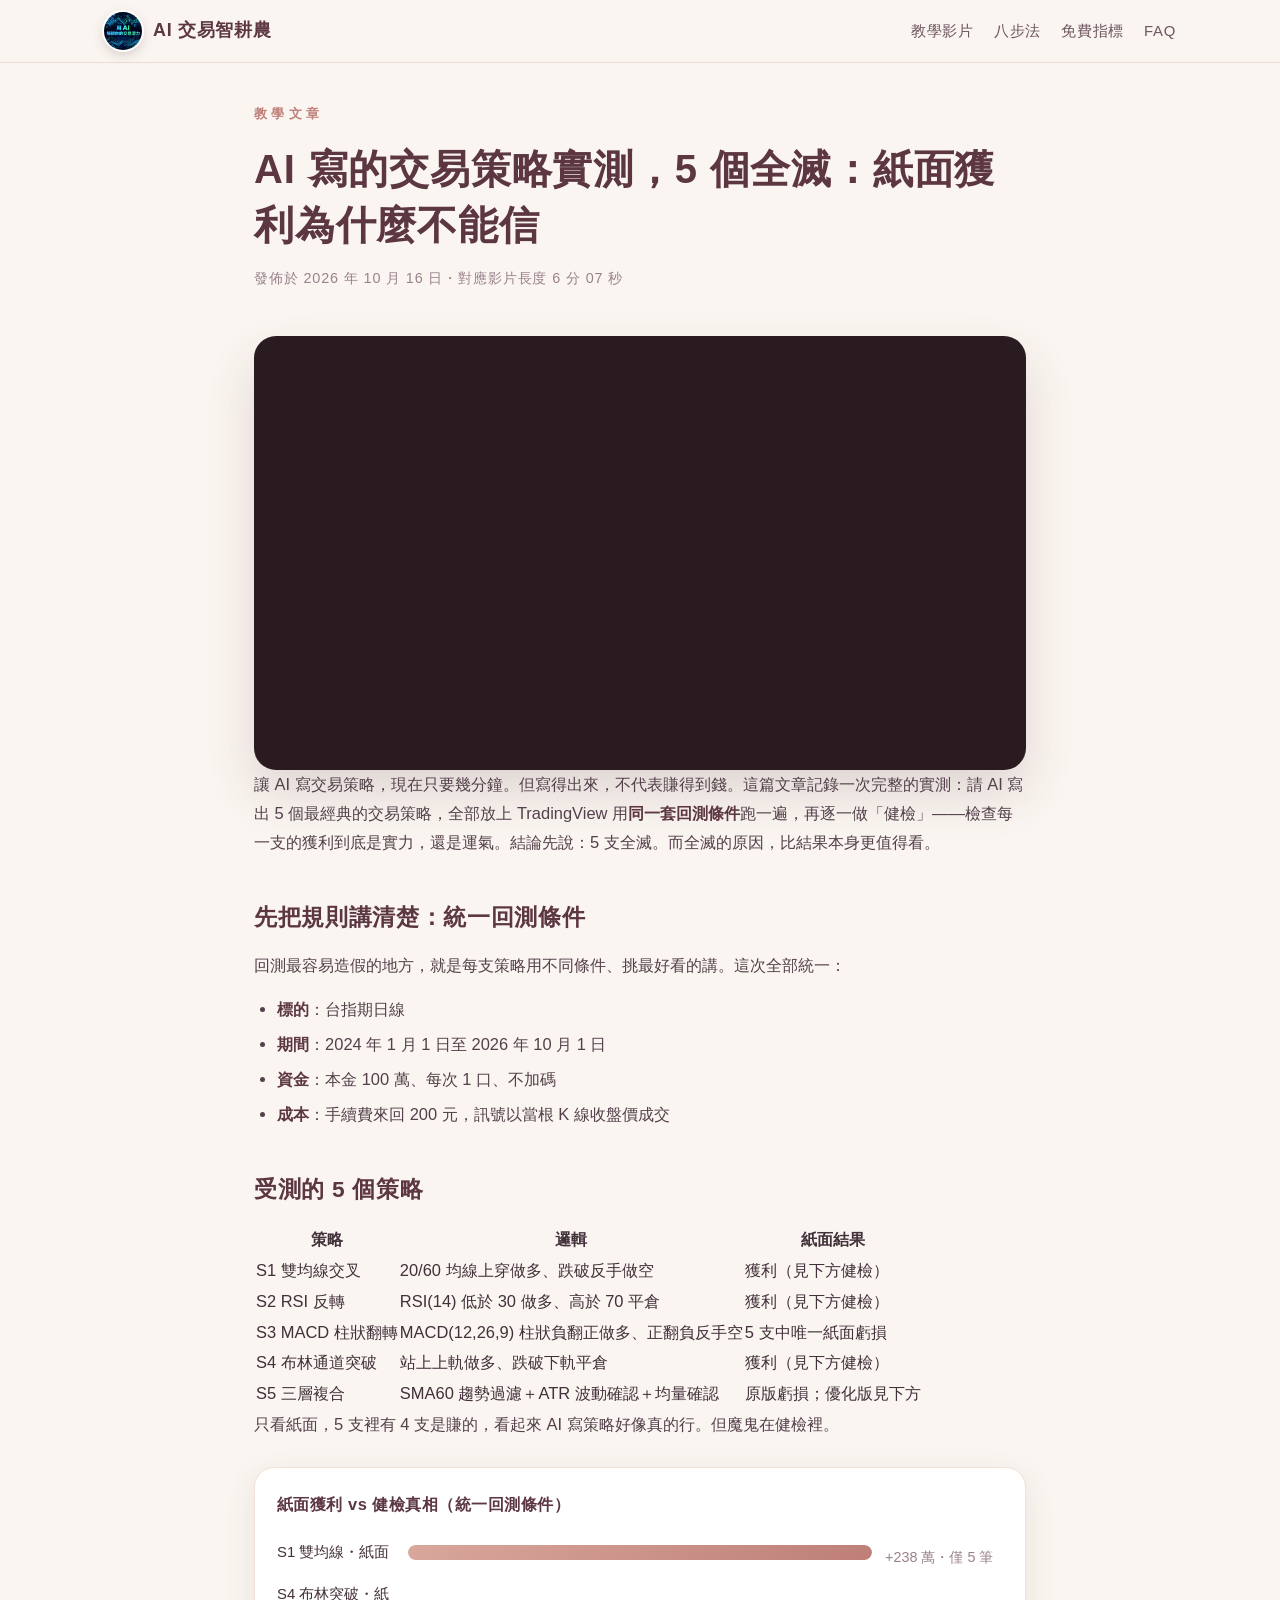
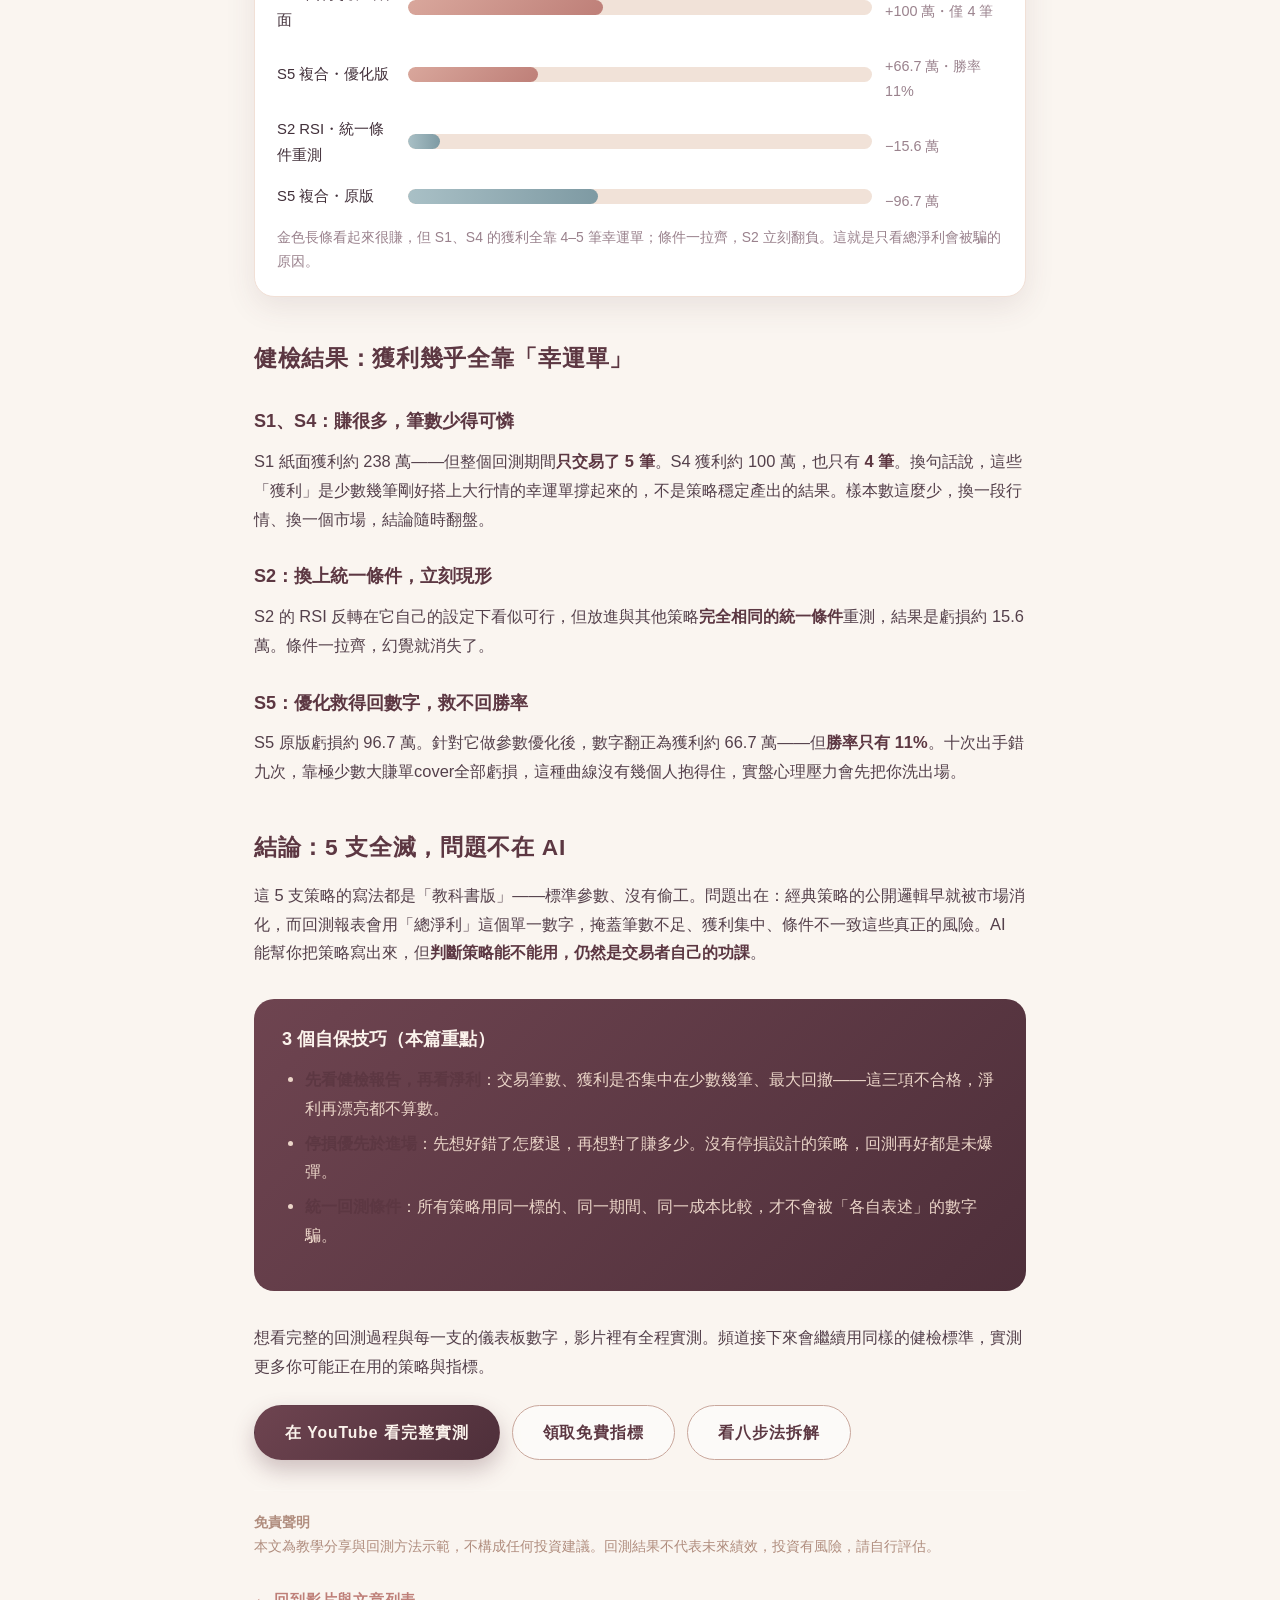
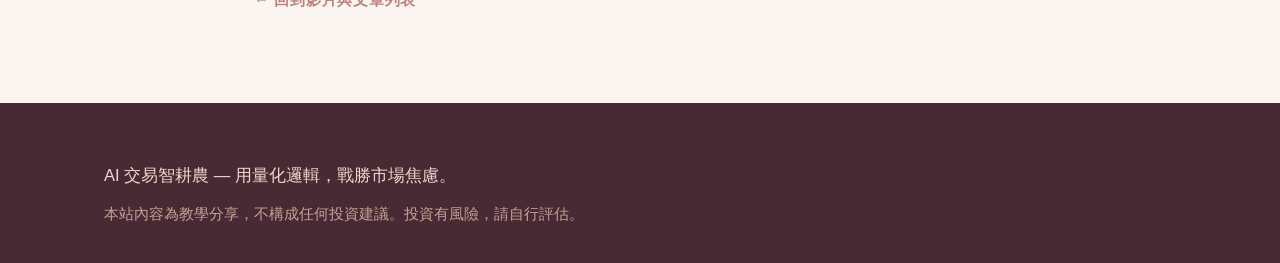
<file: articles/ai-strategies-backtest.html>
<!DOCTYPE html>
<html lang="zh-Hant-TW">
<head>
<meta charset="UTF-8">
<meta name="viewport" content="width=device-width, initial-scale=1.0">
<title>AI 寫的交易策略實測，5 個全滅：回測健檢怎麼做｜AI 交易智耕農</title>
<meta name="description" content="讓 AI 寫 5 個經典交易策略，用統一條件在台指期上回測——紙面獲利為什麼不能信？逐一健檢的結果與 3 個自保技巧，全部攤開給你看。">
<link rel="stylesheet" href="../styles.css">
<link rel="icon" href="../assets/logo.png">
</head>
<body>
<header class="site-header">
  <div class="wrap header-inner">
    <a class="brand" href="../index.html"><img src="../assets/logo.png" alt="AI 交易智耕農" width="34" height="34">AI 交易智耕農</a>
    <nav class="main-nav">
      <a href="../index.html#video">教學影片</a>
      <a href="../index.html#method">八步法</a>
      <a href="../index.html#indicators">免費指標</a>
      <a href="../index.html#faq">FAQ</a>
    </nav>
  </div>
</header>

<main class="article-main">
  <div class="article-hero">
    <p class="eyebrow">教學文章</p>
    <h1>AI 寫的交易策略實測，5 個全滅：紙面獲利為什麼不能信</h1>
    <p class="article-meta">發佈於 2026 年 10 月 16 日・對應影片長度 6 分 07 秒</p>
  </div>

  <div class="video-frame">
    <iframe src="https://www.youtube.com/embed/ZgA1xS8mGtY" title="AI 寫的交易策略實測，5 個全滅！我學到的 3 個自保技巧" loading="lazy" allow="accelerometer; autoplay; clipboard-write; encrypted-media; gyroscope; picture-in-picture; web-share" allowfullscreen referrerpolicy="strict-origin-when-cross-origin"></iframe>
  </div>

  <div class="article-body">
    <p>讓 AI 寫交易策略，現在只要幾分鐘。但寫得出來，不代表賺得到錢。這篇文章記錄一次完整的實測：請 AI 寫出 5 個最經典的交易策略，全部放上 TradingView 用<strong>同一套回測條件</strong>跑一遍，再逐一做「健檢」——檢查每一支的獲利到底是實力，還是運氣。結論先說：5 支全滅。而全滅的原因，比結果本身更值得看。</p>

    <h2>先把規則講清楚：統一回測條件</h2>
    <p>回測最容易造假的地方，就是每支策略用不同條件、挑最好看的講。這次全部統一：</p>
    <ul>
      <li><strong>標的</strong>：台指期日線</li>
      <li><strong>期間</strong>：2024 年 1 月 1 日至 2026 年 10 月 1 日</li>
      <li><strong>資金</strong>：本金 100 萬、每次 1 口、不加碼</li>
      <li><strong>成本</strong>：手續費來回 200 元，訊號以當根 K 線收盤價成交</li>
    </ul>

    <h2>受測的 5 個策略</h2>
    <table>
      <tr><th>策略</th><th>邏輯</th><th>紙面結果</th></tr>
      <tr><td>S1 雙均線交叉</td><td>20/60 均線上穿做多、跌破反手做空</td><td>獲利（見下方健檢）</td></tr>
      <tr><td>S2 RSI 反轉</td><td>RSI(14) 低於 30 做多、高於 70 平倉</td><td>獲利（見下方健檢）</td></tr>
      <tr><td>S3 MACD 柱狀翻轉</td><td>MACD(12,26,9) 柱狀負翻正做多、正翻負反手空</td><td>5 支中唯一紙面虧損</td></tr>
      <tr><td>S4 布林通道突破</td><td>站上上軌做多、跌破下軌平倉</td><td>獲利（見下方健檢）</td></tr>
      <tr><td>S5 三層複合</td><td>SMA60 趨勢過濾＋ATR 波動確認＋均量確認</td><td>原版虧損；優化版見下方</td></tr>
    </table>
    <p>只看紙面，5 支裡有 4 支是賺的，看起來 AI 寫策略好像真的行。但魔鬼在健檢裡。</p>

    <figure class="figure">
      <div class="fig-title">紙面獲利 vs 健檢真相（統一回測條件）</div>
      <div class="bars">
        <div class="bar-row"><span>S1 雙均線・紙面</span><div class="bar-track"><div class="bar-fill" style="width:100%"></div></div><span class="bar-note">+238 萬・僅 5 筆</span></div>
        <div class="bar-row"><span>S4 布林突破・紙面</span><div class="bar-track"><div class="bar-fill" style="width:42%"></div></div><span class="bar-note">+100 萬・僅 4 筆</span></div>
        <div class="bar-row"><span>S5 複合・優化版</span><div class="bar-track"><div class="bar-fill" style="width:28%"></div></div><span class="bar-note">+66.7 萬・勝率 11%</span></div>
        <div class="bar-row"><span>S2 RSI・統一條件重測</span><div class="bar-track"><div class="bar-fill neg" style="width:7%"></div></div><span class="bar-note">−15.6 萬</span></div>
        <div class="bar-row"><span>S5 複合・原版</span><div class="bar-track"><div class="bar-fill neg" style="width:41%"></div></div><span class="bar-note">−96.7 萬</span></div>
      </div>
      <figcaption class="fig-cap">金色長條看起來很賺，但 S1、S4 的獲利全靠 4–5 筆幸運單；條件一拉齊，S2 立刻翻負。這就是只看總淨利會被騙的原因。</figcaption>
    </figure>
    <h2>健檢結果：獲利幾乎全靠「幸運單」</h2>
    <h3>S1、S4：賺很多，筆數少得可憐</h3>
    <p>S1 紙面獲利約 238 萬——但整個回測期間<strong>只交易了 5 筆</strong>。S4 獲利約 100 萬，也只有 <strong>4 筆</strong>。換句話說，這些「獲利」是少數幾筆剛好搭上大行情的幸運單撐起來的，不是策略穩定產出的結果。樣本數這麼少，換一段行情、換一個市場，結論隨時翻盤。</p>
    <h3>S2：換上統一條件，立刻現形</h3>
    <p>S2 的 RSI 反轉在它自己的設定下看似可行，但放進與其他策略<strong>完全相同的統一條件</strong>重測，結果是虧損約 15.6 萬。條件一拉齊，幻覺就消失了。</p>
    <h3>S5：優化救得回數字，救不回勝率</h3>
    <p>S5 原版虧損約 96.7 萬。針對它做參數優化後，數字翻正為獲利約 66.7 萬——但<strong>勝率只有 11%</strong>。十次出手錯九次，靠極少數大賺單cover全部虧損，這種曲線沒有幾個人抱得住，實盤心理壓力會先把你洗出場。</p>

    <h2>結論：5 支全滅，問題不在 AI</h2>
    <p>這 5 支策略的寫法都是「教科書版」——標準參數、沒有偷工。問題出在：經典策略的公開邏輯早就被市場消化，而回測報表會用「總淨利」這個單一數字，掩蓋筆數不足、獲利集中、條件不一致這些真正的風險。AI 能幫你把策略寫出來，但<strong>判斷策略能不能用，仍然是交易者自己的功課</strong>。</p>

    <div class="takeaway">
      <h3>3 個自保技巧（本篇重點）</h3>
      <ul>
        <li><strong>先看健檢報告，再看淨利</strong>：交易筆數、獲利是否集中在少數幾筆、最大回撤——這三項不合格，淨利再漂亮都不算數。</li>
        <li><strong>停損優先於進場</strong>：先想好錯了怎麼退，再想對了賺多少。沒有停損設計的策略，回測再好都是未爆彈。</li>
        <li><strong>統一回測條件</strong>：所有策略用同一標的、同一期間、同一成本比較，才不會被「各自表述」的數字騙。</li>
      </ul>
    </div>

    <p>想看完整的回測過程與每一支的儀表板數字，影片裡有全程實測。頻道接下來會繼續用同樣的健檢標準，實測更多你可能正在用的策略與指標。</p>
  </div>

  <div class="cta-row">
    <a class="btn btn-gold" href="https://youtu.be/ZgA1xS8mGtY" target="_blank" rel="noopener">在 YouTube 看完整實測</a>
    <a class="btn btn-outline" href="../index.html#indicators">領取免費指標</a>
    <a class="btn btn-outline" href="../index.html#method">看八步法拆解</a>
  </div>

  <div class="disclaimer">
    <strong>免責聲明</strong>
    <p>本文為教學分享與回測方法示範，不構成任何投資建議。回測結果不代表未來績效，投資有風險，請自行評估。</p>
  </div>

  <a class="back-link" href="../index.html#video">← 回到影片與文章列表</a>
</main>

<footer class="site-footer">
  <div class="wrap footer-inner">
    <p>AI 交易智耕農 — 用量化邏輯，戰勝市場焦慮。</p>
    <p class="footer-note">本站內容為教學分享，不構成任何投資建議。投資有風險，請自行評估。</p>
  </div>
</footer>
</body>
</html>
</file>
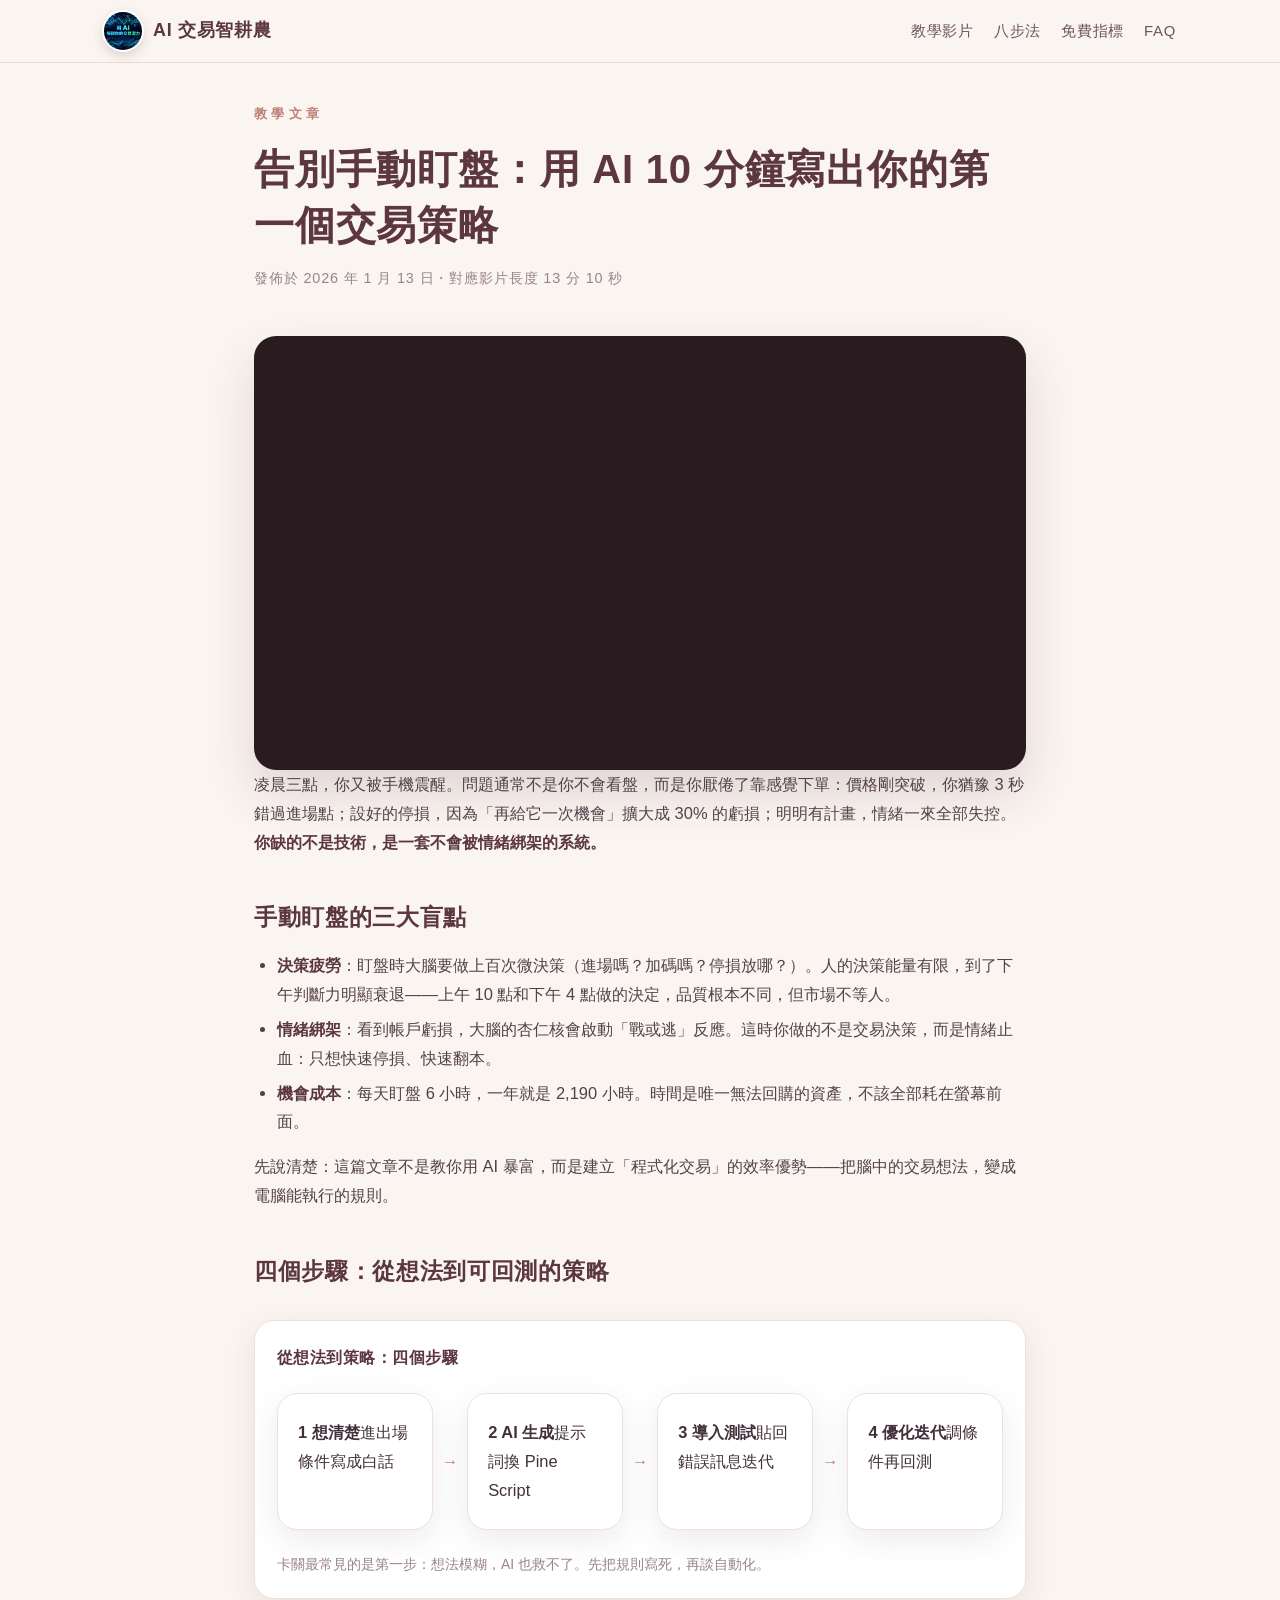
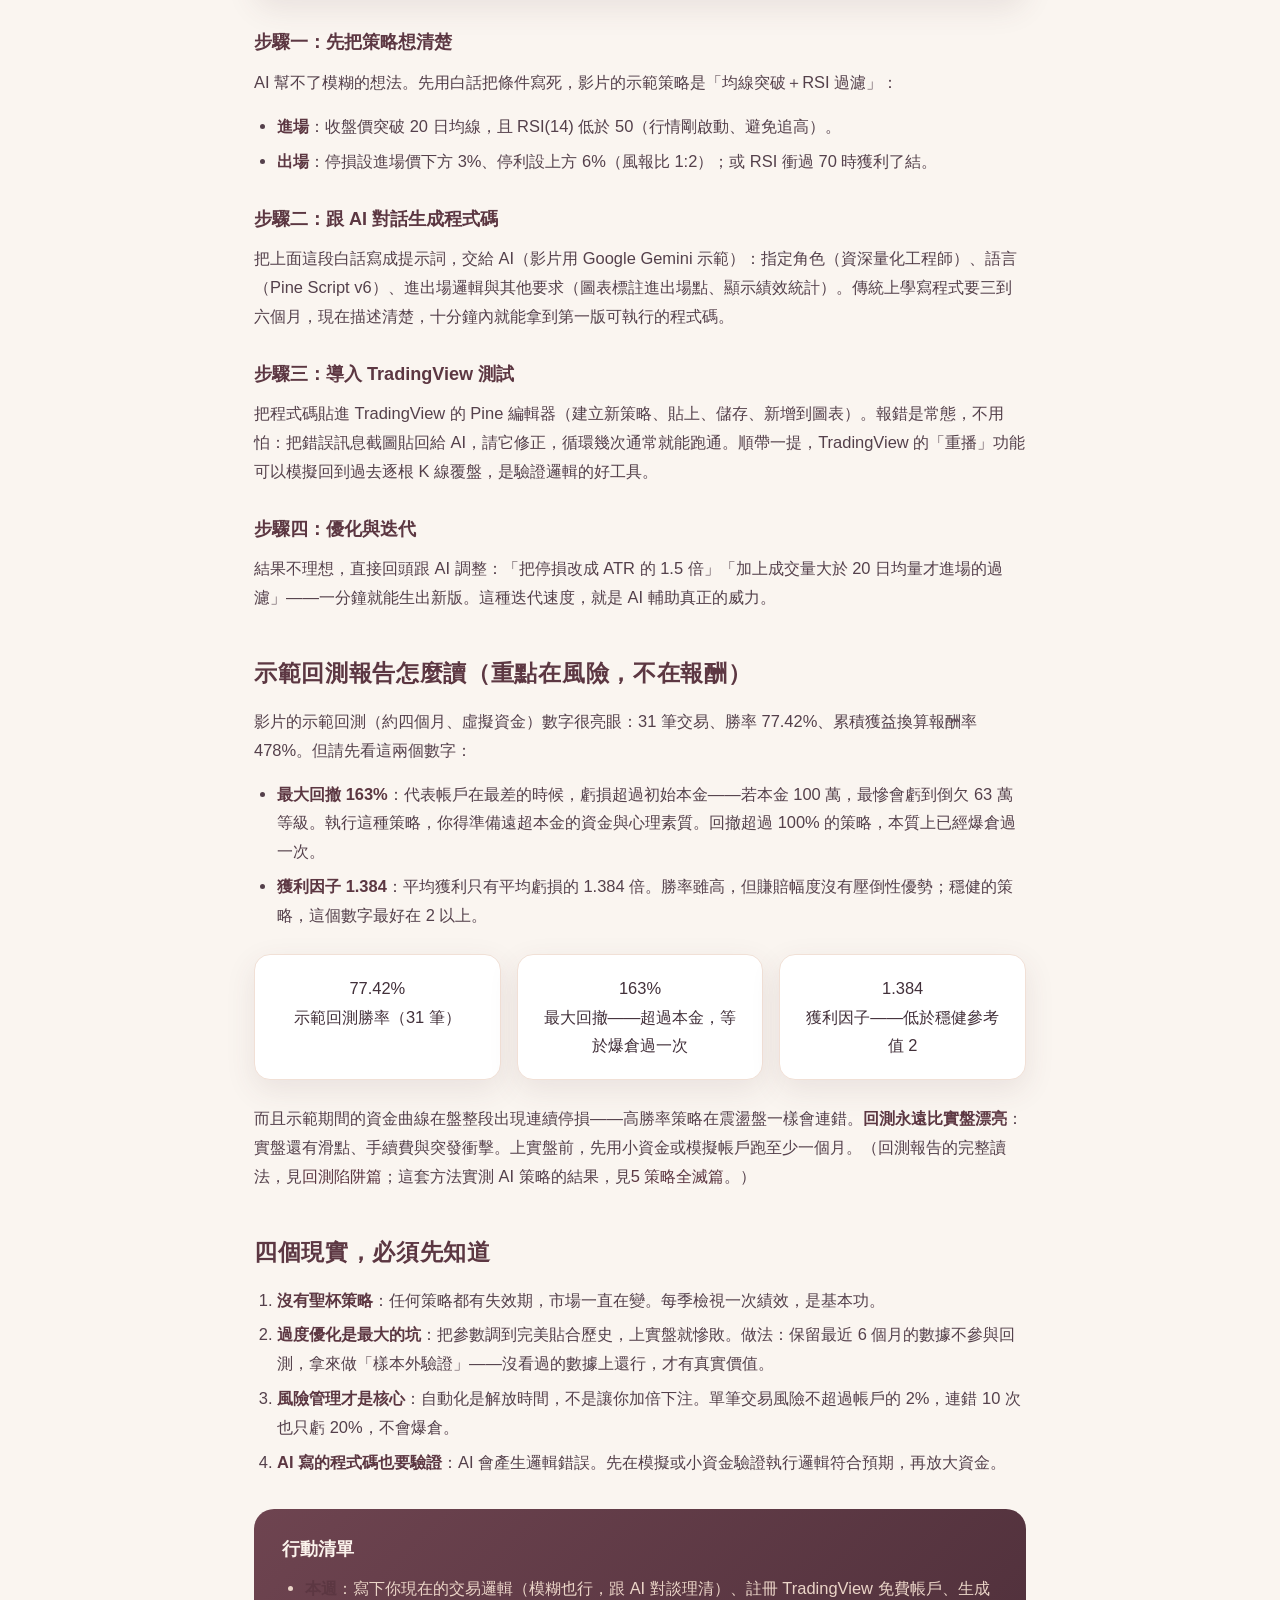
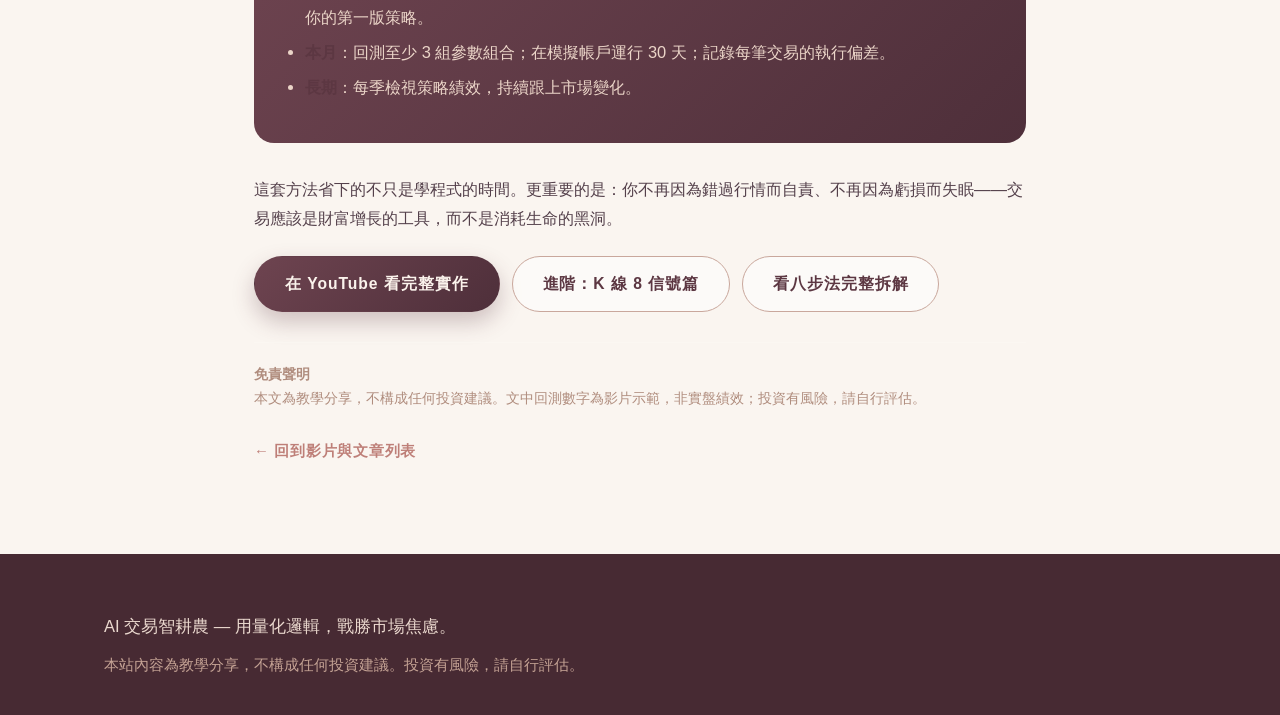
<file: articles/ai-strategy-10min.html>
<!DOCTYPE html>
<html lang="zh-Hant-TW">
<head>
<meta charset="UTF-8">
<meta name="viewport" content="width=device-width, initial-scale=1.0">
<title>告別手動盯盤：用 AI 10 分鐘寫出你的第一個交易策略｜AI 交易智耕農</title>
<meta name="description" content="盯盤的三大盲點：決策疲勞、情緒綁架、機會成本。把交易想法變成規則、用 AI 生成 Pine Script、導入 TradingView 回測——附一份示範回測報告的完整讀法與四個必避的坑。">
<link rel="stylesheet" href="../styles.css">
<link rel="icon" href="../assets/logo.png">
</head>
<body>
<header class="site-header">
  <div class="wrap header-inner">
    <a class="brand" href="../index.html"><img src="../assets/logo.png" alt="AI 交易智耕農" width="34" height="34">AI 交易智耕農</a>
    <nav class="main-nav">
      <a href="../index.html#video">教學影片</a>
      <a href="../index.html#method">八步法</a>
      <a href="../index.html#indicators">免費指標</a>
      <a href="../index.html#faq">FAQ</a>
    </nav>
  </div>
</header>

<main class="article-main">
  <div class="article-hero">
    <p class="eyebrow">教學文章</p>
    <h1>告別手動盯盤：用 AI 10 分鐘寫出你的第一個交易策略</h1>
    <p class="article-meta">發佈於 2026 年 1 月 13 日・對應影片長度 13 分 10 秒</p>
  </div>

  <div class="video-frame">
    <iframe src="https://www.youtube.com/embed/4i2jJHVF6Mk" title="告別手動盯盤！用 AI (Gemini) 10分鐘寫出獲利策略｜TradingView 程式交易入門教學" loading="lazy" allow="accelerometer; autoplay; clipboard-write; encrypted-media; gyroscope; picture-in-picture; web-share" allowfullscreen referrerpolicy="strict-origin-when-cross-origin"></iframe>
  </div>

  <div class="article-body">
    <p>凌晨三點，你又被手機震醒。問題通常不是你不會看盤，而是你厭倦了靠感覺下單：價格剛突破，你猶豫 3 秒錯過進場點；設好的停損，因為「再給它一次機會」擴大成 30% 的虧損；明明有計畫，情緒一來全部失控。<strong>你缺的不是技術，是一套不會被情緒綁架的系統。</strong></p>

    <h2>手動盯盤的三大盲點</h2>
    <ul>
      <li><strong>決策疲勞</strong>：盯盤時大腦要做上百次微決策（進場嗎？加碼嗎？停損放哪？）。人的決策能量有限，到了下午判斷力明顯衰退——上午 10 點和下午 4 點做的決定，品質根本不同，但市場不等人。</li>
      <li><strong>情緒綁架</strong>：看到帳戶虧損，大腦的杏仁核會啟動「戰或逃」反應。這時你做的不是交易決策，而是情緒止血：只想快速停損、快速翻本。</li>
      <li><strong>機會成本</strong>：每天盯盤 6 小時，一年就是 2,190 小時。時間是唯一無法回購的資產，不該全部耗在螢幕前面。</li>
    </ul>
    <p>先說清楚：這篇文章不是教你用 AI 暴富，而是建立「程式化交易」的效率優勢——把腦中的交易想法，變成電腦能執行的規則。</p>

    <h2>四個步驟：從想法到可回測的策略</h2>
    <figure class="figure">
      <div class="fig-title">從想法到策略：四個步驟</div>
      <div class="flow">
        <div class="step"><b>1 想清楚</b>進出場條件寫成白話</div><span class="arrow">→</span>
        <div class="step"><b>2 AI 生成</b>提示詞換 Pine Script</div><span class="arrow">→</span>
        <div class="step"><b>3 導入測試</b>貼回錯誤訊息迭代</div><span class="arrow">→</span>
        <div class="step"><b>4 優化迭代</b>調條件再回測</div>
      </div>
      <figcaption class="fig-cap">卡關最常見的是第一步：想法模糊，AI 也救不了。先把規則寫死，再談自動化。</figcaption>
    </figure>
    <h3>步驟一：先把策略想清楚</h3>
    <p>AI 幫不了模糊的想法。先用白話把條件寫死，影片的示範策略是「均線突破＋RSI 過濾」：</p>
    <ul>
      <li><strong>進場</strong>：收盤價突破 20 日均線，且 RSI(14) 低於 50（行情剛啟動、避免追高）。</li>
      <li><strong>出場</strong>：停損設進場價下方 3%、停利設上方 6%（風報比 1:2）；或 RSI 衝過 70 時獲利了結。</li>
    </ul>
    <h3>步驟二：跟 AI 對話生成程式碼</h3>
    <p>把上面這段白話寫成提示詞，交給 AI（影片用 Google Gemini 示範）：指定角色（資深量化工程師）、語言（Pine Script v6）、進出場邏輯與其他要求（圖表標註進出場點、顯示績效統計）。傳統上學寫程式要三到六個月，現在描述清楚，十分鐘內就能拿到第一版可執行的程式碼。</p>
    <h3>步驟三：導入 TradingView 測試</h3>
    <p>把程式碼貼進 TradingView 的 Pine 編輯器（建立新策略、貼上、儲存、新增到圖表）。報錯是常態，不用怕：把錯誤訊息截圖貼回給 AI，請它修正，循環幾次通常就能跑通。順帶一提，TradingView 的「重播」功能可以模擬回到過去逐根 K 線覆盤，是驗證邏輯的好工具。</p>
    <h3>步驟四：優化與迭代</h3>
    <p>結果不理想，直接回頭跟 AI 調整：「把停損改成 ATR 的 1.5 倍」「加上成交量大於 20 日均量才進場的過濾」——一分鐘就能生出新版。這種迭代速度，就是 AI 輔助真正的威力。</p>

    <h2>示範回測報告怎麼讀（重點在風險，不在報酬）</h2>
    <p>影片的示範回測（約四個月、虛擬資金）數字很亮眼：31 筆交易、勝率 77.42%、累積獲益換算報酬率 478%。但請先看這兩個數字：</p>
    <ul>
      <li><strong>最大回撤 163%</strong>：代表帳戶在最差的時候，虧損超過初始本金——若本金 100 萬，最慘會虧到倒欠 63 萬等級。執行這種策略，你得準備遠超本金的資金與心理素質。回撤超過 100% 的策略，本質上已經爆倉過一次。</li>
      <li><strong>獲利因子 1.384</strong>：平均獲利只有平均虧損的 1.384 倍。勝率雖高，但賺賠幅度沒有壓倒性優勢；穩健的策略，這個數字最好在 2 以上。</li>
    </ul>
    <div class="stat-row">
        <div class="stat"><div class="num">77.42%</div><div class="lbl">示範回測勝率（31 筆）</div></div>
        <div class="stat warn"><div class="num">163%</div><div class="lbl">最大回撤——超過本金，等於爆倉過一次</div></div>
        <div class="stat warn"><div class="num">1.384</div><div class="lbl">獲利因子——低於穩健參考值 2</div></div>
      </div>
    <p>而且示範期間的資金曲線在盤整段出現連續停損——高勝率策略在震盪盤一樣會連錯。<strong>回測永遠比實盤漂亮</strong>：實盤還有滑點、手續費與突發衝擊。上實盤前，先用小資金或模擬帳戶跑至少一個月。（回測報告的完整讀法，見<a href="backtest-traps.html">回測陷阱篇</a>；這套方法實測 AI 策略的結果，見<a href="ai-strategies-backtest.html">5 策略全滅篇</a>。）</p>

    <h2>四個現實，必須先知道</h2>
    <ol>
      <li><strong>沒有聖杯策略</strong>：任何策略都有失效期，市場一直在變。每季檢視一次績效，是基本功。</li>
      <li><strong>過度優化是最大的坑</strong>：把參數調到完美貼合歷史，上實盤就慘敗。做法：保留最近 6 個月的數據不參與回測，拿來做「樣本外驗證」——沒看過的數據上還行，才有真實價值。</li>
      <li><strong>風險管理才是核心</strong>：自動化是解放時間，不是讓你加倍下注。單筆交易風險不超過帳戶的 2%，連錯 10 次也只虧 20%，不會爆倉。</li>
      <li><strong>AI 寫的程式碼也要驗證</strong>：AI 會產生邏輯錯誤。先在模擬或小資金驗證執行邏輯符合預期，再放大資金。</li>
    </ol>

    <div class="takeaway">
      <h3>行動清單</h3>
      <ul>
        <li><strong>本週</strong>：寫下你現在的交易邏輯（模糊也行，跟 AI 對談理清）、註冊 TradingView 免費帳戶、生成你的第一版策略。</li>
        <li><strong>本月</strong>：回測至少 3 組參數組合；在模擬帳戶運行 30 天；記錄每筆交易的執行偏差。</li>
        <li><strong>長期</strong>：每季檢視策略績效，持續跟上市場變化。</li>
      </ul>
    </div>

    <p>這套方法省下的不只是學程式的時間。更重要的是：你不再因為錯過行情而自責、不再因為虧損而失眠——交易應該是財富增長的工具，而不是消耗生命的黑洞。</p>
  </div>

  <div class="cta-row">
    <a class="btn btn-gold" href="https://youtu.be/4i2jJHVF6Mk" target="_blank" rel="noopener">在 YouTube 看完整實作</a>
    <a class="btn btn-outline" href="candlestick-signals.html">進階：K 線 8 信號篇</a>
    <a class="btn btn-outline" href="../index.html#method">看八步法完整拆解</a>
  </div>

  <div class="disclaimer">
    <strong>免責聲明</strong>
    <p>本文為教學分享，不構成任何投資建議。文中回測數字為影片示範，非實盤績效；投資有風險，請自行評估。</p>
  </div>

  <a class="back-link" href="../index.html#video">← 回到影片與文章列表</a>
</main>

<footer class="site-footer">
  <div class="wrap footer-inner">
    <p>AI 交易智耕農 — 用量化邏輯，戰勝市場焦慮。</p>
    <p class="footer-note">本站內容為教學分享，不構成任何投資建議。投資有風險，請自行評估。</p>
  </div>
</footer>
</body>
</html>
</file>
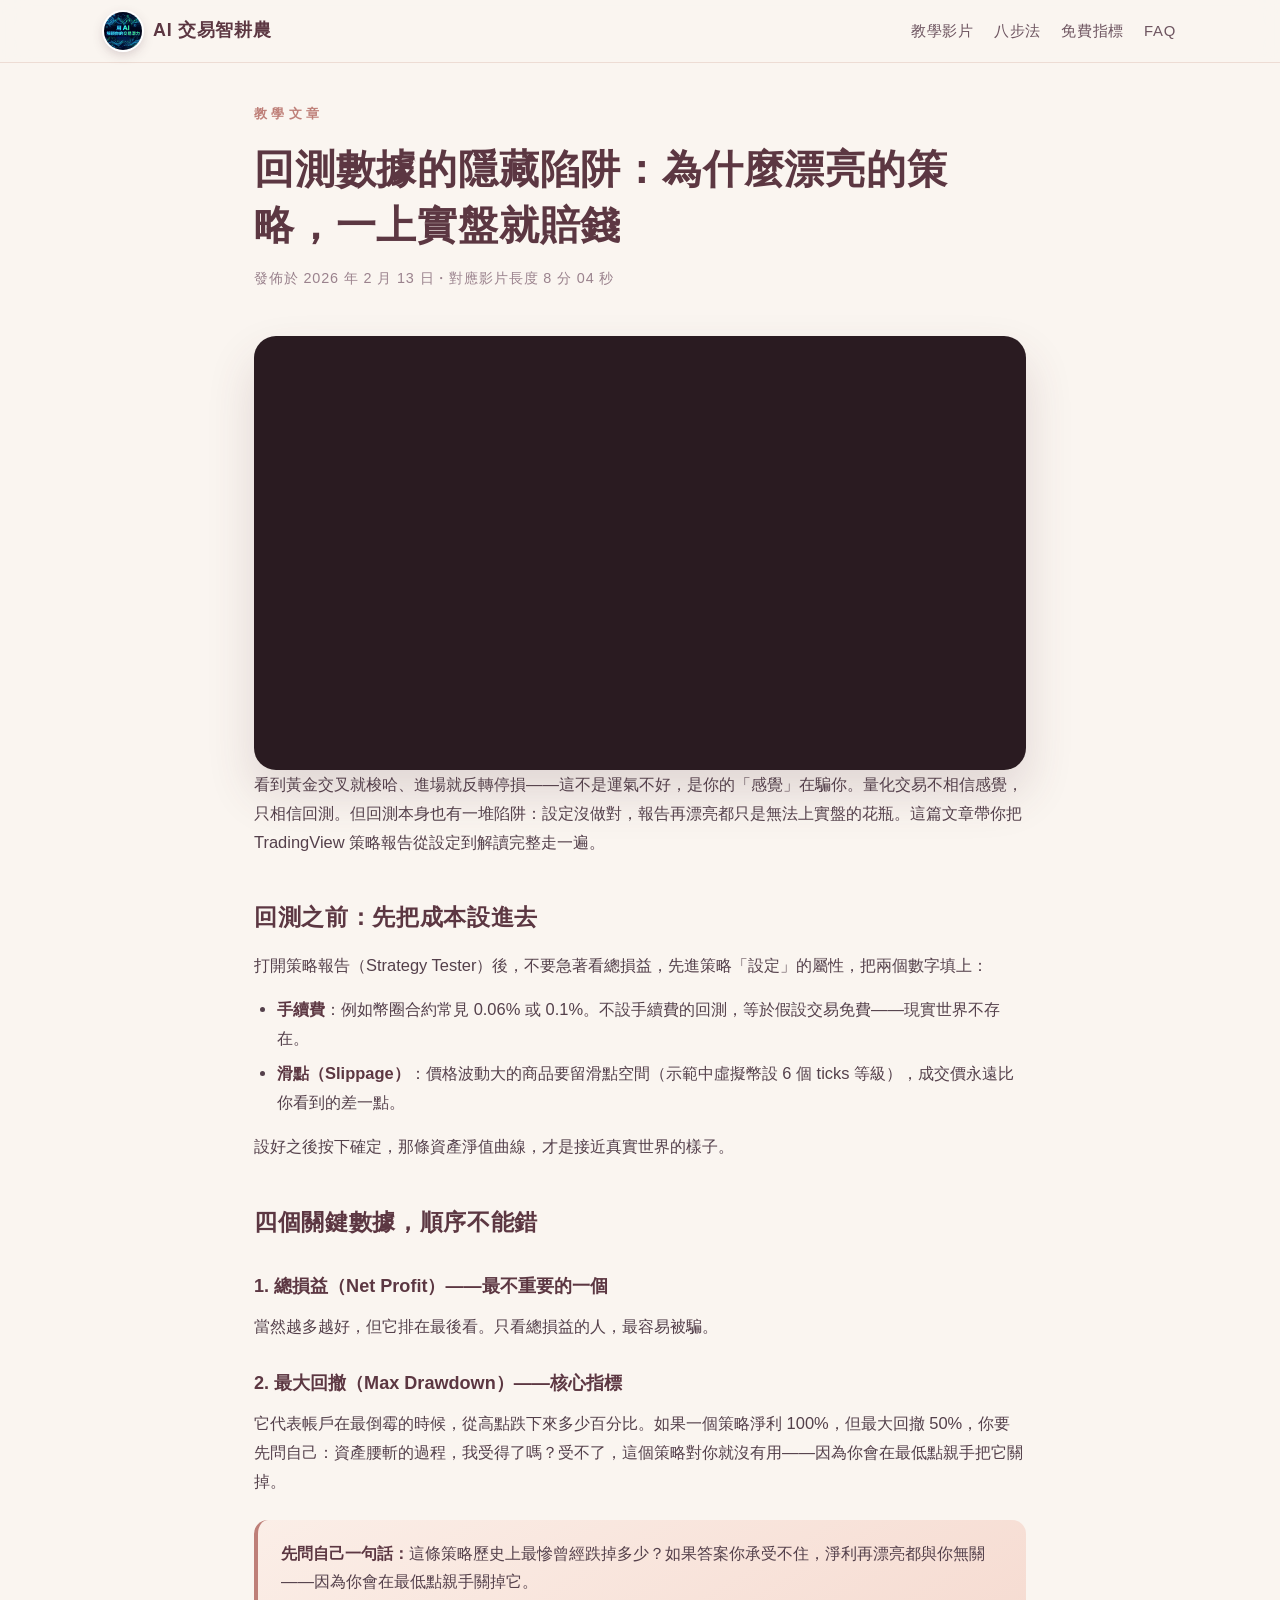
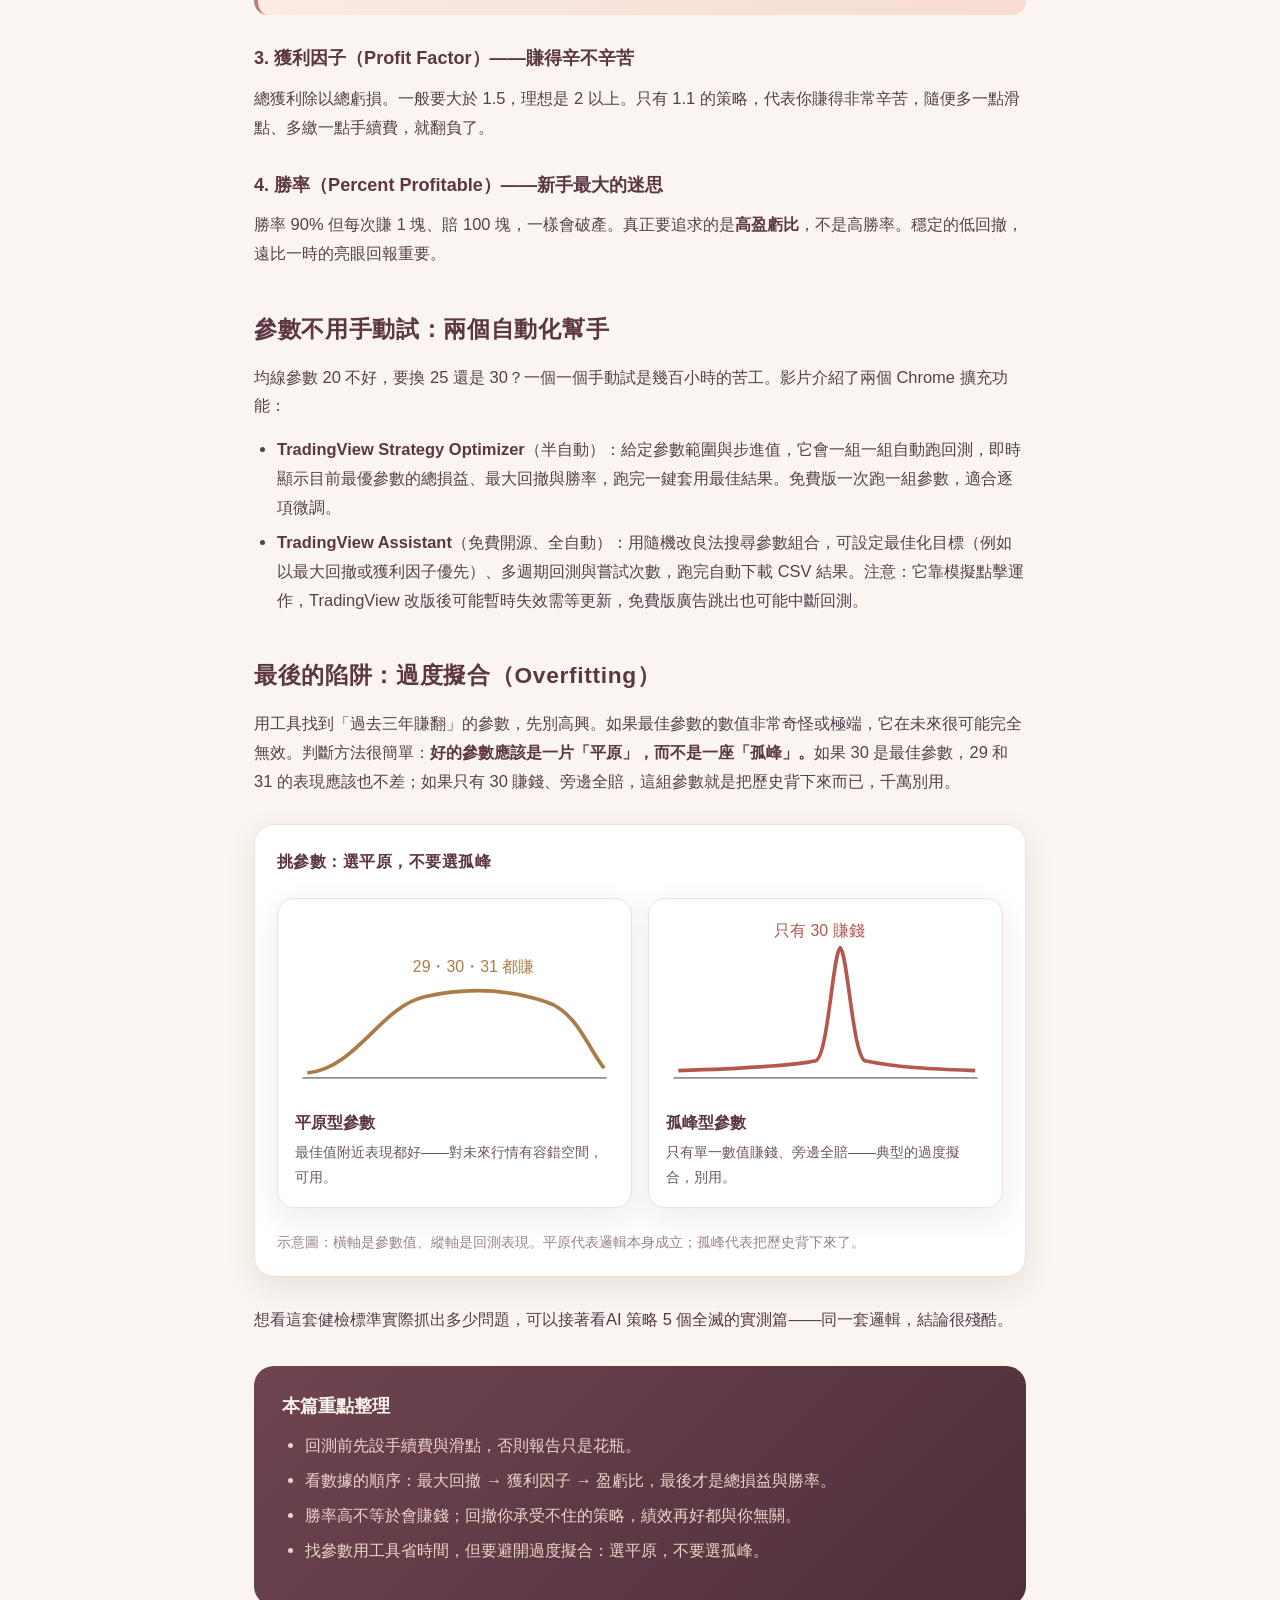
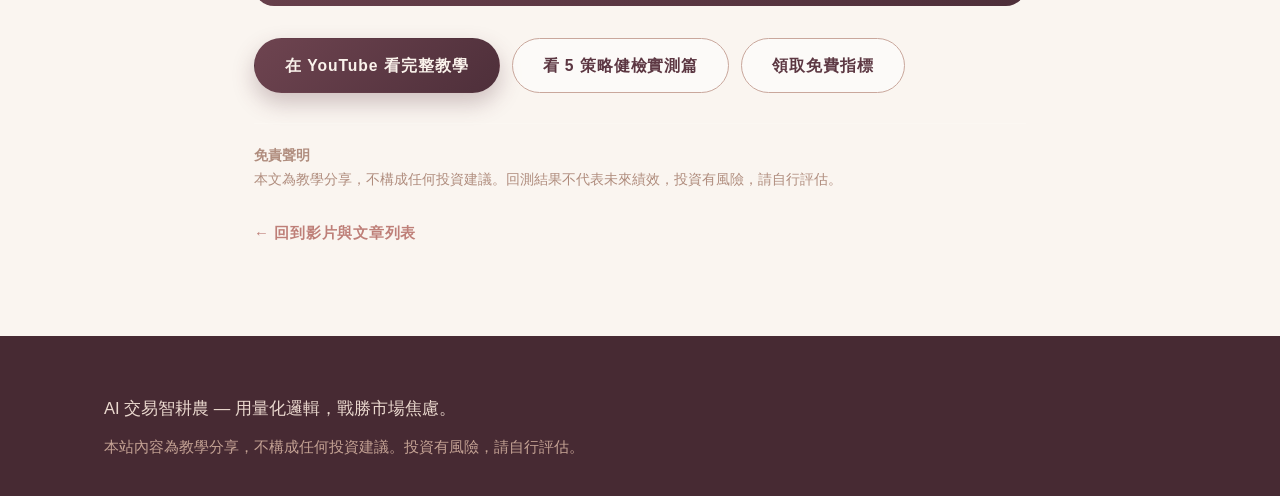
<file: articles/backtest-traps.html>
<!DOCTYPE html>
<html lang="zh-Hant-TW">
<head>
<meta charset="UTF-8">
<meta name="viewport" content="width=device-width, initial-scale=1.0">
<title>回測數據的隱藏陷阱：策略報告要這樣看，才不會一上實盤就賠錢｜AI 交易智耕農</title>
<meta name="description" content="總損益最會騙人。回測前先設手續費與滑點，再看懂最大回撤、獲利因子與勝率迷思，最後避開過度擬合——附兩個自動找參數的 Chrome 擴充功能。">
<link rel="stylesheet" href="../styles.css">
<link rel="icon" href="../assets/logo.png">
</head>
<body>
<header class="site-header">
  <div class="wrap header-inner">
    <a class="brand" href="../index.html"><img src="../assets/logo.png" alt="AI 交易智耕農" width="34" height="34">AI 交易智耕農</a>
    <nav class="main-nav">
      <a href="../index.html#video">教學影片</a>
      <a href="../index.html#method">八步法</a>
      <a href="../index.html#indicators">免費指標</a>
      <a href="../index.html#faq">FAQ</a>
    </nav>
  </div>
</header>

<main class="article-main">
  <div class="article-hero">
    <p class="eyebrow">教學文章</p>
    <h1>回測數據的隱藏陷阱：為什麼漂亮的策略，一上實盤就賠錢</h1>
    <p class="article-meta">發佈於 2026 年 2 月 13 日・對應影片長度 8 分 04 秒</p>
  </div>

  <div class="video-frame">
    <iframe src="https://www.youtube.com/embed/g3aEG--rXqw" title="完美的策略在實盤賠錢？3 分鐘看懂回測數據背後的「爆倉陷阱」" loading="lazy" allow="accelerometer; autoplay; clipboard-write; encrypted-media; gyroscope; picture-in-picture; web-share" allowfullscreen referrerpolicy="strict-origin-when-cross-origin"></iframe>
  </div>

  <div class="article-body">
    <p>看到黃金交叉就梭哈、進場就反轉停損——這不是運氣不好，是你的「感覺」在騙你。量化交易不相信感覺，只相信回測。但回測本身也有一堆陷阱：設定沒做對，報告再漂亮都只是無法上實盤的花瓶。這篇文章帶你把 TradingView 策略報告從設定到解讀完整走一遍。</p>

    <h2>回測之前：先把成本設進去</h2>
    <p>打開策略報告（Strategy Tester）後，不要急著看總損益，先進策略「設定」的屬性，把兩個數字填上：</p>
    <ul>
      <li><strong>手續費</strong>：例如幣圈合約常見 0.06% 或 0.1%。不設手續費的回測，等於假設交易免費——現實世界不存在。</li>
      <li><strong>滑點（Slippage）</strong>：價格波動大的商品要留滑點空間（示範中虛擬幣設 6 個 ticks 等級），成交價永遠比你看到的差一點。</li>
    </ul>
    <p>設好之後按下確定，那條資產淨值曲線，才是接近真實世界的樣子。</p>

    <h2>四個關鍵數據，順序不能錯</h2>
    <h3>1. 總損益（Net Profit）——最不重要的一個</h3>
    <p>當然越多越好，但它排在最後看。只看總損益的人，最容易被騙。</p>
    <h3>2. 最大回撤（Max Drawdown）——核心指標</h3>
    <p>它代表帳戶在最倒霉的時候，從高點跌下來多少百分比。如果一個策略淨利 100%，但最大回撤 50%，你要先問自己：資產腰斬的過程，我受得了嗎？受不了，這個策略對你就沒有用——因為你會在最低點親手把它關掉。</p>
    <div class="callout"><strong>先問自己一句話：</strong>這條策略歷史上最慘曾經跌掉多少？如果答案你承受不住，淨利再漂亮都與你無關——因為你會在最低點親手關掉它。</div>
    <h3>3. 獲利因子（Profit Factor）——賺得辛不辛苦</h3>
    <p>總獲利除以總虧損。一般要大於 1.5，理想是 2 以上。只有 1.1 的策略，代表你賺得非常辛苦，隨便多一點滑點、多繳一點手續費，就翻負了。</p>
    <h3>4. 勝率（Percent Profitable）——新手最大的迷思</h3>
    <p>勝率 90% 但每次賺 1 塊、賠 100 塊，一樣會破產。真正要追求的是<strong>高盈虧比</strong>，不是高勝率。穩定的低回撤，遠比一時的亮眼回報重要。</p>

    <h2>參數不用手動試：兩個自動化幫手</h2>
    <p>均線參數 20 不好，要換 25 還是 30？一個一個手動試是幾百小時的苦工。影片介紹了兩個 Chrome 擴充功能：</p>
    <ul>
      <li><strong>TradingView Strategy Optimizer</strong>（半自動）：給定參數範圍與步進值，它會一組一組自動跑回測，即時顯示目前最優參數的總損益、最大回撤與勝率，跑完一鍵套用最佳結果。免費版一次跑一組參數，適合逐項微調。</li>
      <li><strong>TradingView Assistant</strong>（免費開源、全自動）：用隨機改良法搜尋參數組合，可設定最佳化目標（例如以最大回撤或獲利因子優先）、多週期回測與嘗試次數，跑完自動下載 CSV 結果。注意：它靠模擬點擊運作，TradingView 改版後可能暫時失效需等更新，免費版廣告跳出也可能中斷回測。</li>
    </ul>

    <h2>最後的陷阱：過度擬合（Overfitting）</h2>
    <p>用工具找到「過去三年賺翻」的參數，先別高興。如果最佳參數的數值非常奇怪或極端，它在未來很可能完全無效。判斷方法很簡單：<strong>好的參數應該是一片「平原」，而不是一座「孤峰」。</strong>如果 30 是最佳參數，29 和 31 的表現應該也不差；如果只有 30 賺錢、旁邊全賠，這組參數就是把歷史背下來而已，千萬別用。</p>
    <figure class="figure">
      <div class="fig-title">挑參數：選平原，不要選孤峰</div>
      <div class="pattern-grid" style="grid-template-columns:1fr 1fr">
        <div class="pattern-card">
          <svg viewBox="0 0 260 150" role="img" aria-label="平原參數示意">
            <path d="M10,128 C50,124 70,74 105,66 C140,58 175,60 205,70 C230,78 240,110 252,124" fill="none" stroke="#AC7C48" stroke-width="3"/>
            <line x1="6" y1="132" x2="254" y2="132" stroke="#9A8A91" stroke-width="1.4"/>
            <text x="96" y="46" fill="#AC7C48" font-size="13">29・30・31 都賺</text>
          </svg>
          <h4>平原型參數</h4><p>最佳值附近表現都好——對未來行情有容錯空間，可用。</p>
        </div>
        <div class="pattern-card">
          <svg viewBox="0 0 260 150" role="img" aria-label="孤峰參數示意">
            <path d="M10,126 C70,124 105,122 122,118 C132,115 136,30 142,26 C148,30 152,112 162,118 C190,124 225,125 252,126" fill="none" stroke="#B4584E" stroke-width="3"/>
            <line x1="6" y1="132" x2="254" y2="132" stroke="#9A8A91" stroke-width="1.4"/>
            <text x="88" y="16" fill="#B4584E" font-size="13">只有 30 賺錢</text>
          </svg>
          <h4>孤峰型參數</h4><p>只有單一數值賺錢、旁邊全賠——典型的過度擬合，別用。</p>
        </div>
      </div>
      <figcaption class="fig-cap">示意圖：橫軸是參數值、縱軸是回測表現。平原代表邏輯本身成立；孤峰代表把歷史背下來了。</figcaption>
    </figure>
    <p>想看這套健檢標準實際抓出多少問題，可以接著看<a href="ai-strategies-backtest.html">AI 策略 5 個全滅的實測篇</a>——同一套邏輯，結論很殘酷。</p>

    <div class="takeaway">
      <h3>本篇重點整理</h3>
      <ul>
        <li>回測前先設手續費與滑點，否則報告只是花瓶。</li>
        <li>看數據的順序：最大回撤 → 獲利因子 → 盈虧比，最後才是總損益與勝率。</li>
        <li>勝率高不等於會賺錢；回撤你承受不住的策略，績效再好都與你無關。</li>
        <li>找參數用工具省時間，但要避開過度擬合：選平原，不要選孤峰。</li>
      </ul>
    </div>
  </div>

  <div class="cta-row">
    <a class="btn btn-gold" href="https://youtu.be/g3aEG--rXqw" target="_blank" rel="noopener">在 YouTube 看完整教學</a>
    <a class="btn btn-outline" href="ai-strategies-backtest.html">看 5 策略健檢實測篇</a>
    <a class="btn btn-outline" href="../index.html#indicators">領取免費指標</a>
  </div>

  <div class="disclaimer">
    <strong>免責聲明</strong>
    <p>本文為教學分享，不構成任何投資建議。回測結果不代表未來績效，投資有風險，請自行評估。</p>
  </div>

  <a class="back-link" href="../index.html#video">← 回到影片與文章列表</a>
</main>

<footer class="site-footer">
  <div class="wrap footer-inner">
    <p>AI 交易智耕農 — 用量化邏輯，戰勝市場焦慮。</p>
    <p class="footer-note">本站內容為教學分享，不構成任何投資建議。投資有風險，請自行評估。</p>
  </div>
</footer>
</body>
</html>
</file>
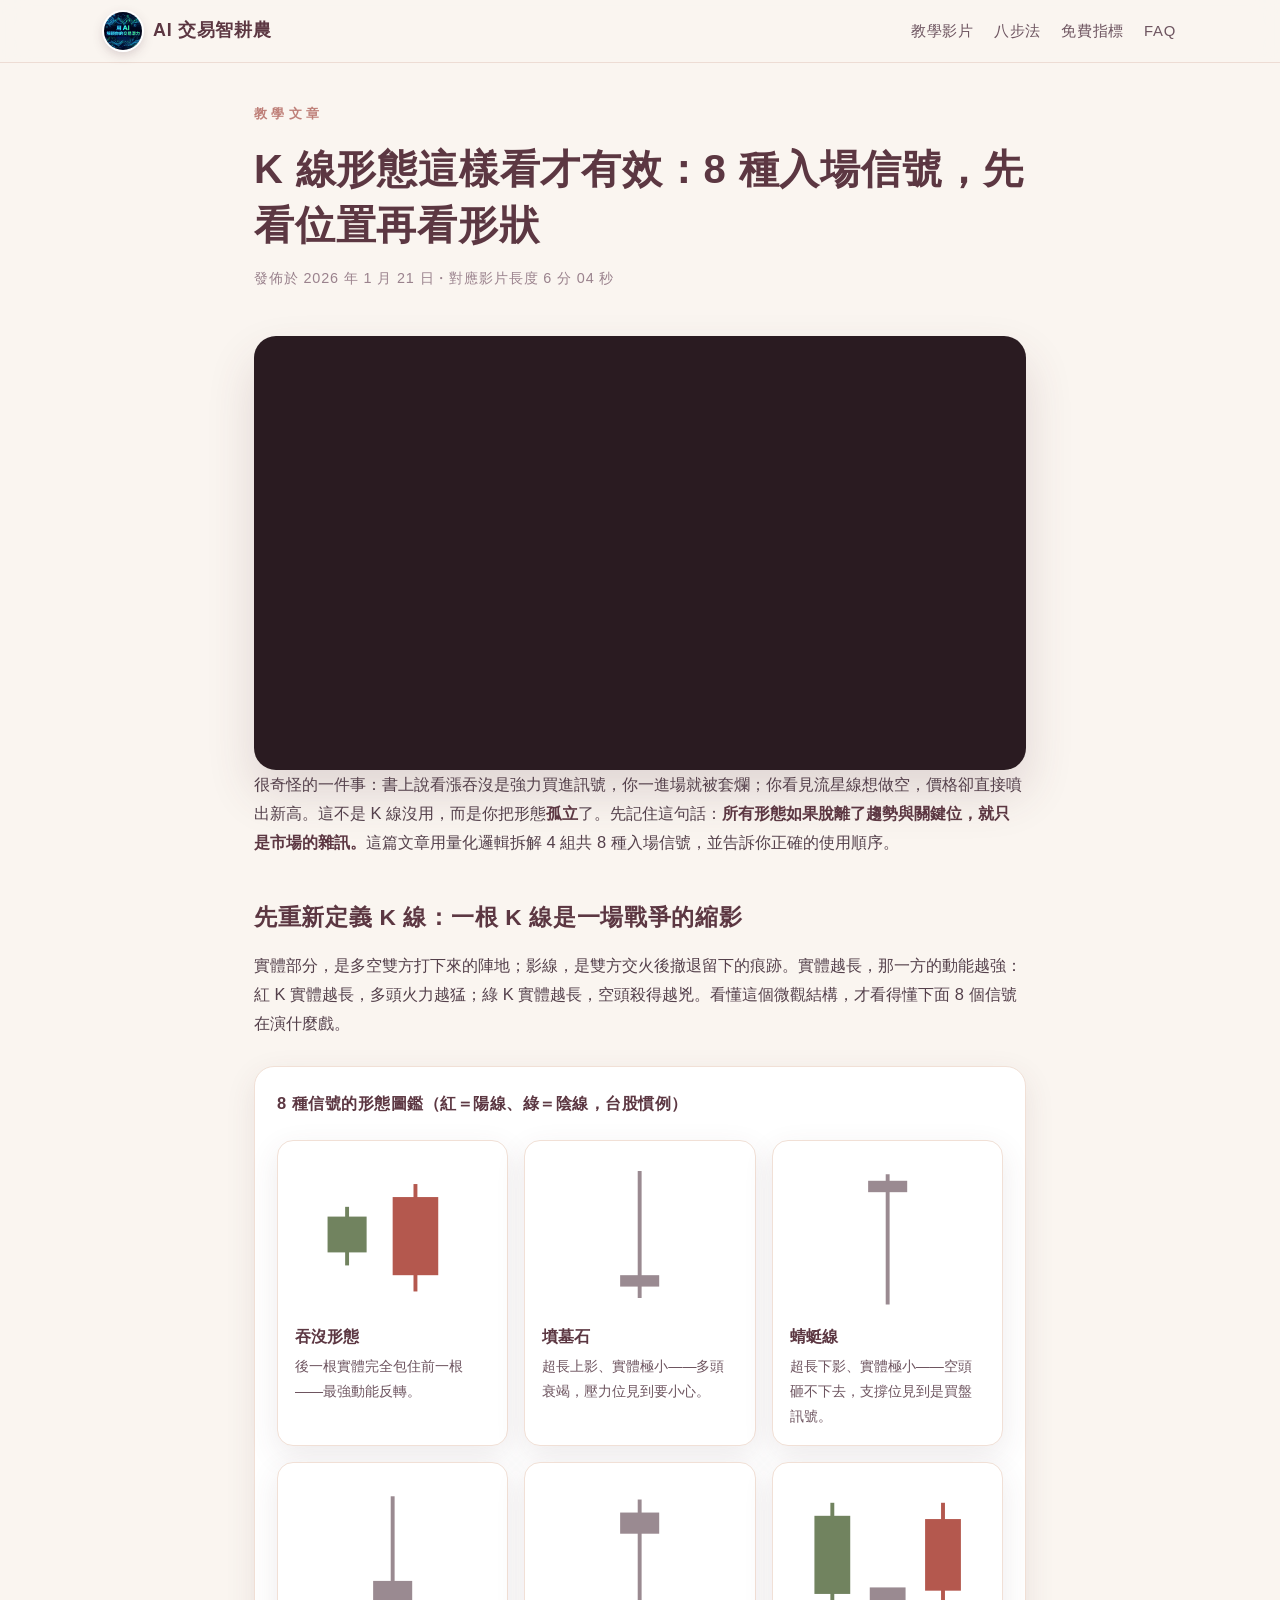
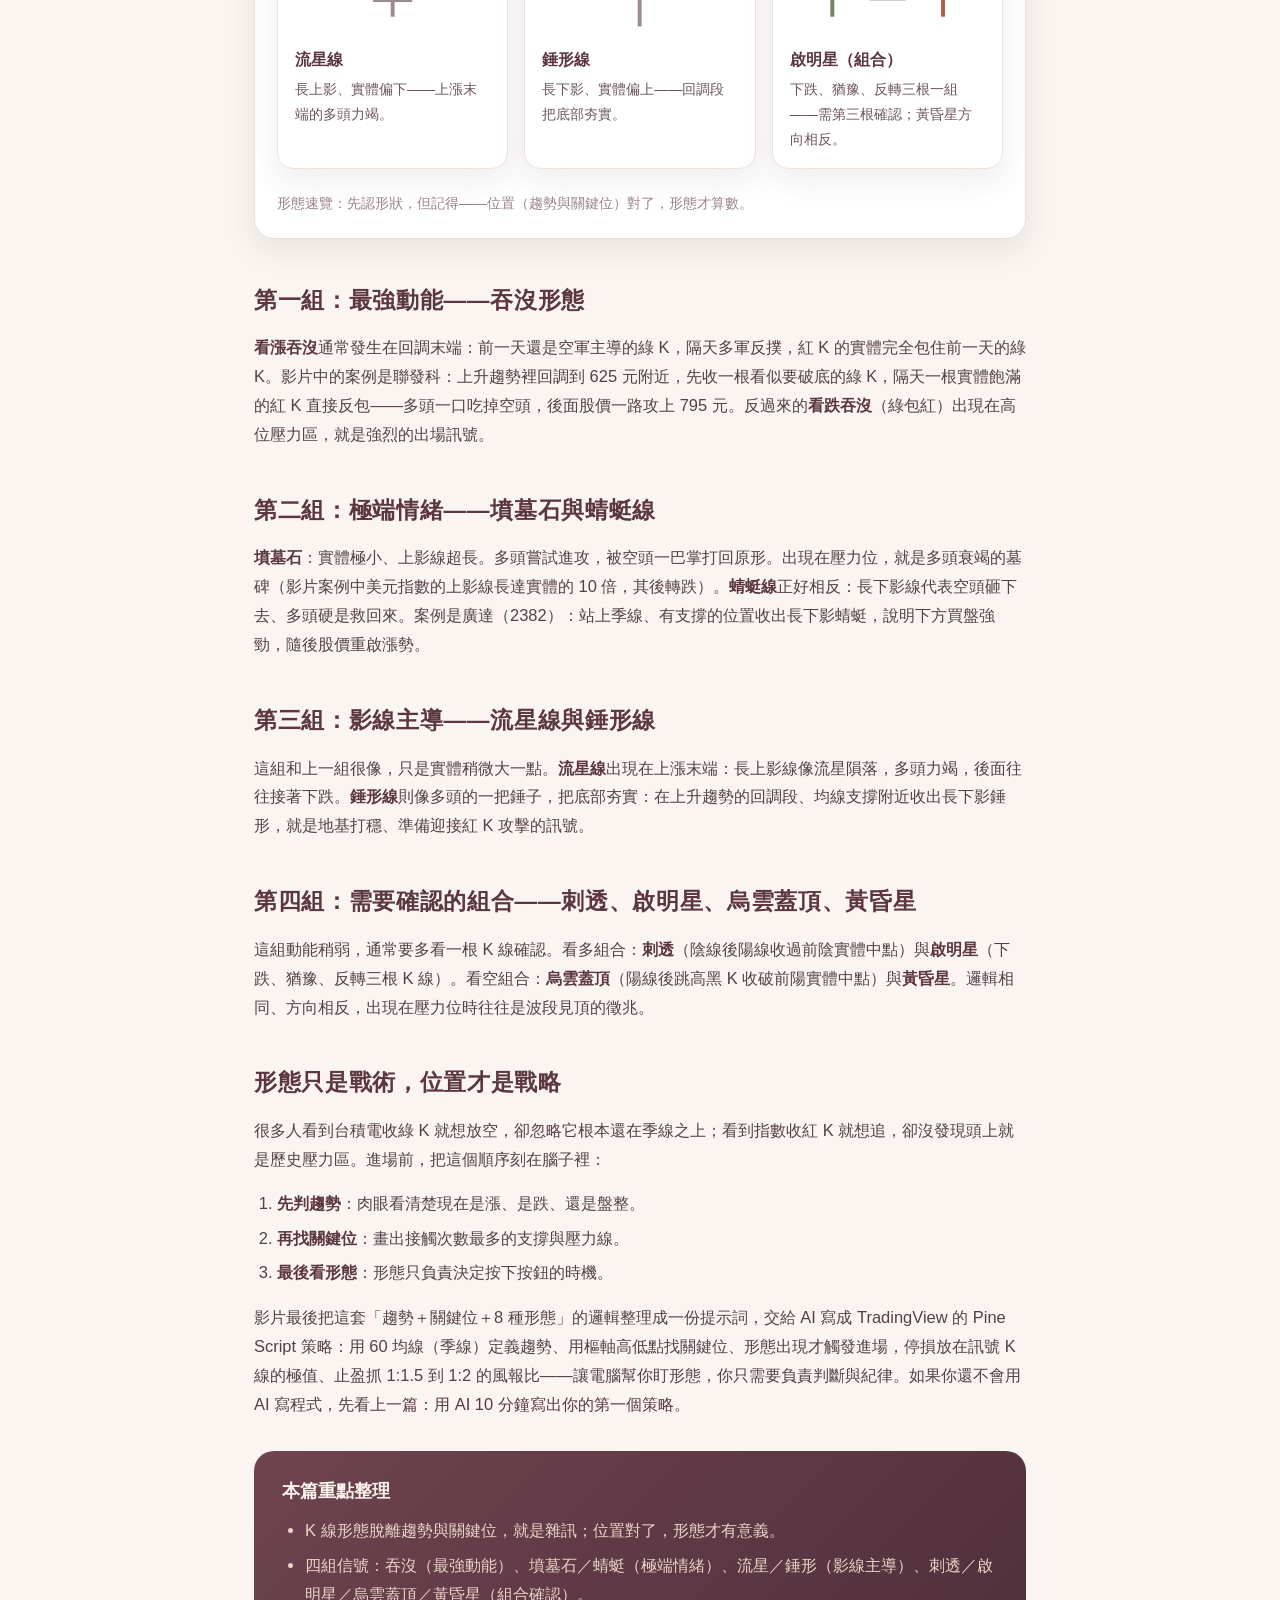
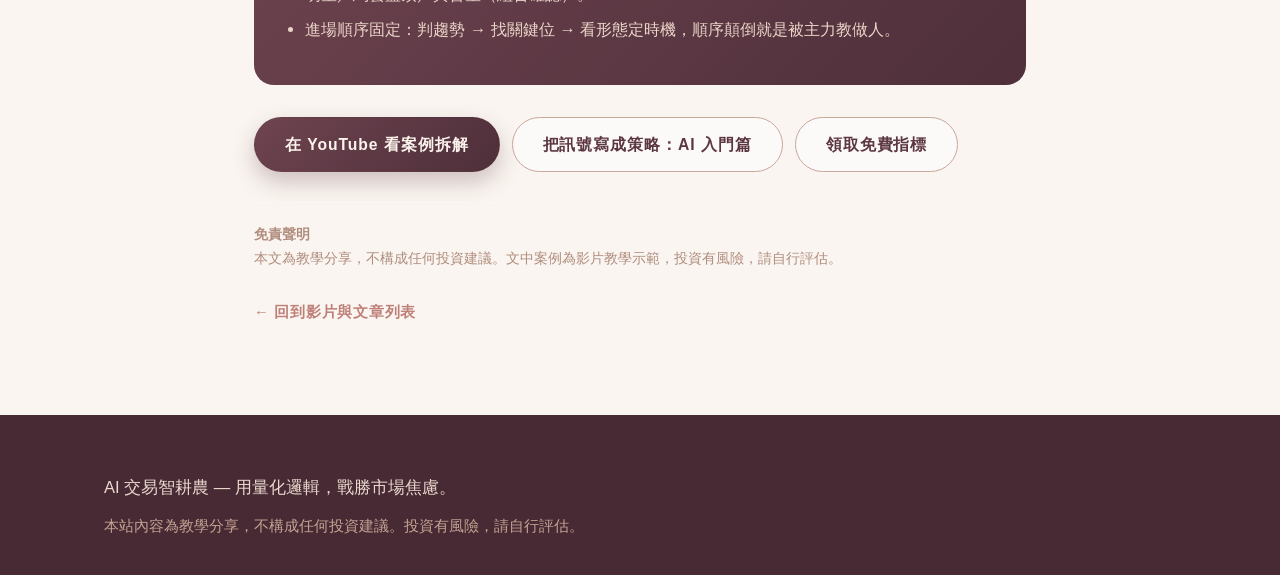
<file: articles/candlestick-signals.html>
<!DOCTYPE html>
<html lang="zh-Hant-TW">
<head>
<meta charset="UTF-8">
<meta name="viewport" content="width=device-width, initial-scale=1.0">
<title>K 線形態這樣看才有效：8 種入場信號＋趨勢與關鍵位｜AI 交易智耕農</title>
<meta name="description" content="看漲吞沒進場就被套？問題不在形態，在你把它孤立了。用量化邏輯拆解 4 組 8 種 K 線入場信號，並用「先判趨勢、再找關鍵位、最後看形態」的順序把它用對。">
<link rel="stylesheet" href="../styles.css">
<link rel="icon" href="../assets/logo.png">
</head>
<body>
<header class="site-header">
  <div class="wrap header-inner">
    <a class="brand" href="../index.html"><img src="../assets/logo.png" alt="AI 交易智耕農" width="34" height="34">AI 交易智耕農</a>
    <nav class="main-nav">
      <a href="../index.html#video">教學影片</a>
      <a href="../index.html#method">八步法</a>
      <a href="../index.html#indicators">免費指標</a>
      <a href="../index.html#faq">FAQ</a>
    </nav>
  </div>
</header>

<main class="article-main">
  <div class="article-hero">
    <p class="eyebrow">教學文章</p>
    <h1>K 線形態這樣看才有效：8 種入場信號，先看位置再看形狀</h1>
    <p class="article-meta">發佈於 2026 年 1 月 21 日・對應影片長度 6 分 04 秒</p>
  </div>

  <div class="video-frame">
    <iframe src="https://www.youtube.com/embed/aYiRxfB9tME" title="還在憑感覺進場！看K線無效的真相，用 AI 邏輯拆解 8 種「真正有效」的入場信號" loading="lazy" allow="accelerometer; autoplay; clipboard-write; encrypted-media; gyroscope; picture-in-picture; web-share" allowfullscreen referrerpolicy="strict-origin-when-cross-origin"></iframe>
  </div>

  <div class="article-body">
    <p>很奇怪的一件事：書上說看漲吞沒是強力買進訊號，你一進場就被套爛；你看見流星線想做空，價格卻直接噴出新高。這不是 K 線沒用，而是你把形態<strong>孤立</strong>了。先記住這句話：<strong>所有形態如果脫離了趨勢與關鍵位，就只是市場的雜訊。</strong>這篇文章用量化邏輯拆解 4 組共 8 種入場信號，並告訴你正確的使用順序。</p>

    <h2>先重新定義 K 線：一根 K 線是一場戰爭的縮影</h2>
    <p>實體部分，是多空雙方打下來的陣地；影線，是雙方交火後撤退留下的痕跡。實體越長，那一方的動能越強：紅 K 實體越長，多頭火力越猛；綠 K 實體越長，空頭殺得越兇。看懂這個微觀結構，才看得懂下面 8 個信號在演什麼戲。</p>

    <figure class="figure">
      <div class="fig-title">8 種信號的形態圖鑑（紅＝陽線、綠＝陰線，台股慣例）</div>
      <div class="pattern-grid">
        <div class="pattern-card">
          <svg viewBox="0 0 120 96"><line x1="32" y1="30" x2="32" y2="66" stroke="#71835F" stroke-width="2.4"/><rect x="20" y="36" width="24" height="22" fill="#71835F"/><line x1="74" y1="16" x2="74" y2="82" stroke="#B4584E" stroke-width="2.4"/><rect x="60" y="24" width="28" height="48" fill="#B4584E"/></svg>
          <h4>吞沒形態</h4><p>後一根實體完全包住前一根——最強動能反轉。</p>
        </div>
        <div class="pattern-card">
          <svg viewBox="0 0 120 96"><line x1="60" y1="8" x2="60" y2="86" stroke="#9A8A91" stroke-width="2.4"/><rect x="48" y="72" width="24" height="7" fill="#9A8A91"/></svg>
          <h4>墳墓石</h4><p>超長上影、實體極小——多頭衰竭，壓力位見到要小心。</p>
        </div>
        <div class="pattern-card">
          <svg viewBox="0 0 120 96"><line x1="60" y1="10" x2="60" y2="90" stroke="#9A8A91" stroke-width="2.4"/><rect x="48" y="14" width="24" height="7" fill="#9A8A91"/></svg>
          <h4>蜻蜓線</h4><p>超長下影、實體極小——空頭砸不下去，支撐位見到是買盤訊號。</p>
        </div>
        <div class="pattern-card">
          <svg viewBox="0 0 120 96"><line x1="60" y1="10" x2="60" y2="84" stroke="#9A8A91" stroke-width="2.4"/><rect x="48" y="62" width="24" height="13" fill="#9A8A91"/></svg>
          <h4>流星線</h4><p>長上影、實體偏下——上漲末端的多頭力竭。</p>
        </div>
        <div class="pattern-card">
          <svg viewBox="0 0 120 96"><line x1="60" y1="12" x2="60" y2="90" stroke="#9A8A91" stroke-width="2.4"/><rect x="48" y="20" width="24" height="13" fill="#9A8A91"/></svg>
          <h4>錘形線</h4><p>長下影、實體偏上——回調段把底部夯實。</p>
        </div>
        <div class="pattern-card">
          <svg viewBox="0 0 120 96"><line x1="26" y1="14" x2="26" y2="84" stroke="#71835F" stroke-width="2.4"/><rect x="15" y="22" width="22" height="48" fill="#71835F"/><rect x="49" y="66" width="22" height="8" fill="#9A8A91"/><line x1="94" y1="14" x2="94" y2="84" stroke="#B4584E" stroke-width="2.4"/><rect x="83" y="24" width="22" height="44" fill="#B4584E"/></svg>
          <h4>啟明星（組合）</h4><p>下跌、猶豫、反轉三根一組——需第三根確認；黃昏星方向相反。</p>
        </div>
      </div>
      <figcaption class="fig-cap">形態速覽：先認形狀，但記得——位置（趨勢與關鍵位）對了，形態才算數。</figcaption>
    </figure>
    <h2>第一組：最強動能——吞沒形態</h2>
    <p><strong>看漲吞沒</strong>通常發生在回調末端：前一天還是空軍主導的綠 K，隔天多軍反撲，紅 K 的實體完全包住前一天的綠 K。影片中的案例是聯發科：上升趨勢裡回調到 625 元附近，先收一根看似要破底的綠 K，隔天一根實體飽滿的紅 K 直接反包——多頭一口吃掉空頭，後面股價一路攻上 795 元。反過來的<strong>看跌吞沒</strong>（綠包紅）出現在高位壓力區，就是強烈的出場訊號。</p>

    <h2>第二組：極端情緒——墳墓石與蜻蜓線</h2>
    <p><strong>墳墓石</strong>：實體極小、上影線超長。多頭嘗試進攻，被空頭一巴掌打回原形。出現在壓力位，就是多頭衰竭的墓碑（影片案例中美元指數的上影線長達實體的 10 倍，其後轉跌）。<strong>蜻蜓線</strong>正好相反：長下影線代表空頭砸下去、多頭硬是救回來。案例是廣達（2382）：站上季線、有支撐的位置收出長下影蜻蜓，說明下方買盤強勁，隨後股價重啟漲勢。</p>

    <h2>第三組：影線主導——流星線與錘形線</h2>
    <p>這組和上一組很像，只是實體稍微大一點。<strong>流星線</strong>出現在上漲末端：長上影線像流星隕落，多頭力竭，後面往往接著下跌。<strong>錘形線</strong>則像多頭的一把錘子，把底部夯實：在上升趨勢的回調段、均線支撐附近收出長下影錘形，就是地基打穩、準備迎接紅 K 攻擊的訊號。</p>

    <h2>第四組：需要確認的組合——刺透、啟明星、烏雲蓋頂、黃昏星</h2>
    <p>這組動能稍弱，通常要多看一根 K 線確認。看多組合：<strong>刺透</strong>（陰線後陽線收過前陰實體中點）與<strong>啟明星</strong>（下跌、猶豫、反轉三根 K 線）。看空組合：<strong>烏雲蓋頂</strong>（陽線後跳高黑 K 收破前陽實體中點）與<strong>黃昏星</strong>。邏輯相同、方向相反，出現在壓力位時往往是波段見頂的徵兆。</p>

    <h2>形態只是戰術，位置才是戰略</h2>
    <p>很多人看到台積電收綠 K 就想放空，卻忽略它根本還在季線之上；看到指數收紅 K 就想追，卻沒發現頭上就是歷史壓力區。進場前，把這個順序刻在腦子裡：</p>
    <ol>
      <li><strong>先判趨勢</strong>：肉眼看清楚現在是漲、是跌、還是盤整。</li>
      <li><strong>再找關鍵位</strong>：畫出接觸次數最多的支撐與壓力線。</li>
      <li><strong>最後看形態</strong>：形態只負責決定按下按鈕的時機。</li>
    </ol>
    <p>影片最後把這套「趨勢＋關鍵位＋8 種形態」的邏輯整理成一份提示詞，交給 AI 寫成 TradingView 的 Pine Script 策略：用 60 均線（季線）定義趨勢、用樞軸高低點找關鍵位、形態出現才觸發進場，停損放在訊號 K 線的極值、止盈抓 1:1.5 到 1:2 的風報比——讓電腦幫你盯形態，你只需要負責判斷與紀律。如果你還不會用 AI 寫程式，先看<a href="ai-strategy-10min.html">上一篇：用 AI 10 分鐘寫出你的第一個策略</a>。</p>

    <div class="takeaway">
      <h3>本篇重點整理</h3>
      <ul>
        <li>K 線形態脫離趨勢與關鍵位，就是雜訊；位置對了，形態才有意義。</li>
        <li>四組信號：吞沒（最強動能）、墳墓石／蜻蜓（極端情緒）、流星／錘形（影線主導）、刺透／啟明星／烏雲蓋頂／黃昏星（組合確認）。</li>
        <li>進場順序固定：判趨勢 → 找關鍵位 → 看形態定時機，順序顛倒就是被主力教做人。</li>
      </ul>
    </div>
  </div>

  <div class="cta-row">
    <a class="btn btn-gold" href="https://youtu.be/aYiRxfB9tME" target="_blank" rel="noopener">在 YouTube 看案例拆解</a>
    <a class="btn btn-outline" href="ai-strategy-10min.html">把訊號寫成策略：AI 入門篇</a>
    <a class="btn btn-outline" href="../index.html#indicators">領取免費指標</a>
  </div>

  <div class="disclaimer">
    <strong>免責聲明</strong>
    <p>本文為教學分享，不構成任何投資建議。文中案例為影片教學示範，投資有風險，請自行評估。</p>
  </div>

  <a class="back-link" href="../index.html#video">← 回到影片與文章列表</a>
</main>

<footer class="site-footer">
  <div class="wrap footer-inner">
    <p>AI 交易智耕農 — 用量化邏輯，戰勝市場焦慮。</p>
    <p class="footer-note">本站內容為教學分享，不構成任何投資建議。投資有風險，請自行評估。</p>
  </div>
</footer>
</body>
</html>
</file>
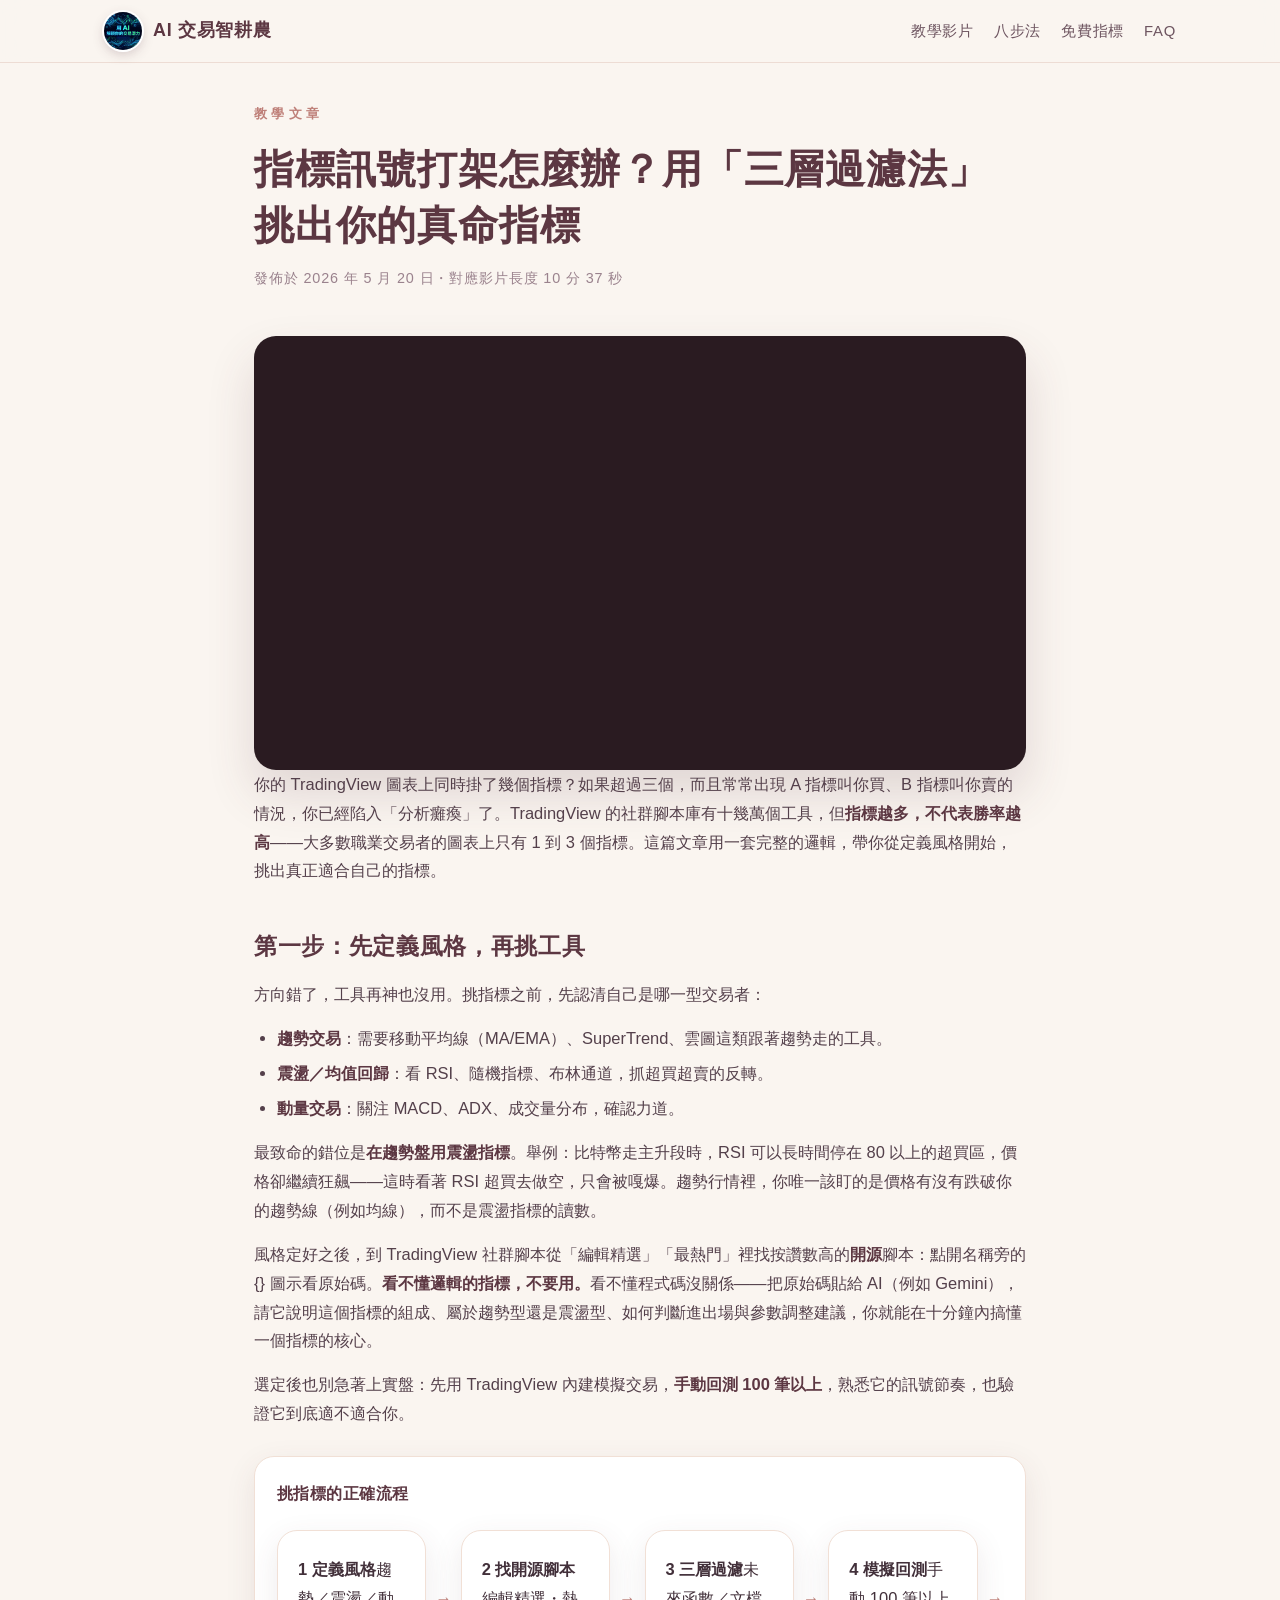
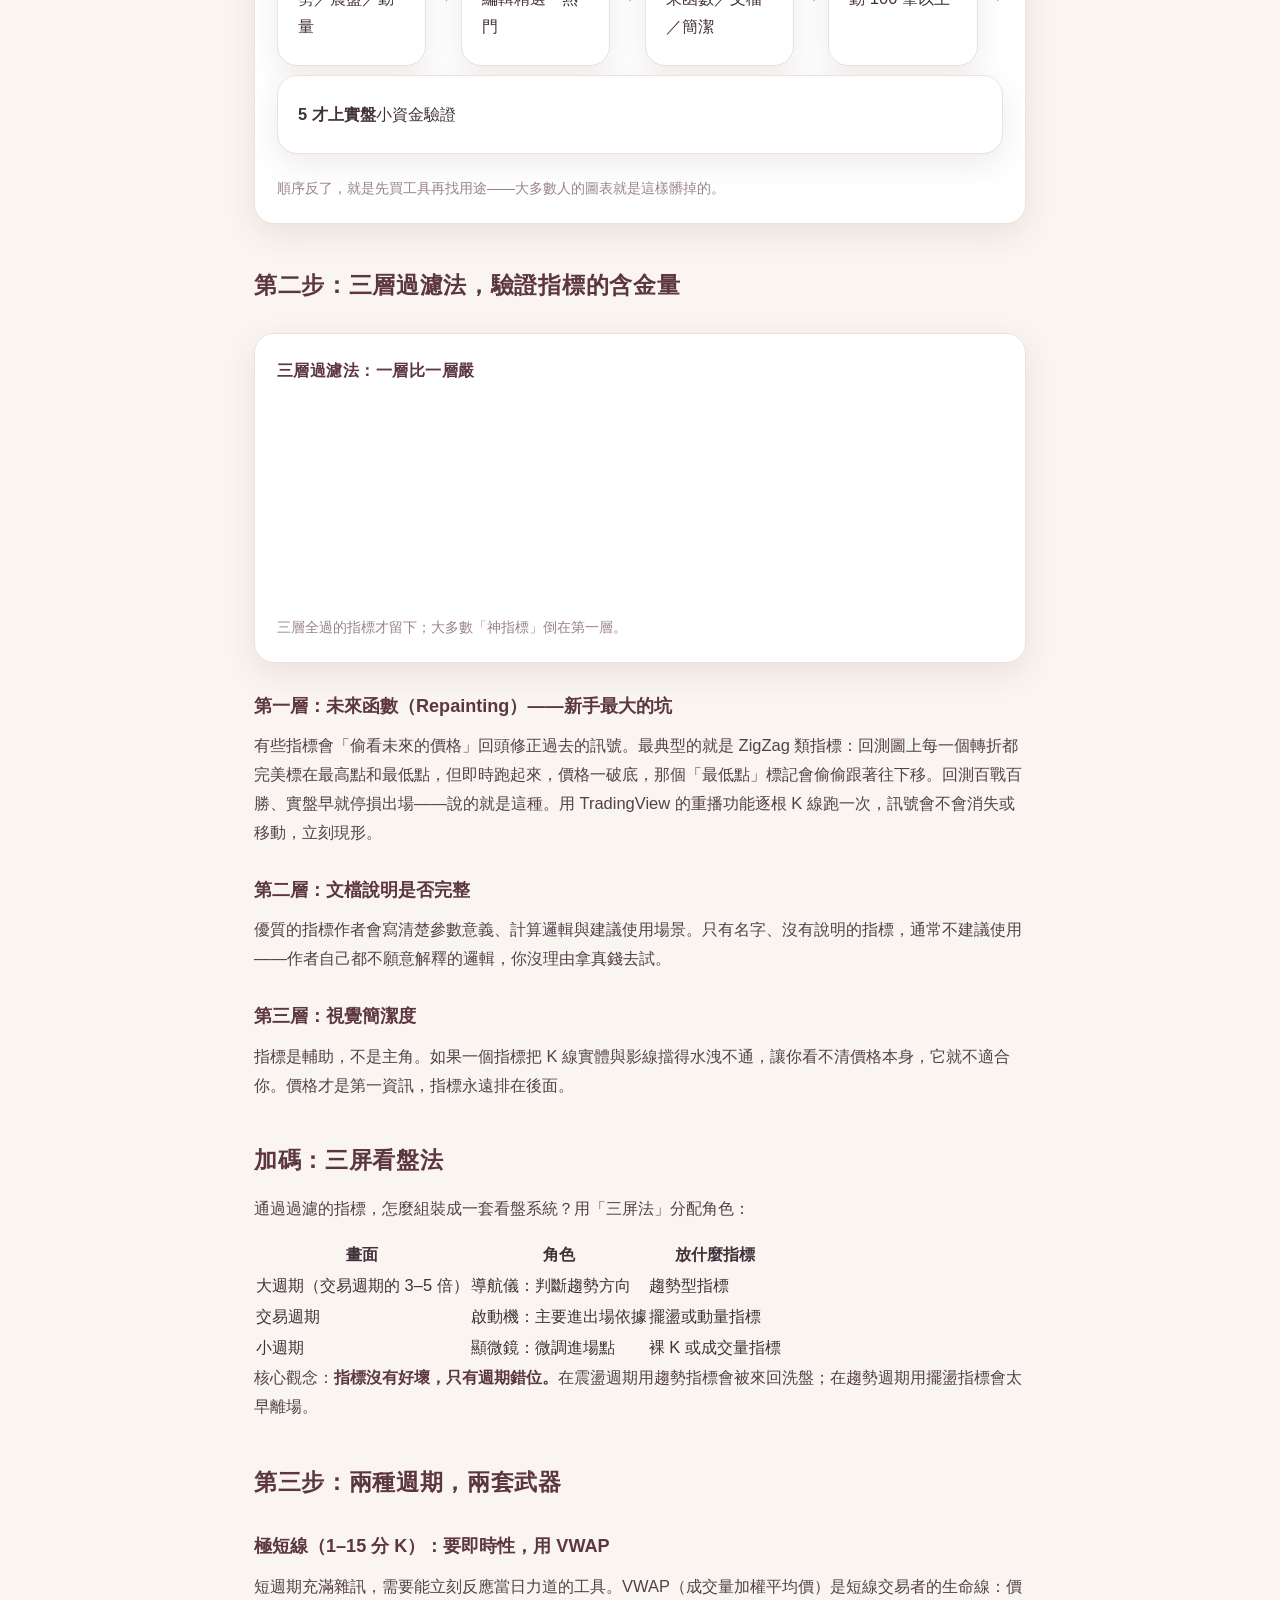
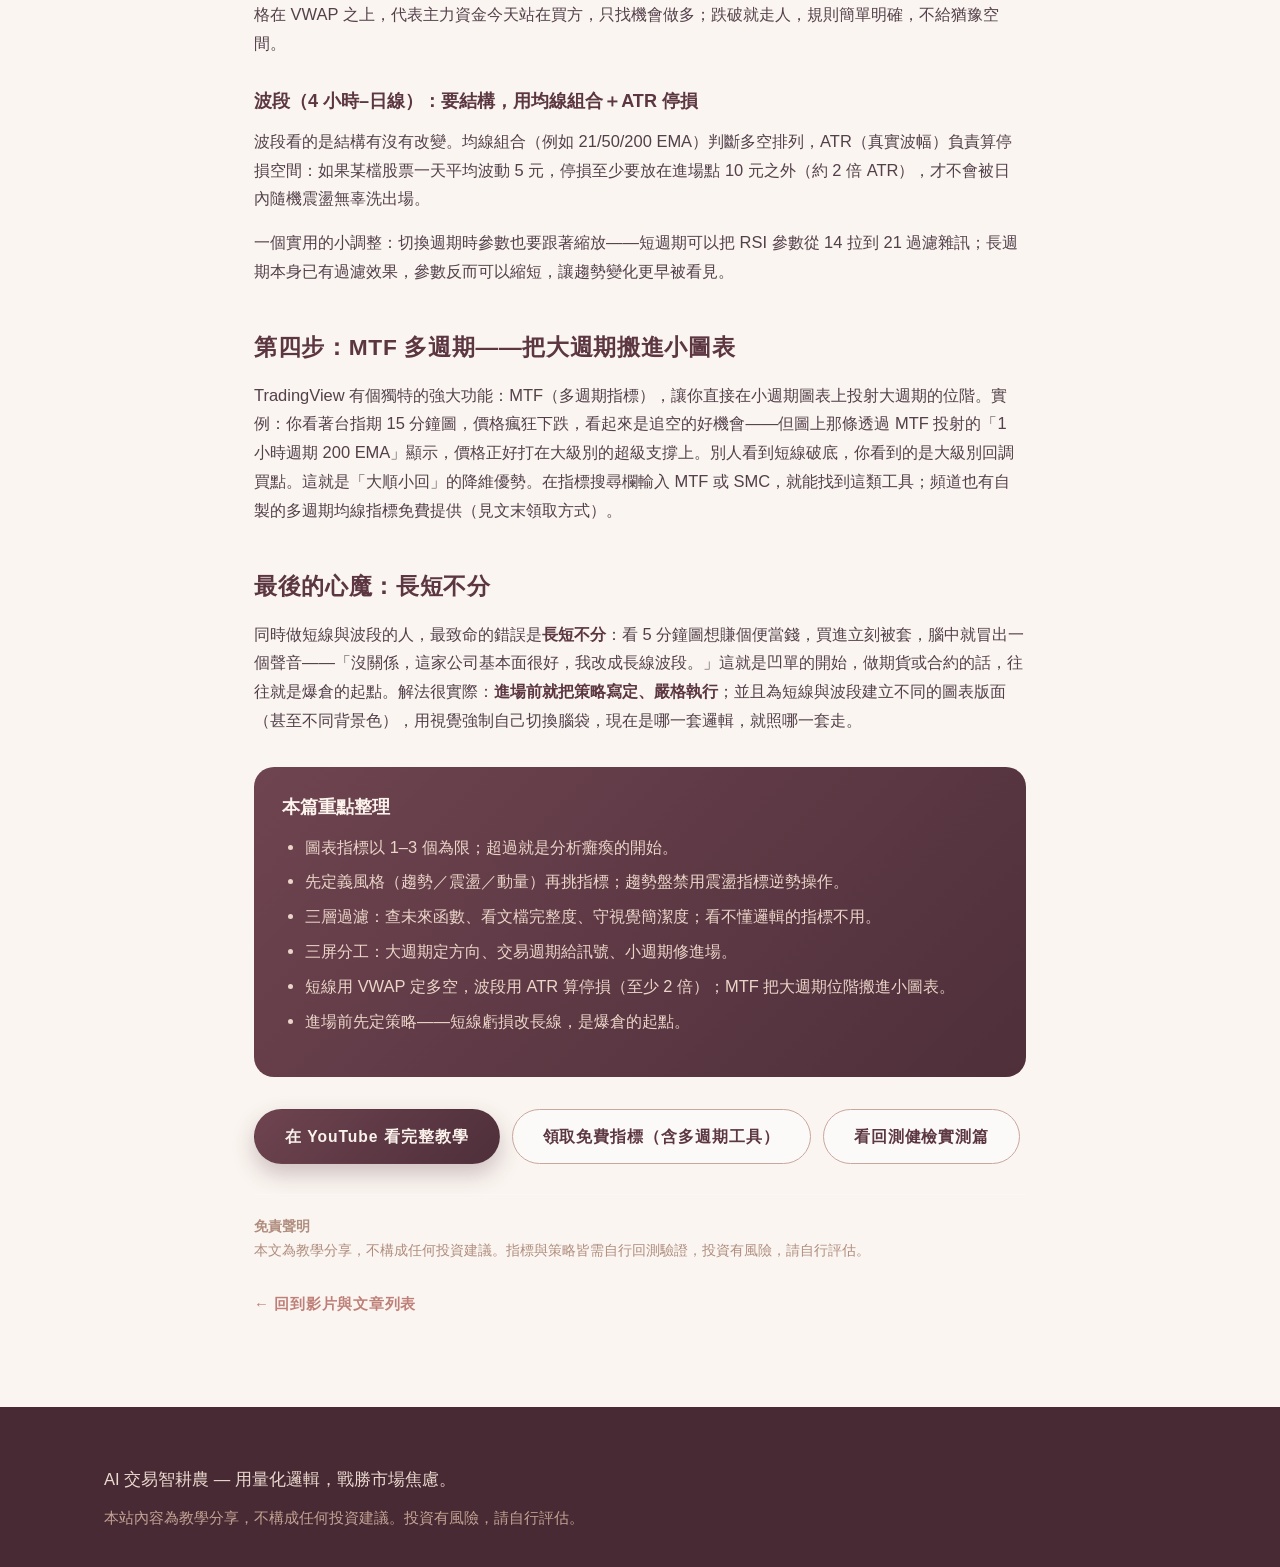
<file: articles/indicator-selection.html>
<!DOCTYPE html>
<html lang="zh-Hant-TW">
<head>
<meta charset="UTF-8">
<meta name="viewport" content="width=device-width, initial-scale=1.0">
<title>指標訊號打架怎麼辦？三層過濾法挑出你的真命指標｜AI 交易智耕農</title>
<meta name="description" content="圖表掛滿指標、訊號互相打架，是「分析癱瘓」。用三層過濾法（未來函數、文檔、簡潔度）＋三屏法＋多週期 MTF，挑出真正適合你的 TradingView 指標。">
<link rel="stylesheet" href="../styles.css">
<link rel="icon" href="../assets/logo.png">
</head>
<body>
<header class="site-header">
  <div class="wrap header-inner">
    <a class="brand" href="../index.html"><img src="../assets/logo.png" alt="AI 交易智耕農" width="34" height="34">AI 交易智耕農</a>
    <nav class="main-nav">
      <a href="../index.html#video">教學影片</a>
      <a href="../index.html#method">八步法</a>
      <a href="../index.html#indicators">免費指標</a>
      <a href="../index.html#faq">FAQ</a>
    </nav>
  </div>
</header>

<main class="article-main">
  <div class="article-hero">
    <p class="eyebrow">教學文章</p>
    <h1>指標訊號打架怎麼辦？用「三層過濾法」挑出你的真命指標</h1>
    <p class="article-meta">發佈於 2026 年 5 月 20 日・對應影片長度 10 分 37 秒</p>
  </div>

  <div class="video-frame">
    <iframe src="https://www.youtube.com/embed/mroxC_uCmHw" title="破解指標訊號打架！這套大師級的「交易邏輯」，幫你找出真正賺錢的關鍵指標！" loading="lazy" allow="accelerometer; autoplay; clipboard-write; encrypted-media; gyroscope; picture-in-picture; web-share" allowfullscreen referrerpolicy="strict-origin-when-cross-origin"></iframe>
  </div>

  <div class="article-body">
    <p>你的 TradingView 圖表上同時掛了幾個指標？如果超過三個，而且常常出現 A 指標叫你買、B 指標叫你賣的情況，你已經陷入「分析癱瘓」了。TradingView 的社群腳本庫有十幾萬個工具，但<strong>指標越多，不代表勝率越高</strong>——大多數職業交易者的圖表上只有 1 到 3 個指標。這篇文章用一套完整的邏輯，帶你從定義風格開始，挑出真正適合自己的指標。</p>

    <h2>第一步：先定義風格，再挑工具</h2>
    <p>方向錯了，工具再神也沒用。挑指標之前，先認清自己是哪一型交易者：</p>
    <ul>
      <li><strong>趨勢交易</strong>：需要移動平均線（MA/EMA）、SuperTrend、雲圖這類跟著趨勢走的工具。</li>
      <li><strong>震盪／均值回歸</strong>：看 RSI、隨機指標、布林通道，抓超買超賣的反轉。</li>
      <li><strong>動量交易</strong>：關注 MACD、ADX、成交量分布，確認力道。</li>
    </ul>
    <p>最致命的錯位是<strong>在趨勢盤用震盪指標</strong>。舉例：比特幣走主升段時，RSI 可以長時間停在 80 以上的超買區，價格卻繼續狂飆——這時看著 RSI 超買去做空，只會被嘎爆。趨勢行情裡，你唯一該盯的是價格有沒有跌破你的趨勢線（例如均線），而不是震盪指標的讀數。</p>
    <p>風格定好之後，到 TradingView 社群腳本從「編輯精選」「最熱門」裡找按讚數高的<strong>開源</strong>腳本：點開名稱旁的 {} 圖示看原始碼。<strong>看不懂邏輯的指標，不要用。</strong>看不懂程式碼沒關係——把原始碼貼給 AI（例如 Gemini），請它說明這個指標的組成、屬於趨勢型還是震盪型、如何判斷進出場與參數調整建議，你就能在十分鐘內搞懂一個指標的核心。</p>
    <p>選定後也別急著上實盤：先用 TradingView 內建模擬交易，<strong>手動回測 100 筆以上</strong>，熟悉它的訊號節奏，也驗證它到底適不適合你。</p>

    <figure class="figure">
      <div class="fig-title">挑指標的正確流程</div>
      <div class="flow">
        <div class="step"><b>1 定義風格</b>趨勢／震盪／動量</div><span class="arrow">→</span>
        <div class="step"><b>2 找開源腳本</b>編輯精選・熱門</div><span class="arrow">→</span>
        <div class="step"><b>3 三層過濾</b>未來函數／文檔／簡潔</div><span class="arrow">→</span>
        <div class="step"><b>4 模擬回測</b>手動 100 筆以上</div><span class="arrow">→</span>
        <div class="step"><b>5 才上實盤</b>小資金驗證</div>
      </div>
      <figcaption class="fig-cap">順序反了，就是先買工具再找用途——大多數人的圖表就是這樣髒掉的。</figcaption>
    </figure>
    <h2>第二步：三層過濾法，驗證指標的含金量</h2>
    <figure class="figure">
      <div class="fig-title">三層過濾法：一層比一層嚴</div>
      <div class="funnel">
        <div class="layer"><b>第一層・未來函數</b>——重播逐根檢查，訊號會不會消失或移動</div>
        <div class="layer"><b>第二層・文檔完整</b>——參數、邏輯、場景有沒有寫清楚</div>
        <div class="layer"><b>第三層・視覺簡潔</b>——不擋 K 線，價格永遠是主角</div>
      </div>
      <figcaption class="fig-cap">三層全過的指標才留下；大多數「神指標」倒在第一層。</figcaption>
    </figure>
    <h3>第一層：未來函數（Repainting）——新手最大的坑</h3>
    <p>有些指標會「偷看未來的價格」回頭修正過去的訊號。最典型的就是 ZigZag 類指標：回測圖上每一個轉折都完美標在最高點和最低點，但即時跑起來，價格一破底，那個「最低點」標記會偷偷跟著往下移。回測百戰百勝、實盤早就停損出場——說的就是這種。用 TradingView 的重播功能逐根 K 線跑一次，訊號會不會消失或移動，立刻現形。</p>
    <h3>第二層：文檔說明是否完整</h3>
    <p>優質的指標作者會寫清楚參數意義、計算邏輯與建議使用場景。只有名字、沒有說明的指標，通常不建議使用——作者自己都不願意解釋的邏輯，你沒理由拿真錢去試。</p>
    <h3>第三層：視覺簡潔度</h3>
    <p>指標是輔助，不是主角。如果一個指標把 K 線實體與影線擋得水洩不通，讓你看不清價格本身，它就不適合你。價格才是第一資訊，指標永遠排在後面。</p>

    <h2>加碼：三屏看盤法</h2>
    <p>通過過濾的指標，怎麼組裝成一套看盤系統？用「三屏法」分配角色：</p>
    <table>
      <tr><th>畫面</th><th>角色</th><th>放什麼指標</th></tr>
      <tr><td>大週期（交易週期的 3–5 倍）</td><td>導航儀：判斷趨勢方向</td><td>趨勢型指標</td></tr>
      <tr><td>交易週期</td><td>啟動機：主要進出場依據</td><td>擺盪或動量指標</td></tr>
      <tr><td>小週期</td><td>顯微鏡：微調進場點</td><td>裸 K 或成交量指標</td></tr>
    </table>
    <p>核心觀念：<strong>指標沒有好壞，只有週期錯位。</strong>在震盪週期用趨勢指標會被來回洗盤；在趨勢週期用擺盪指標會太早離場。</p>

    <h2>第三步：兩種週期，兩套武器</h2>
    <h3>極短線（1–15 分 K）：要即時性，用 VWAP</h3>
    <p>短週期充滿雜訊，需要能立刻反應當日力道的工具。VWAP（成交量加權平均價）是短線交易者的生命線：價格在 VWAP 之上，代表主力資金今天站在買方，只找機會做多；跌破就走人，規則簡單明確，不給猶豫空間。</p>
    <h3>波段（4 小時–日線）：要結構，用均線組合＋ATR 停損</h3>
    <p>波段看的是結構有沒有改變。均線組合（例如 21/50/200 EMA）判斷多空排列，ATR（真實波幅）負責算停損空間：如果某檔股票一天平均波動 5 元，停損至少要放在進場點 10 元之外（約 2 倍 ATR），才不會被日內隨機震盪無辜洗出場。</p>
    <p>一個實用的小調整：切換週期時參數也要跟著縮放——短週期可以把 RSI 參數從 14 拉到 21 過濾雜訊；長週期本身已有過濾效果，參數反而可以縮短，讓趨勢變化更早被看見。</p>

    <h2>第四步：MTF 多週期——把大週期搬進小圖表</h2>
    <p>TradingView 有個獨特的強大功能：MTF（多週期指標），讓你直接在小週期圖表上投射大週期的位階。實例：你看著台指期 15 分鐘圖，價格瘋狂下跌，看起來是追空的好機會——但圖上那條透過 MTF 投射的「1 小時週期 200 EMA」顯示，價格正好打在大級別的超級支撐上。別人看到短線破底，你看到的是大級別回調買點。這就是「大順小回」的降維優勢。在指標搜尋欄輸入 MTF 或 SMC，就能找到這類工具；頻道也有自製的多週期均線指標免費提供（見文末領取方式）。</p>

    <h2>最後的心魔：長短不分</h2>
    <p>同時做短線與波段的人，最致命的錯誤是<strong>長短不分</strong>：看 5 分鐘圖想賺個便當錢，買進立刻被套，腦中就冒出一個聲音——「沒關係，這家公司基本面很好，我改成長線波段。」這就是凹單的開始，做期貨或合約的話，往往就是爆倉的起點。解法很實際：<strong>進場前就把策略寫定、嚴格執行</strong>；並且為短線與波段建立不同的圖表版面（甚至不同背景色），用視覺強制自己切換腦袋，現在是哪一套邏輯，就照哪一套走。</p>

    <div class="takeaway">
      <h3>本篇重點整理</h3>
      <ul>
        <li>圖表指標以 1–3 個為限；超過就是分析癱瘓的開始。</li>
        <li>先定義風格（趨勢／震盪／動量）再挑指標；趨勢盤禁用震盪指標逆勢操作。</li>
        <li>三層過濾：查未來函數、看文檔完整度、守視覺簡潔度；看不懂邏輯的指標不用。</li>
        <li>三屏分工：大週期定方向、交易週期給訊號、小週期修進場。</li>
        <li>短線用 VWAP 定多空，波段用 ATR 算停損（至少 2 倍）；MTF 把大週期位階搬進小圖表。</li>
        <li>進場前先定策略——短線虧損改長線，是爆倉的起點。</li>
      </ul>
    </div>
  </div>

  <div class="cta-row">
    <a class="btn btn-gold" href="https://youtu.be/mroxC_uCmHw" target="_blank" rel="noopener">在 YouTube 看完整教學</a>
    <a class="btn btn-outline" href="../index.html#indicators">領取免費指標（含多週期工具）</a>
    <a class="btn btn-outline" href="ai-strategies-backtest.html">看回測健檢實測篇</a>
  </div>

  <div class="disclaimer">
    <strong>免責聲明</strong>
    <p>本文為教學分享，不構成任何投資建議。指標與策略皆需自行回測驗證，投資有風險，請自行評估。</p>
  </div>

  <a class="back-link" href="../index.html#video">← 回到影片與文章列表</a>
</main>

<footer class="site-footer">
  <div class="wrap footer-inner">
    <p>AI 交易智耕農 — 用量化邏輯，戰勝市場焦慮。</p>
    <p class="footer-note">本站內容為教學分享，不構成任何投資建議。投資有風險，請自行評估。</p>
  </div>
</footer>
</body>
</html>
</file>
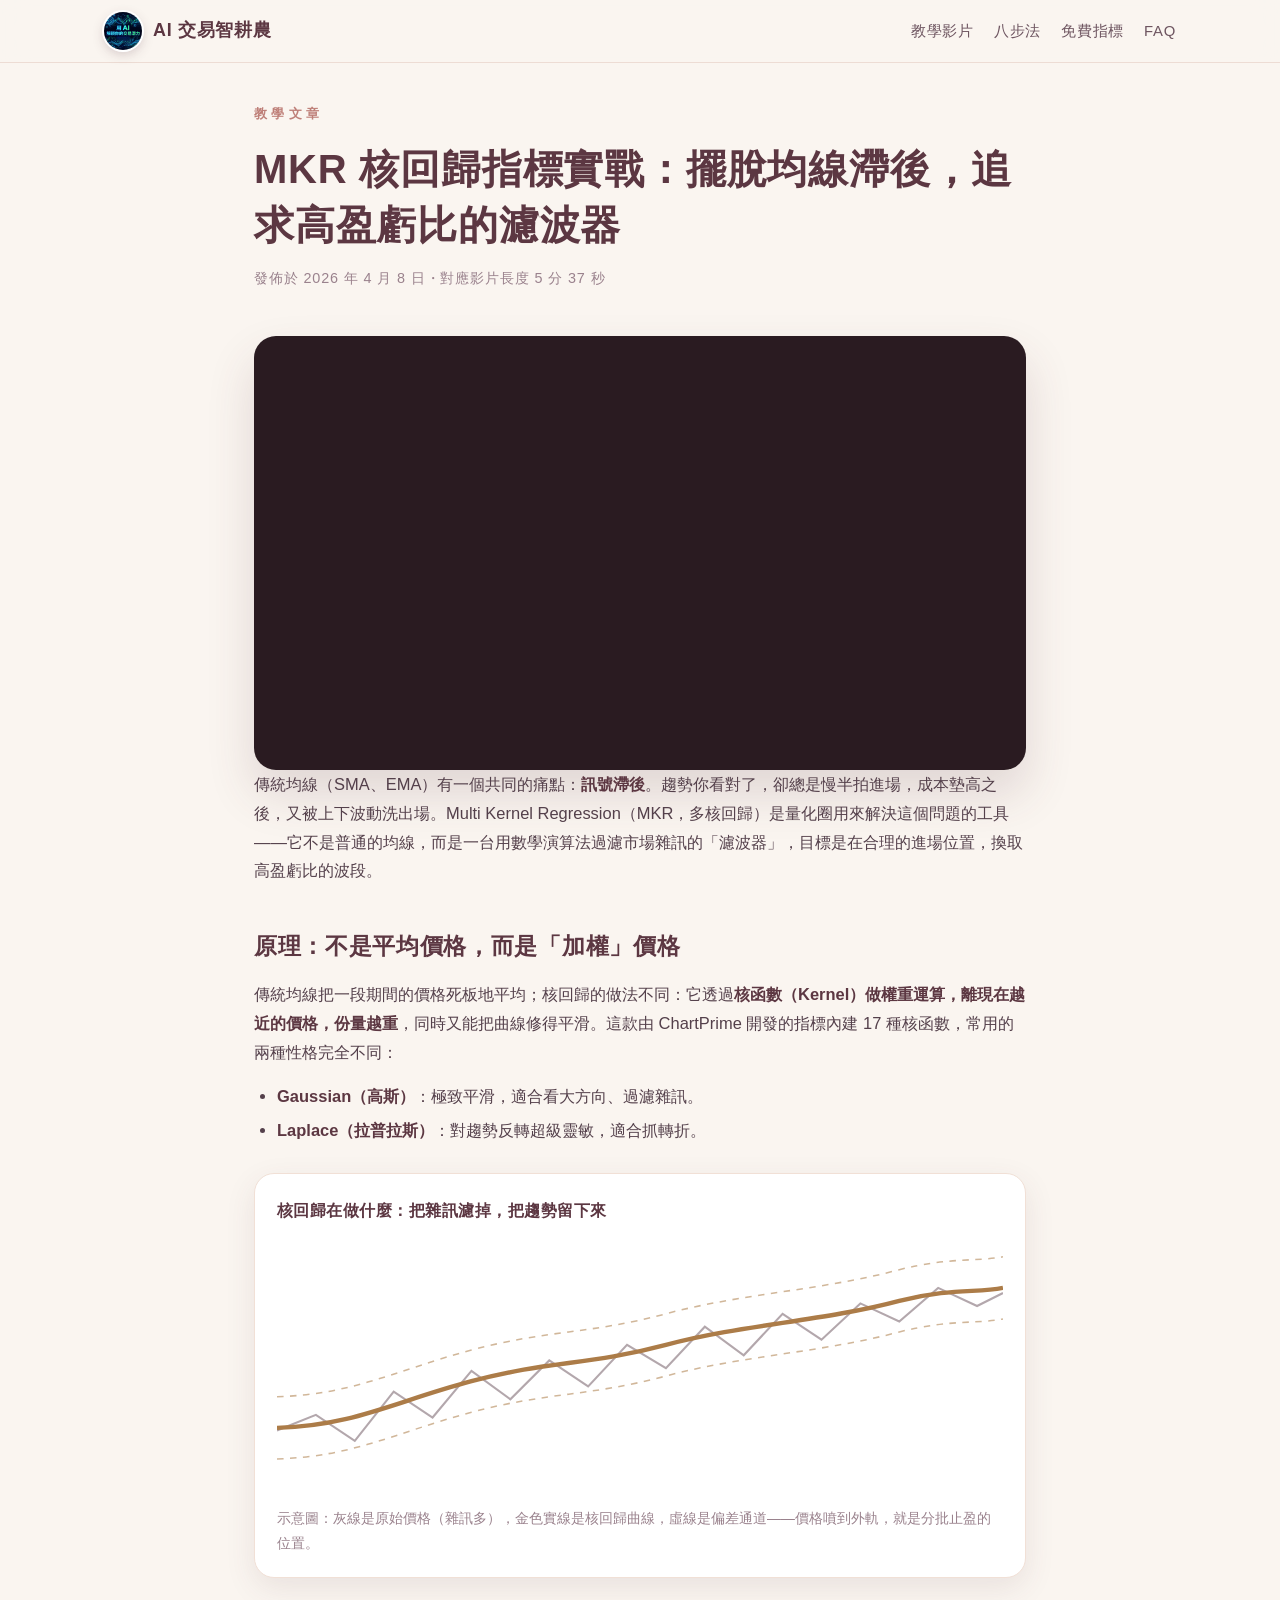
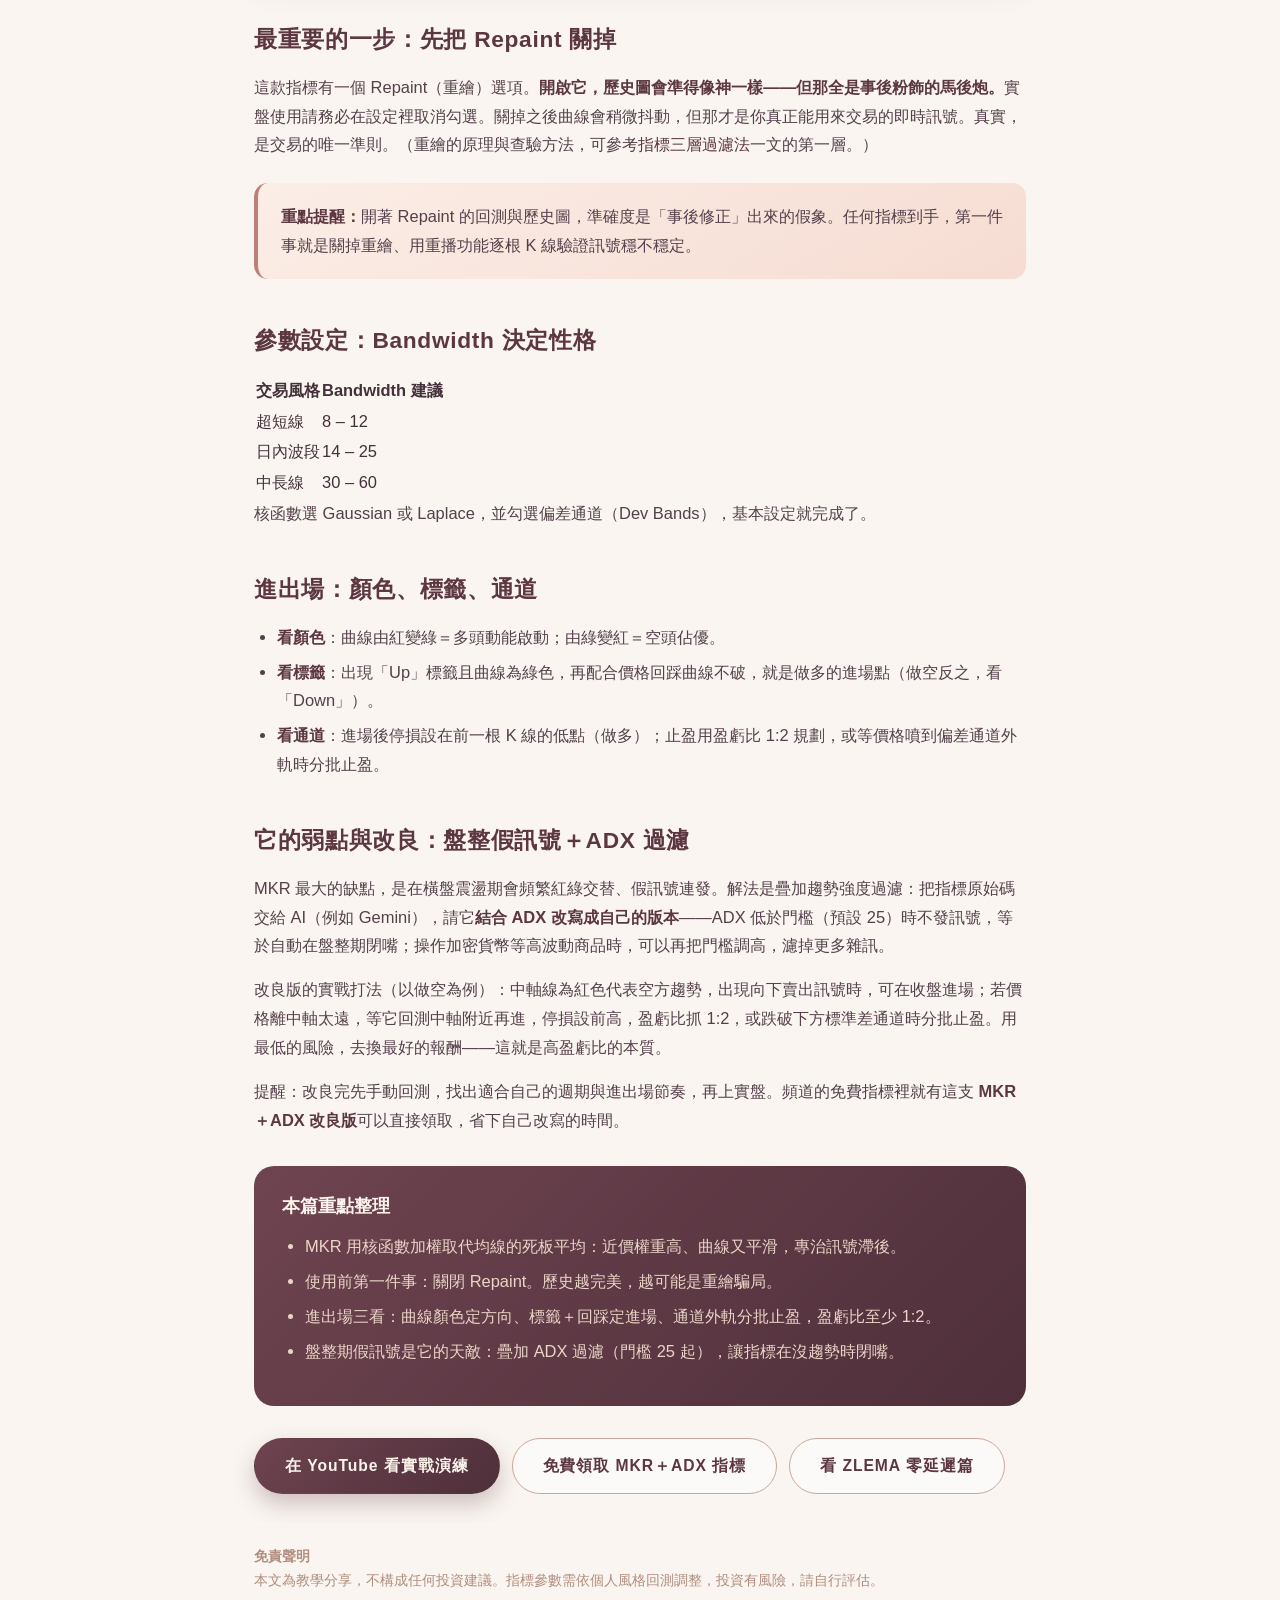
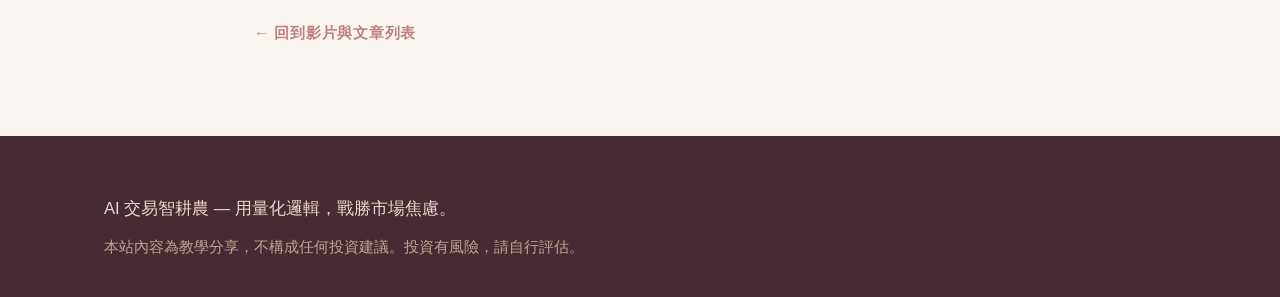
<file: articles/mkr-kernel-regression.html>
<!DOCTYPE html>
<html lang="zh-Hant-TW">
<head>
<meta charset="UTF-8">
<meta name="viewport" content="width=device-width, initial-scale=1.0">
<title>MKR 核回歸指標實戰：擺脫均線滯後的高盈虧比濾波器｜AI 交易智耕農</title>
<meta name="description" content="傳統均線慢半拍，進場成本高、容易被洗出場。Multi Kernel Regression 用核函數加權取代死板平均，本文拆解它的原理、參數、進出場與最重要的避坑設定。">
<link rel="stylesheet" href="../styles.css">
<link rel="icon" href="../assets/logo.png">
</head>
<body>
<header class="site-header">
  <div class="wrap header-inner">
    <a class="brand" href="../index.html"><img src="../assets/logo.png" alt="AI 交易智耕農" width="34" height="34">AI 交易智耕農</a>
    <nav class="main-nav">
      <a href="../index.html#video">教學影片</a>
      <a href="../index.html#method">八步法</a>
      <a href="../index.html#indicators">免費指標</a>
      <a href="../index.html#faq">FAQ</a>
    </nav>
  </div>
</header>

<main class="article-main">
  <div class="article-hero">
    <p class="eyebrow">教學文章</p>
    <h1>MKR 核回歸指標實戰：擺脫均線滯後，追求高盈虧比的濾波器</h1>
    <p class="article-meta">發佈於 2026 年 4 月 8 日・對應影片長度 5 分 37 秒</p>
  </div>

  <div class="video-frame">
    <iframe src="https://www.youtube.com/embed/n1w-fgfh2_Y" title="資深量化交易員賺百萬美金的高盈虧比指標：揭密 MKR 實戰邏輯，這才是真實的交易！" loading="lazy" allow="accelerometer; autoplay; clipboard-write; encrypted-media; gyroscope; picture-in-picture; web-share" allowfullscreen referrerpolicy="strict-origin-when-cross-origin"></iframe>
  </div>

  <div class="article-body">
    <p>傳統均線（SMA、EMA）有一個共同的痛點：<strong>訊號滯後</strong>。趨勢你看對了，卻總是慢半拍進場，成本墊高之後，又被上下波動洗出場。Multi Kernel Regression（MKR，多核回歸）是量化圈用來解決這個問題的工具——它不是普通的均線，而是一台用數學演算法過濾市場雜訊的「濾波器」，目標是在合理的進場位置，換取高盈虧比的波段。</p>

    <h2>原理：不是平均價格，而是「加權」價格</h2>
    <p>傳統均線把一段期間的價格死板地平均；核回歸的做法不同：它透過<strong>核函數（Kernel）做權重運算，離現在越近的價格，份量越重</strong>，同時又能把曲線修得平滑。這款由 ChartPrime 開發的指標內建 17 種核函數，常用的兩種性格完全不同：</p>
    <ul>
      <li><strong>Gaussian（高斯）</strong>：極致平滑，適合看大方向、過濾雜訊。</li>
      <li><strong>Laplace（拉普拉斯）</strong>：對趨勢反轉超級靈敏，適合抓轉折。</li>
    </ul>

    <figure class="figure">
      <div class="fig-title">核回歸在做什麼：把雜訊濾掉，把趨勢留下來</div>
      <svg viewBox="0 0 560 200" role="img" aria-label="核回歸濾波示意圖">
        <polyline points="0,150 30,138 60,158 90,120 120,140 150,104 180,126 210,96 240,116 270,84 300,102 330,70 360,92 390,60 420,80 450,52 480,66 510,40 540,54 560,44" fill="none" stroke="#9A8A91" stroke-width="1.6" opacity="0.75"/>
        <path d="M0,148 C60,146 90,128 150,112 C210,96 240,100 300,84 C360,68 420,66 480,50 C520,40 540,44 560,40" fill="none" stroke="#AC7C48" stroke-width="3.4"/>
        <path d="M0,124 C60,122 90,104 150,88 C210,72 240,76 300,60 C360,44 420,42 480,26 C520,16 540,20 560,16" fill="none" stroke="#AC7C48" stroke-width="1.2" stroke-dasharray="5 5" opacity="0.55"/>
        <path d="M0,172 C60,170 90,152 150,136 C210,120 240,124 300,108 C360,92 420,90 480,74 C520,64 540,68 560,64" fill="none" stroke="#AC7C48" stroke-width="1.2" stroke-dasharray="5 5" opacity="0.55"/>
      </svg>
      <figcaption class="fig-cap">示意圖：灰線是原始價格（雜訊多），金色實線是核回歸曲線，虛線是偏差通道——價格噴到外軌，就是分批止盈的位置。</figcaption>
    </figure>
    <h2>最重要的一步：先把 Repaint 關掉</h2>
    <p>這款指標有一個 Repaint（重繪）選項。<strong>開啟它，歷史圖會準得像神一樣——但那全是事後粉飾的馬後炮。</strong>實盤使用請務必在設定裡取消勾選。關掉之後曲線會稍微抖動，但那才是你真正能用來交易的即時訊號。真實，是交易的唯一準則。（重繪的原理與查驗方法，可參考<a href="indicator-selection.html">指標三層過濾法</a>一文的第一層。）</p>
    <div class="callout"><strong>重點提醒：</strong>開著 Repaint 的回測與歷史圖，準確度是「事後修正」出來的假象。任何指標到手，第一件事就是關掉重繪、用重播功能逐根 K 線驗證訊號穩不穩定。</div>

    <h2>參數設定：Bandwidth 決定性格</h2>
    <table>
      <tr><th>交易風格</th><th>Bandwidth 建議</th></tr>
      <tr><td>超短線</td><td>8 – 12</td></tr>
      <tr><td>日內波段</td><td>14 – 25</td></tr>
      <tr><td>中長線</td><td>30 – 60</td></tr>
    </table>
    <p>核函數選 Gaussian 或 Laplace，並勾選偏差通道（Dev Bands），基本設定就完成了。</p>

    <h2>進出場：顏色、標籤、通道</h2>
    <ul>
      <li><strong>看顏色</strong>：曲線由紅變綠＝多頭動能啟動；由綠變紅＝空頭佔優。</li>
      <li><strong>看標籤</strong>：出現「Up」標籤且曲線為綠色，再配合價格回踩曲線不破，就是做多的進場點（做空反之，看「Down」）。</li>
      <li><strong>看通道</strong>：進場後停損設在前一根 K 線的低點（做多）；止盈用盈虧比 1:2 規劃，或等價格噴到偏差通道外軌時分批止盈。</li>
    </ul>

    <h2>它的弱點與改良：盤整假訊號＋ADX 過濾</h2>
    <p>MKR 最大的缺點，是在橫盤震盪期會頻繁紅綠交替、假訊號連發。解法是疊加趨勢強度過濾：把指標原始碼交給 AI（例如 Gemini），請它<strong>結合 ADX 改寫成自己的版本</strong>——ADX 低於門檻（預設 25）時不發訊號，等於自動在盤整期閉嘴；操作加密貨幣等高波動商品時，可以再把門檻調高，濾掉更多雜訊。</p>
    <p>改良版的實戰打法（以做空為例）：中軸線為紅色代表空方趨勢，出現向下賣出訊號時，可在收盤進場；若價格離中軸太遠，等它回測中軸附近再進，停損設前高，盈虧比抓 1:2，或跌破下方標準差通道時分批止盈。用最低的風險，去換最好的報酬——這就是高盈虧比的本質。</p>
    <p>提醒：改良完先手動回測，找出適合自己的週期與進出場節奏，再上實盤。頻道的免費指標裡就有這支 <strong>MKR＋ADX 改良版</strong>可以直接領取，省下自己改寫的時間。</p>

    <div class="takeaway">
      <h3>本篇重點整理</h3>
      <ul>
        <li>MKR 用核函數加權取代均線的死板平均：近價權重高、曲線又平滑，專治訊號滯後。</li>
        <li>使用前第一件事：關閉 Repaint。歷史越完美，越可能是重繪騙局。</li>
        <li>進出場三看：曲線顏色定方向、標籤＋回踩定進場、通道外軌分批止盈，盈虧比至少 1:2。</li>
        <li>盤整期假訊號是它的天敵：疊加 ADX 過濾（門檻 25 起），讓指標在沒趨勢時閉嘴。</li>
      </ul>
    </div>
  </div>

  <div class="cta-row">
    <a class="btn btn-gold" href="https://youtu.be/n1w-fgfh2_Y" target="_blank" rel="noopener">在 YouTube 看實戰演練</a>
    <a class="btn btn-outline" href="../index.html#indicators">免費領取 MKR＋ADX 指標</a>
    <a class="btn btn-outline" href="zlema-zero-lag.html">看 ZLEMA 零延遲篇</a>
  </div>

  <div class="disclaimer">
    <strong>免責聲明</strong>
    <p>本文為教學分享，不構成任何投資建議。指標參數需依個人風格回測調整，投資有風險，請自行評估。</p>
  </div>

  <a class="back-link" href="../index.html#video">← 回到影片與文章列表</a>
</main>

<footer class="site-footer">
  <div class="wrap footer-inner">
    <p>AI 交易智耕農 — 用量化邏輯，戰勝市場焦慮。</p>
    <p class="footer-note">本站內容為教學分享，不構成任何投資建議。投資有風險，請自行評估。</p>
  </div>
</footer>
</body>
</html>
</file>
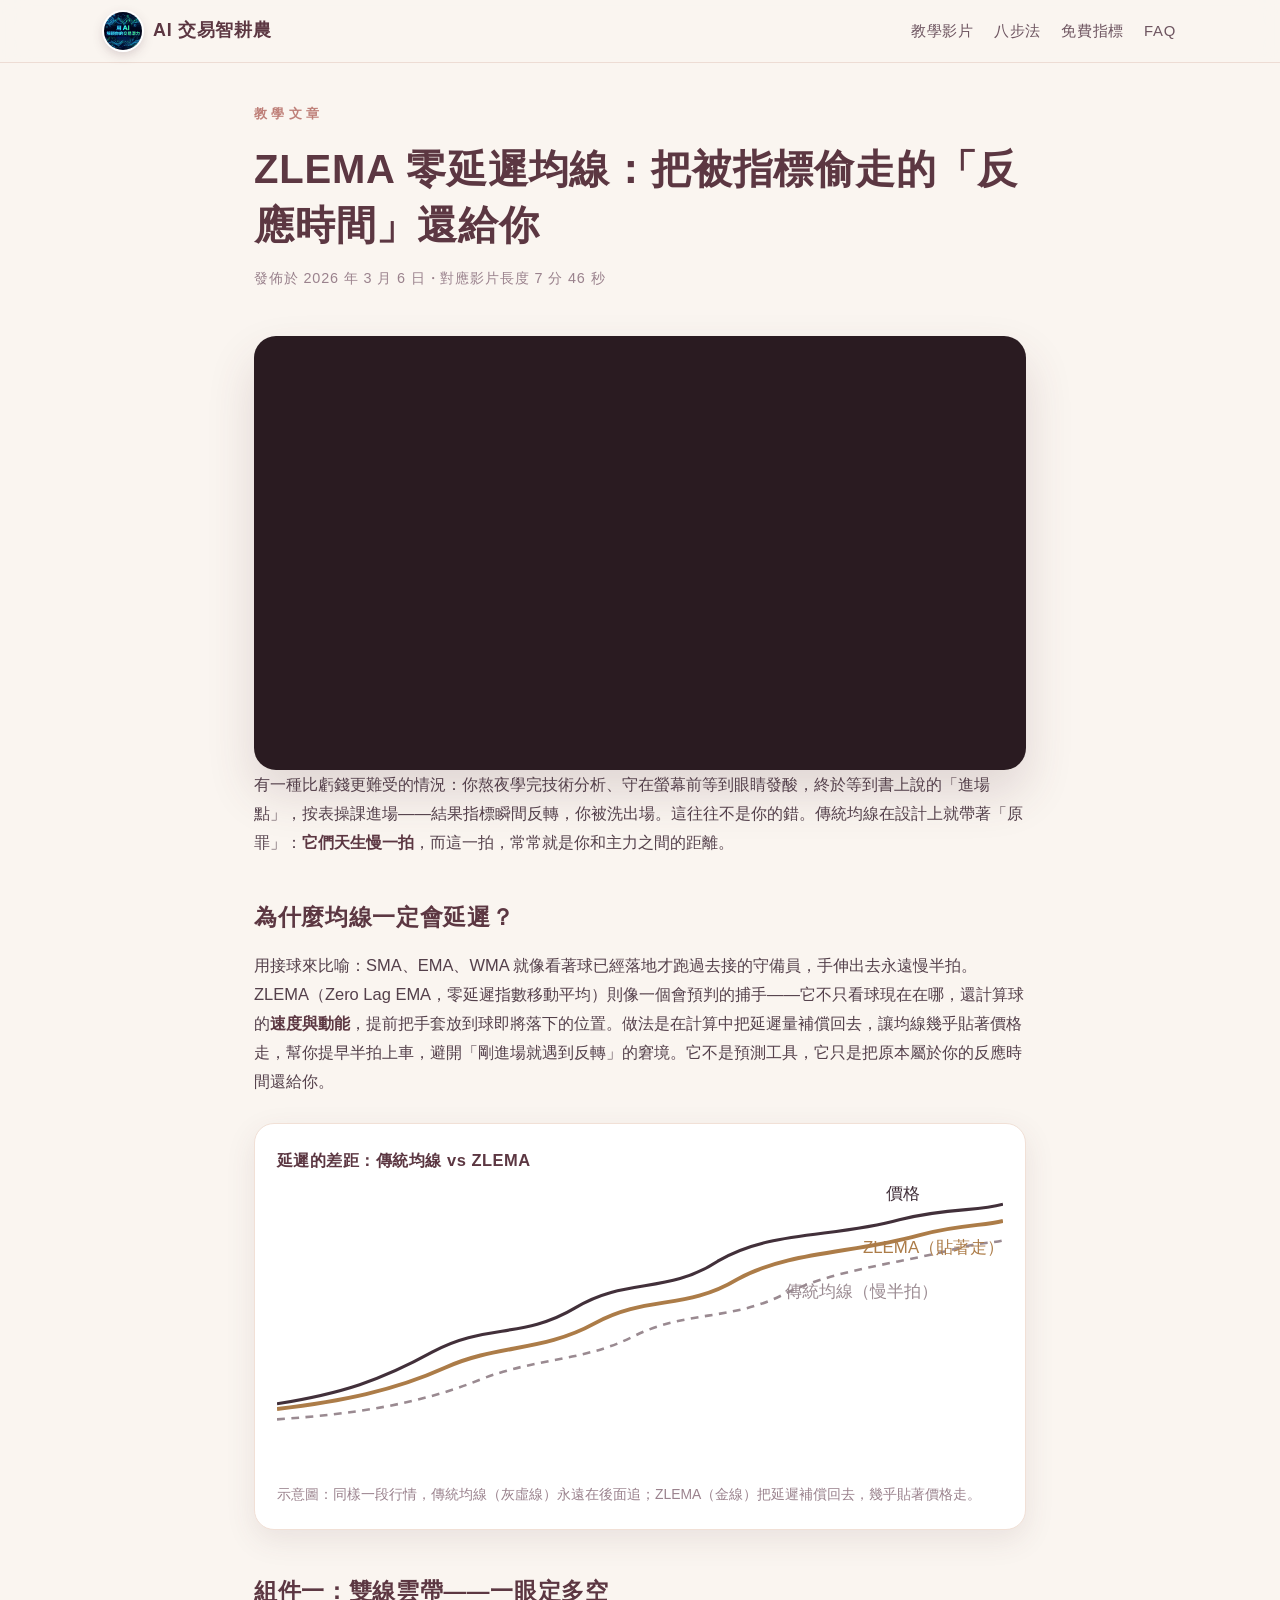
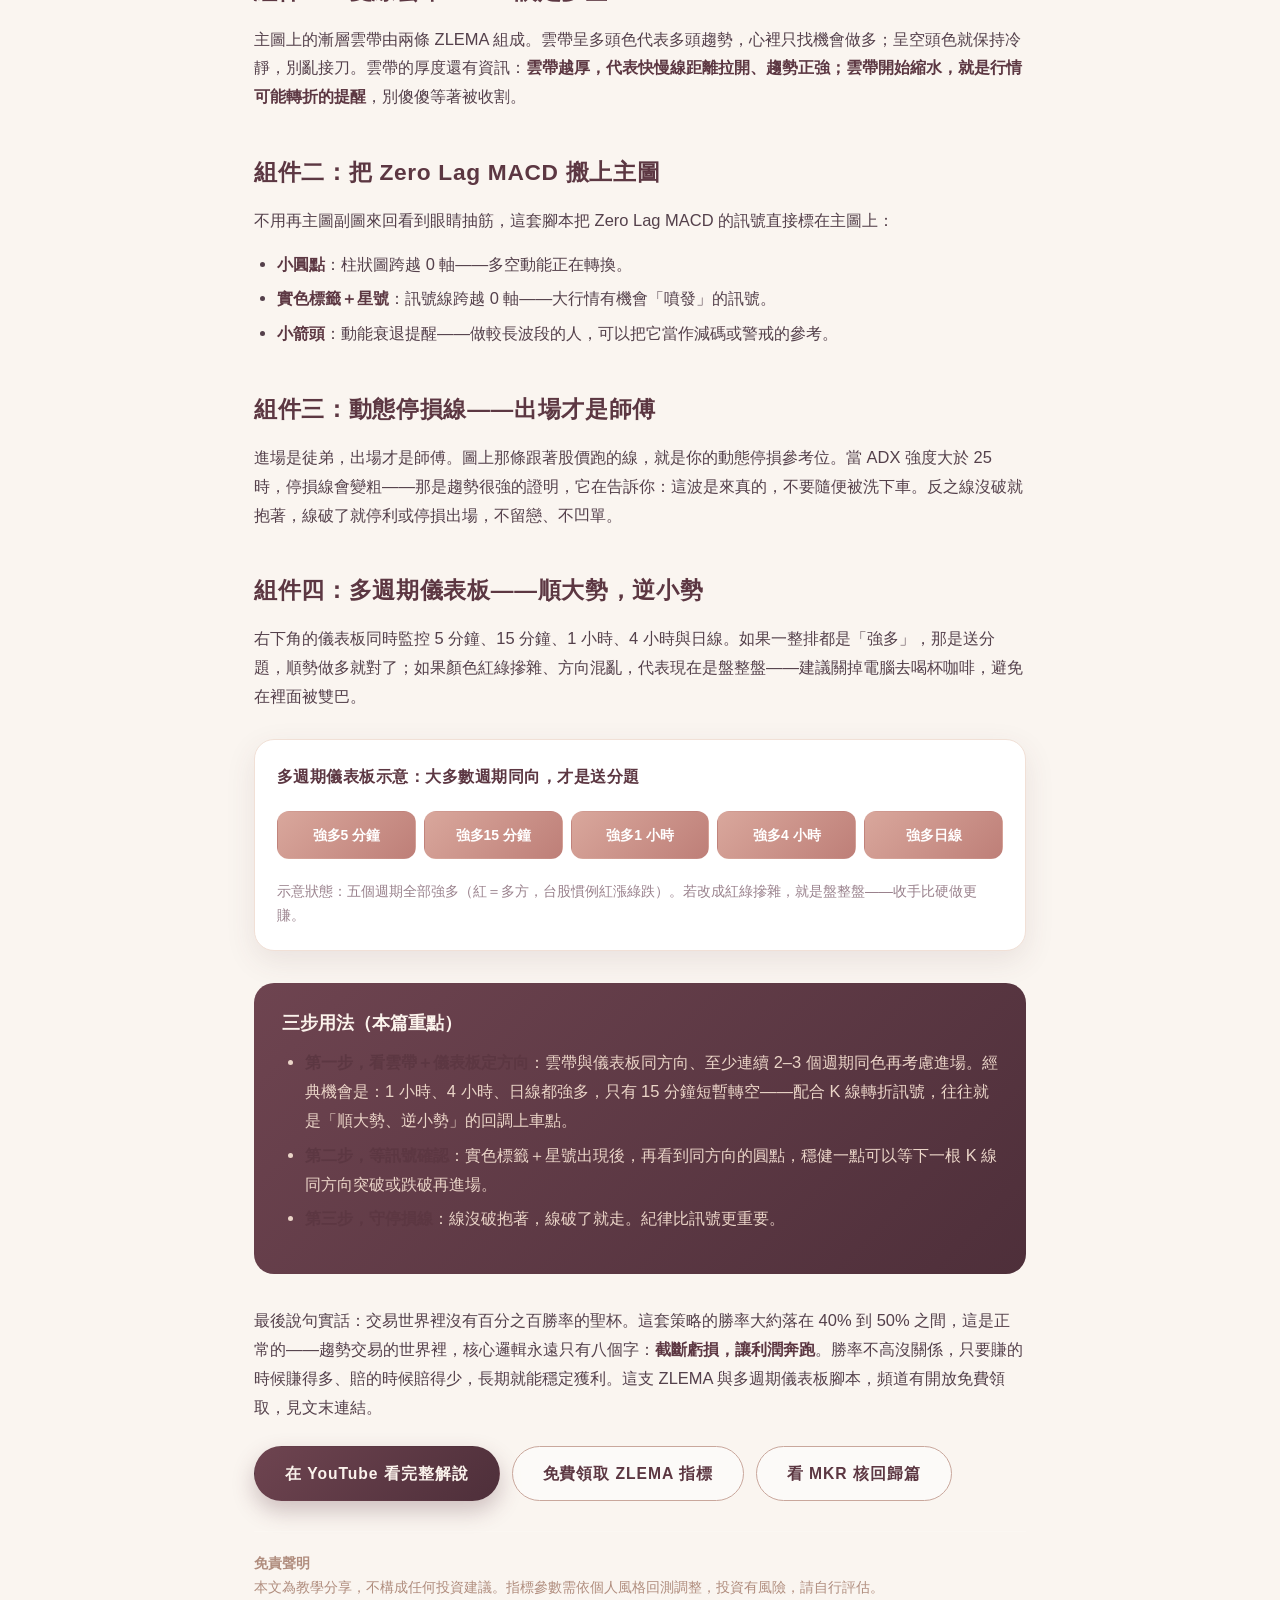
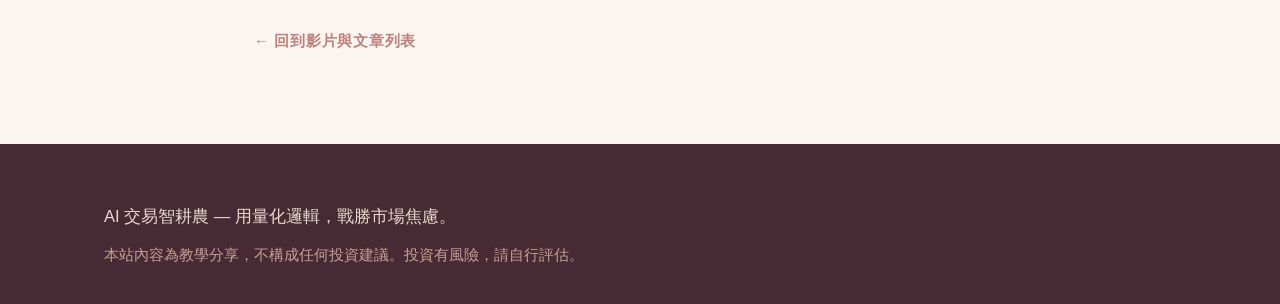
<file: articles/zlema-zero-lag.html>
<!DOCTYPE html>
<html lang="zh-Hant-TW">
<head>
<meta charset="UTF-8">
<meta name="viewport" content="width=device-width, initial-scale=1.0">
<title>ZLEMA 零延遲均線：把被指標偷走的反應時間還給你｜AI 交易智耕農</title>
<meta name="description" content="傳統均線天生慢半拍。ZLEMA 用動能補償消除延遲，搭配雙線雲帶、Zero Lag MACD 訊號、多週期儀表板與動態停損線，組成一套順大勢、逆小勢的完整進場系統。">
<link rel="stylesheet" href="../styles.css">
<link rel="icon" href="../assets/logo.png">
</head>
<body>
<header class="site-header">
  <div class="wrap header-inner">
    <a class="brand" href="../index.html"><img src="../assets/logo.png" alt="AI 交易智耕農" width="34" height="34">AI 交易智耕農</a>
    <nav class="main-nav">
      <a href="../index.html#video">教學影片</a>
      <a href="../index.html#method">八步法</a>
      <a href="../index.html#indicators">免費指標</a>
      <a href="../index.html#faq">FAQ</a>
    </nav>
  </div>
</header>

<main class="article-main">
  <div class="article-hero">
    <p class="eyebrow">教學文章</p>
    <h1>ZLEMA 零延遲均線：把被指標偷走的「反應時間」還給你</h1>
    <p class="article-meta">發佈於 2026 年 3 月 6 日・對應影片長度 7 分 46 秒</p>
  </div>

  <div class="video-frame">
    <iframe src="https://www.youtube.com/embed/yIwS4L3Ncp8" title="讓你的均線總是快人半拍？圖解 ZLEMA 零延遲黑技術指標" loading="lazy" allow="accelerometer; autoplay; clipboard-write; encrypted-media; gyroscope; picture-in-picture; web-share" allowfullscreen referrerpolicy="strict-origin-when-cross-origin"></iframe>
  </div>

  <div class="article-body">
    <p>有一種比虧錢更難受的情況：你熬夜學完技術分析、守在螢幕前等到眼睛發酸，終於等到書上說的「進場點」，按表操課進場——結果指標瞬間反轉，你被洗出場。這往往不是你的錯。傳統均線在設計上就帶著「原罪」：<strong>它們天生慢一拍</strong>，而這一拍，常常就是你和主力之間的距離。</p>

    <h2>為什麼均線一定會延遲？</h2>
    <p>用接球來比喻：SMA、EMA、WMA 就像看著球已經落地才跑過去接的守備員，手伸出去永遠慢半拍。ZLEMA（Zero Lag EMA，零延遲指數移動平均）則像一個會預判的捕手——它不只看球現在在哪，還計算球的<strong>速度與動能</strong>，提前把手套放到球即將落下的位置。做法是在計算中把延遲量補償回去，讓均線幾乎貼著價格走，幫你提早半拍上車，避開「剛進場就遇到反轉」的窘境。它不是預測工具，它只是把原本屬於你的反應時間還給你。</p>

    <figure class="figure">
      <div class="fig-title">延遲的差距：傳統均線 vs ZLEMA</div>
      <svg viewBox="0 0 560 220" role="img" aria-label="均線滯後對照示意圖">
        <path d="M0,168 C50,160 80,150 120,128 C160,106 190,118 230,94 C270,70 300,84 340,58 C380,34 430,40 480,26 C520,16 540,20 560,14" fill="none" stroke="#42303A" stroke-width="2.4"/>
        <path d="M0,172 C50,166 90,158 130,140 C170,122 205,128 245,106 C285,84 315,96 355,72 C395,50 445,52 495,38 C530,29 545,31 560,27" fill="none" stroke="#AC7C48" stroke-width="3"/>
        <path d="M0,180 C60,176 110,168 155,150 C200,132 235,136 275,116 C315,96 350,104 390,84 C430,64 480,60 525,48 C545,43 552,44 560,42" fill="none" stroke="#9A8A91" stroke-width="2" stroke-dasharray="6 5"/>
        <text x="470" y="10" fill="#42303A" font-size="13">價格</text>
        <text x="452" y="52" fill="#AC7C48" font-size="13">ZLEMA（貼著走）</text>
        <text x="392" y="86" fill="#9A8A91" font-size="13">傳統均線（慢半拍）</text>
      </svg>
      <figcaption class="fig-cap">示意圖：同樣一段行情，傳統均線（灰虛線）永遠在後面追；ZLEMA（金線）把延遲補償回去，幾乎貼著價格走。</figcaption>
    </figure>
    <h2>組件一：雙線雲帶——一眼定多空</h2>
    <p>主圖上的漸層雲帶由兩條 ZLEMA 組成。雲帶呈多頭色代表多頭趨勢，心裡只找機會做多；呈空頭色就保持冷靜，別亂接刀。雲帶的厚度還有資訊：<strong>雲帶越厚，代表快慢線距離拉開、趨勢正強；雲帶開始縮水，就是行情可能轉折的提醒</strong>，別傻傻等著被收割。</p>

    <h2>組件二：把 Zero Lag MACD 搬上主圖</h2>
    <p>不用再主圖副圖來回看到眼睛抽筋，這套腳本把 Zero Lag MACD 的訊號直接標在主圖上：</p>
    <ul>
      <li><strong>小圓點</strong>：柱狀圖跨越 0 軸——多空動能正在轉換。</li>
      <li><strong>實色標籤＋星號</strong>：訊號線跨越 0 軸——大行情有機會「噴發」的訊號。</li>
      <li><strong>小箭頭</strong>：動能衰退提醒——做較長波段的人，可以把它當作減碼或警戒的參考。</li>
    </ul>

    <h2>組件三：動態停損線——出場才是師傅</h2>
    <p>進場是徒弟，出場才是師傅。圖上那條跟著股價跑的線，就是你的動態停損參考位。當 ADX 強度大於 25 時，停損線會變粗——那是趨勢很強的證明，它在告訴你：這波是來真的，不要隨便被洗下車。反之線沒破就抱著，線破了就停利或停損出場，不留戀、不凹單。</p>

    <h2>組件四：多週期儀表板——順大勢，逆小勢</h2>
    <p>右下角的儀表板同時監控 5 分鐘、15 分鐘、1 小時、4 小時與日線。如果一整排都是「強多」，那是送分題，順勢做多就對了；如果顏色紅綠摻雜、方向混亂，代表現在是盤整盤——建議關掉電腦去喝杯咖啡，避免在裡面被雙巴。</p>

    <figure class="figure">
      <div class="fig-title">多週期儀表板示意：大多數週期同向，才是送分題</div>
      <div class="board">
        <div class="cell hot"><b>強多</b>5 分鐘</div>
        <div class="cell hot"><b>強多</b>15 分鐘</div>
        <div class="cell hot"><b>強多</b>1 小時</div>
        <div class="cell hot"><b>強多</b>4 小時</div>
        <div class="cell hot"><b>強多</b>日線</div>
      </div>
      <figcaption class="fig-cap">示意狀態：五個週期全部強多（紅＝多方，台股慣例紅漲綠跌）。若改成紅綠摻雜，就是盤整盤——收手比硬做更賺。</figcaption>
    </figure>
    <div class="takeaway">
      <h3>三步用法（本篇重點）</h3>
      <ul>
        <li><strong>第一步，看雲帶＋儀表板定方向</strong>：雲帶與儀表板同方向、至少連續 2–3 個週期同色再考慮進場。經典機會是：1 小時、4 小時、日線都強多，只有 15 分鐘短暫轉空——配合 K 線轉折訊號，往往就是「順大勢、逆小勢」的回調上車點。</li>
        <li><strong>第二步，等訊號確認</strong>：實色標籤＋星號出現後，再看到同方向的圓點，穩健一點可以等下一根 K 線同方向突破或跌破再進場。</li>
        <li><strong>第三步，守停損線</strong>：線沒破抱著，線破了就走。紀律比訊號更重要。</li>
      </ul>
    </div>

    <p>最後說句實話：交易世界裡沒有百分之百勝率的聖杯。這套策略的勝率大約落在 40% 到 50% 之間，這是正常的——趨勢交易的世界裡，核心邏輯永遠只有八個字：<strong>截斷虧損，讓利潤奔跑</strong>。勝率不高沒關係，只要賺的時候賺得多、賠的時候賠得少，長期就能穩定獲利。這支 ZLEMA 與多週期儀表板腳本，頻道有開放免費領取，見文末連結。</p>
  </div>

  <div class="cta-row">
    <a class="btn btn-gold" href="https://youtu.be/yIwS4L3Ncp8" target="_blank" rel="noopener">在 YouTube 看完整解說</a>
    <a class="btn btn-outline" href="../index.html#indicators">免費領取 ZLEMA 指標</a>
    <a class="btn btn-outline" href="mkr-kernel-regression.html">看 MKR 核回歸篇</a>
  </div>

  <div class="disclaimer">
    <strong>免責聲明</strong>
    <p>本文為教學分享，不構成任何投資建議。指標參數需依個人風格回測調整，投資有風險，請自行評估。</p>
  </div>

  <a class="back-link" href="../index.html#video">← 回到影片與文章列表</a>
</main>

<footer class="site-footer">
  <div class="wrap footer-inner">
    <p>AI 交易智耕農 — 用量化邏輯，戰勝市場焦慮。</p>
    <p class="footer-note">本站內容為教學分享，不構成任何投資建議。投資有風險，請自行評估。</p>
  </div>
</footer>
</body>
</html>
</file>
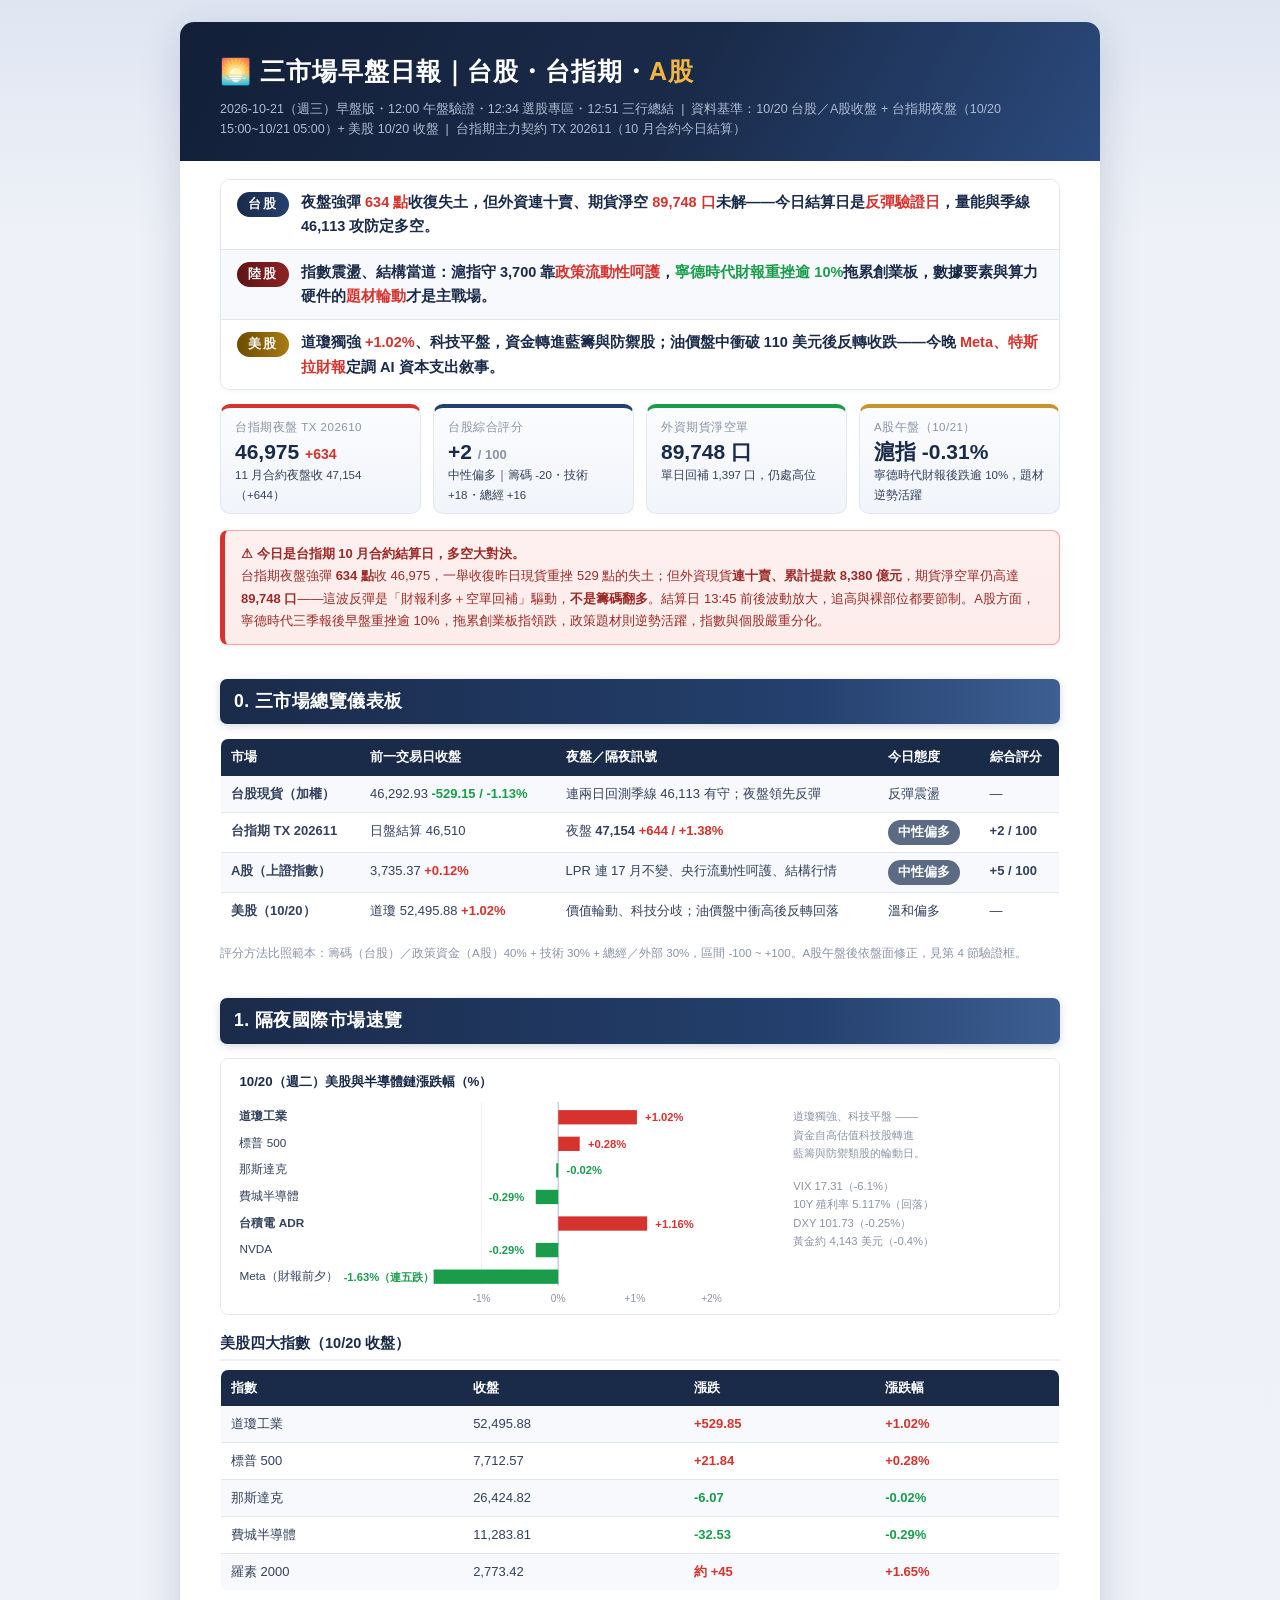
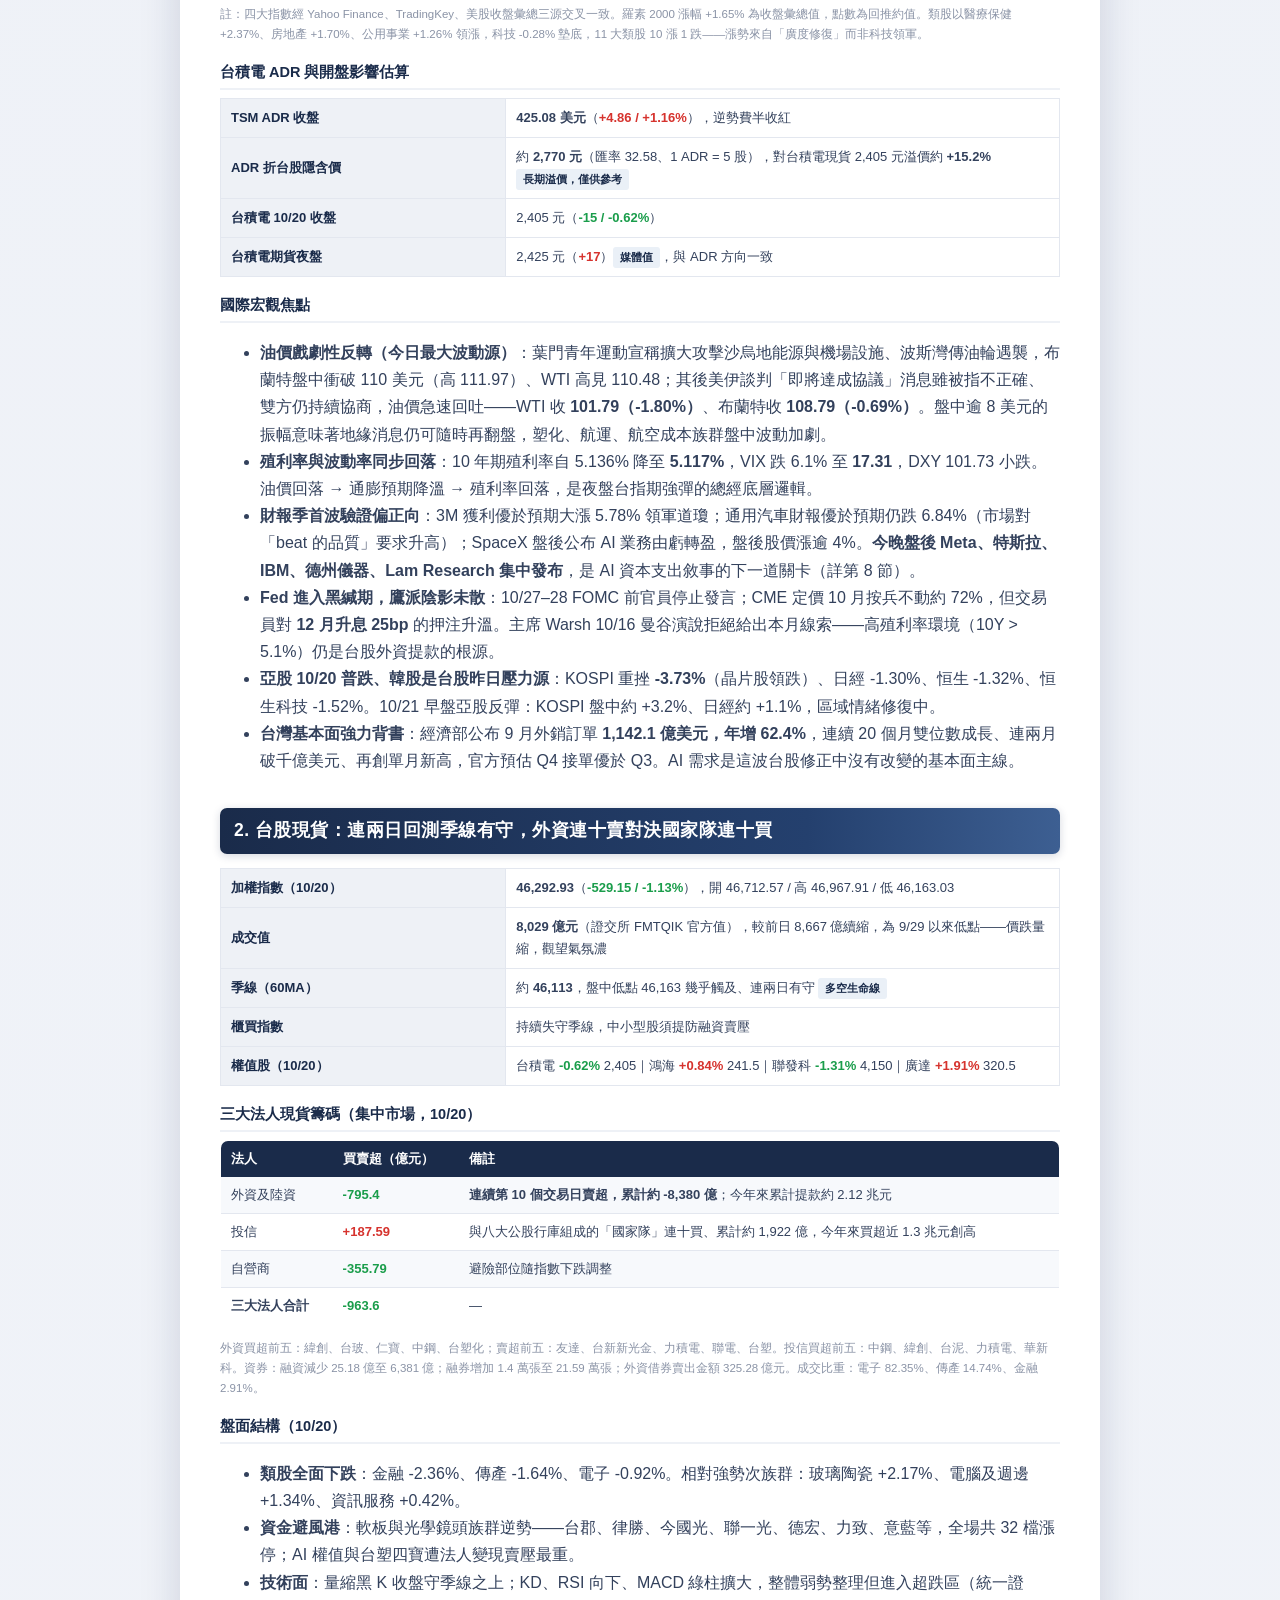
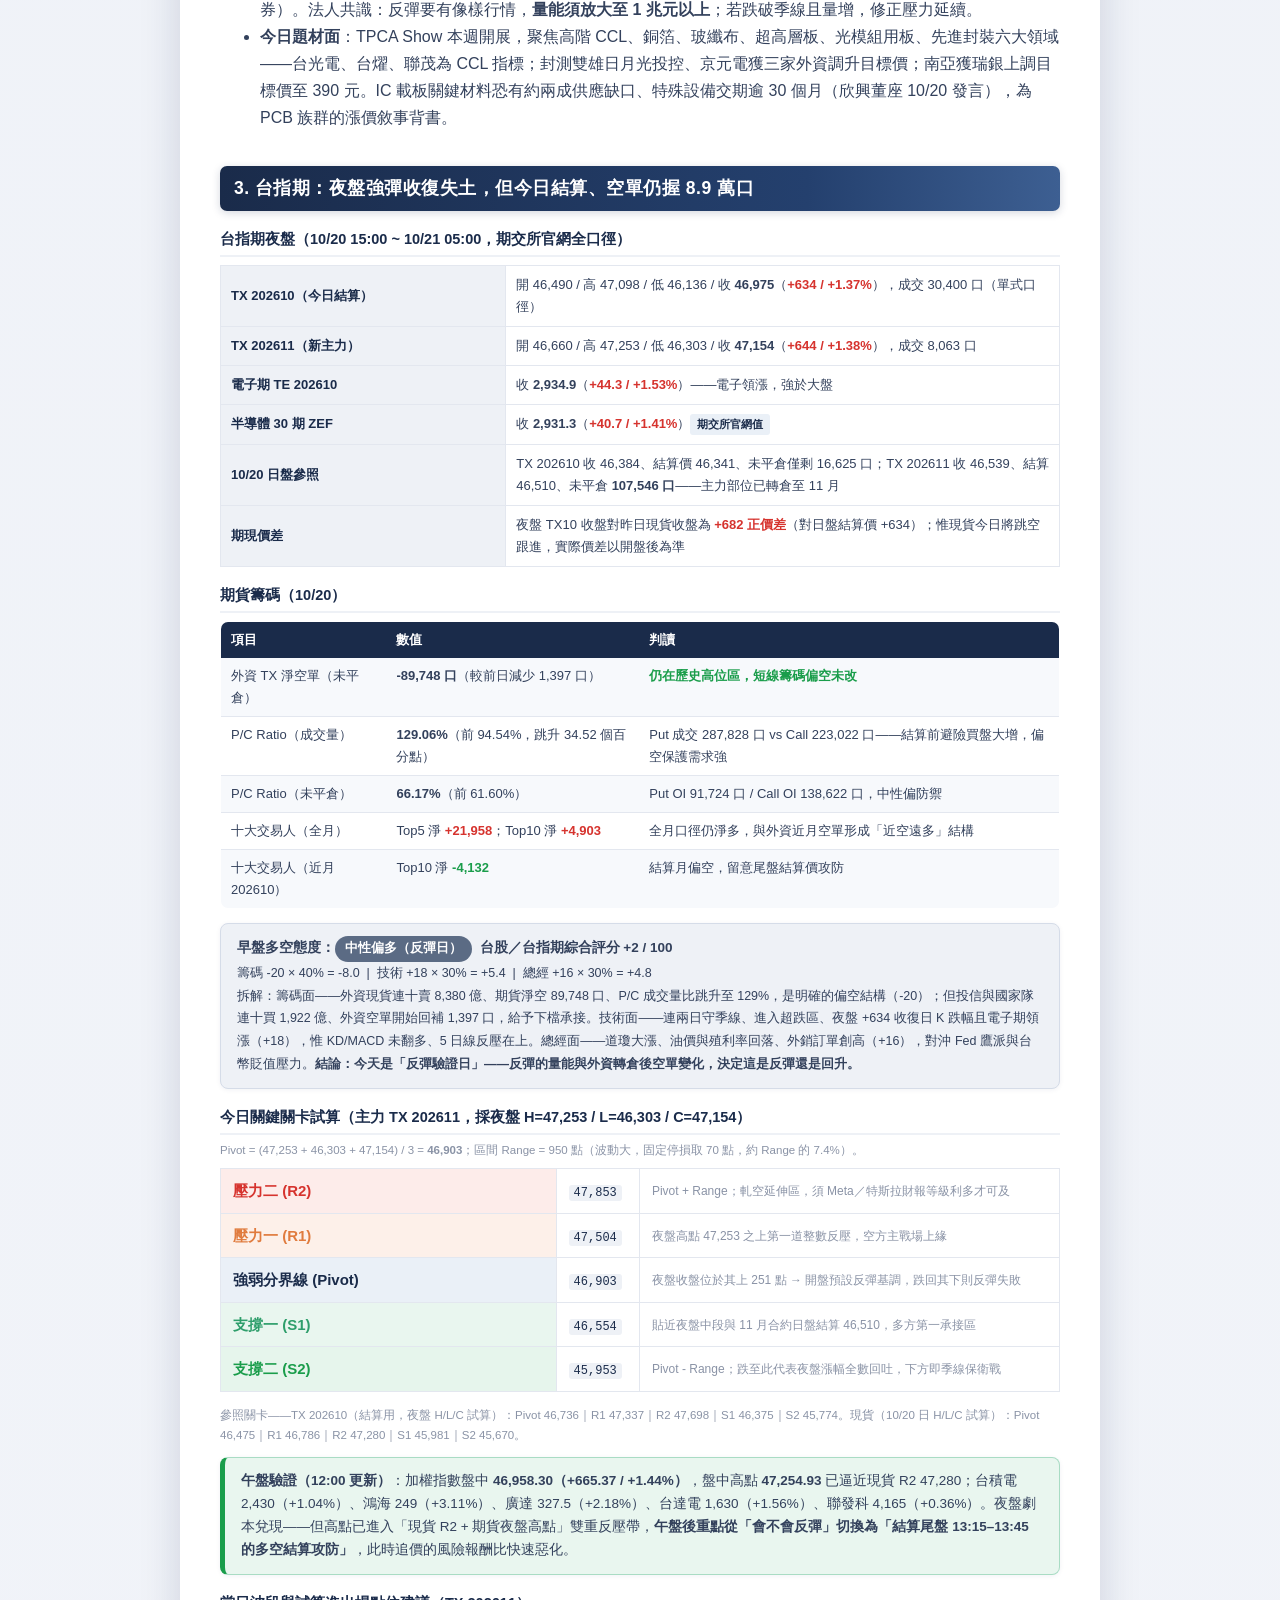
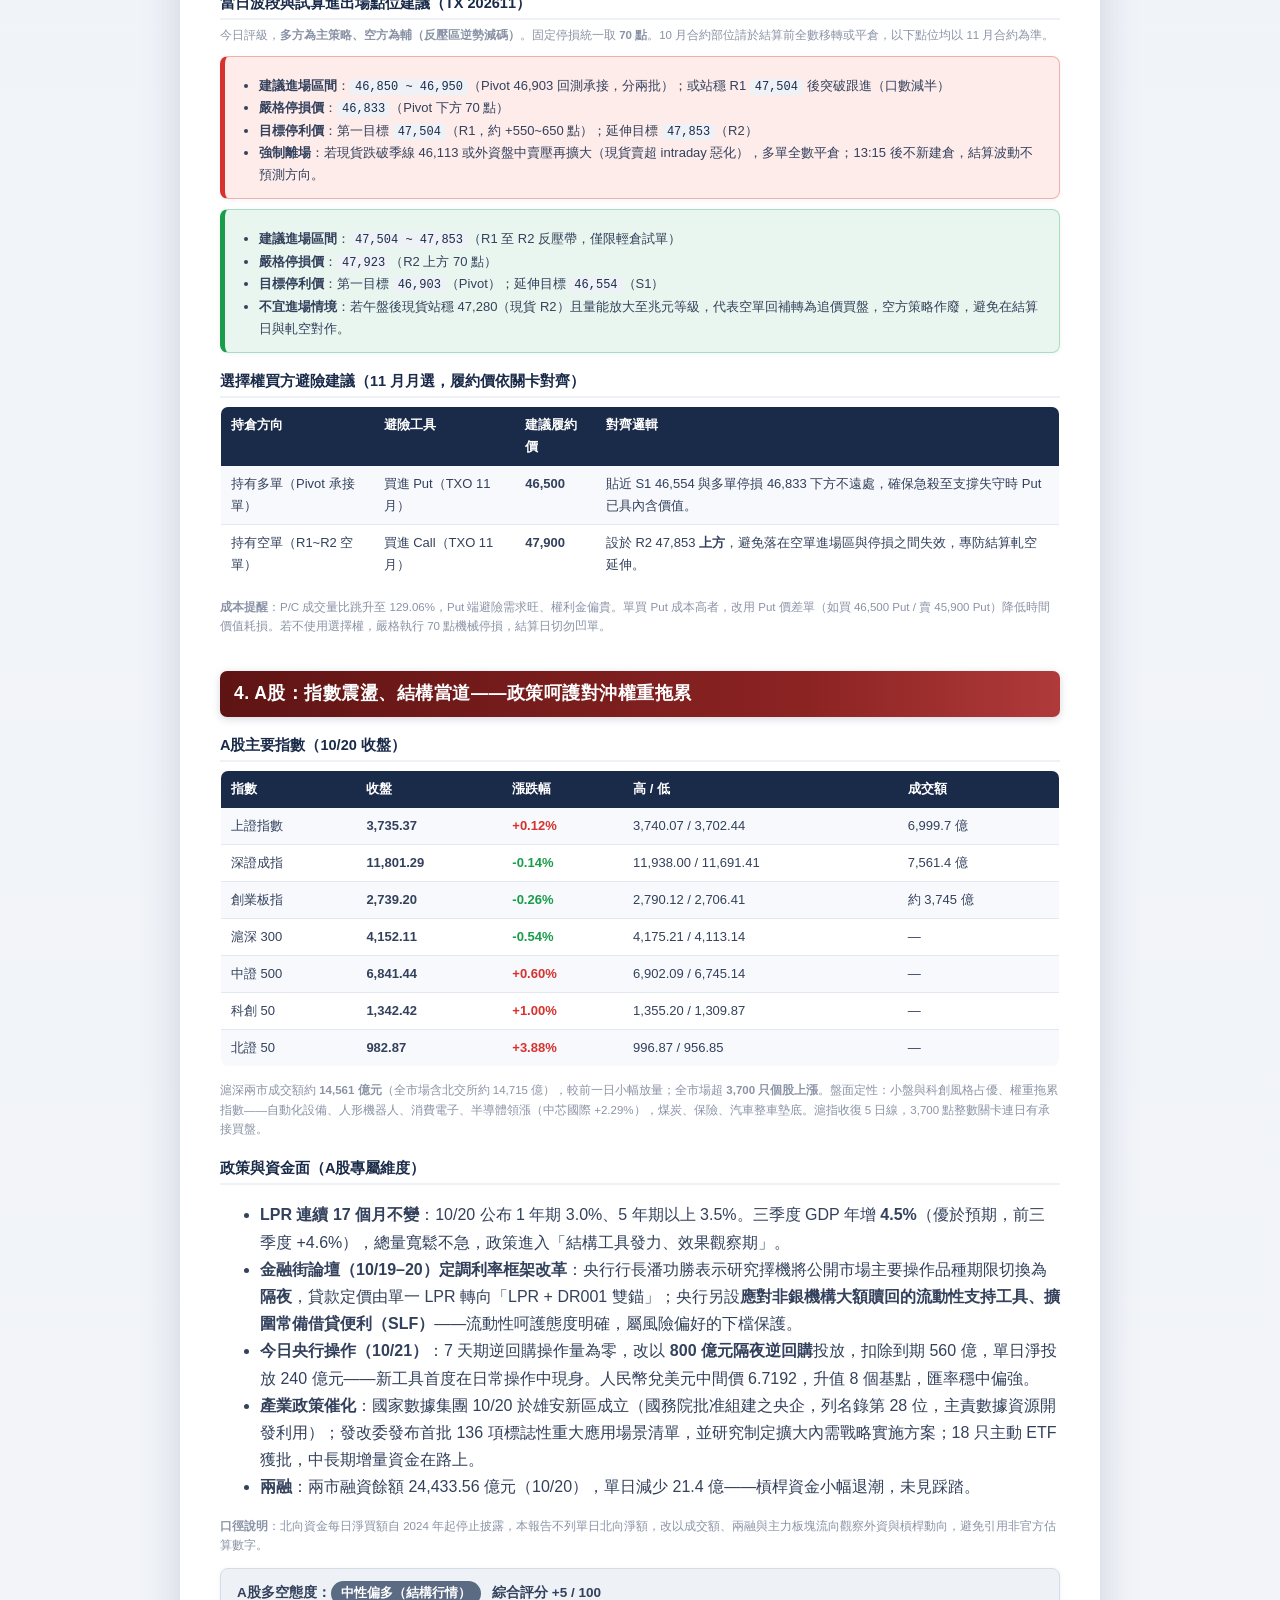
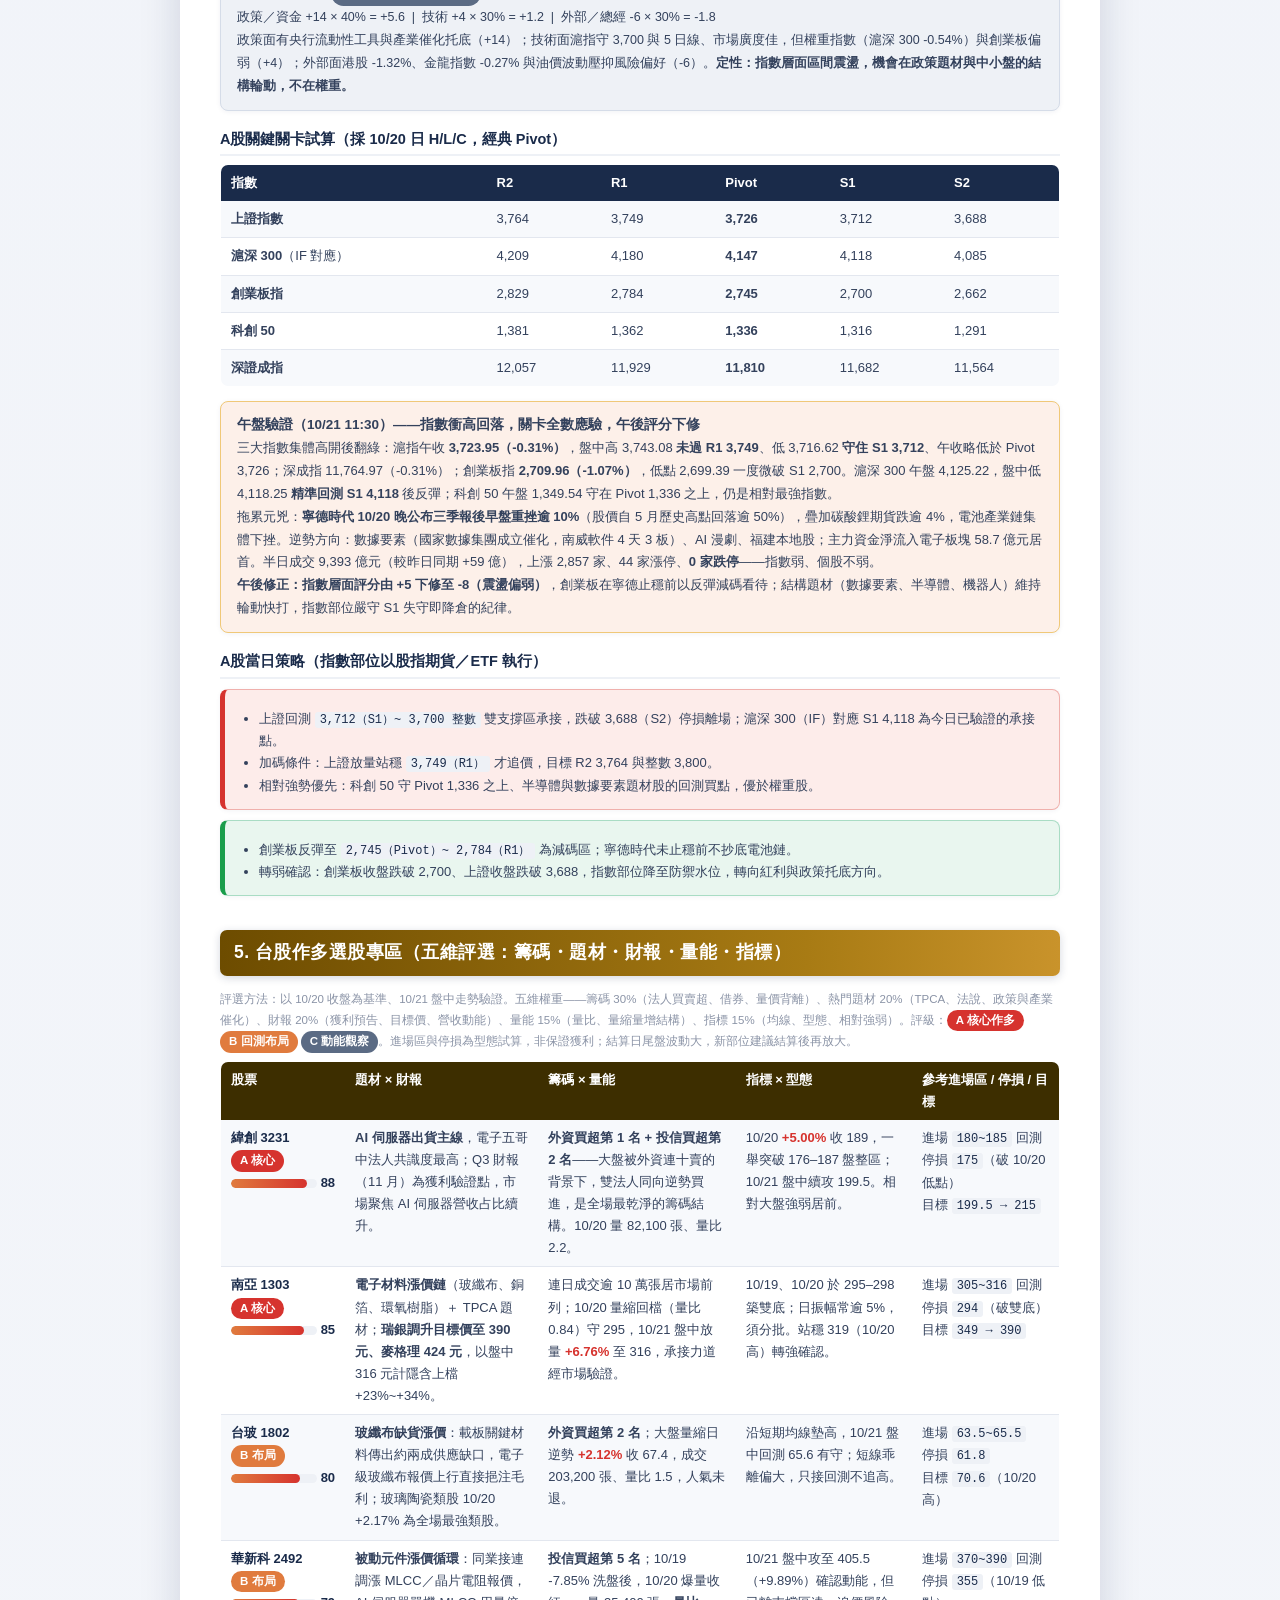
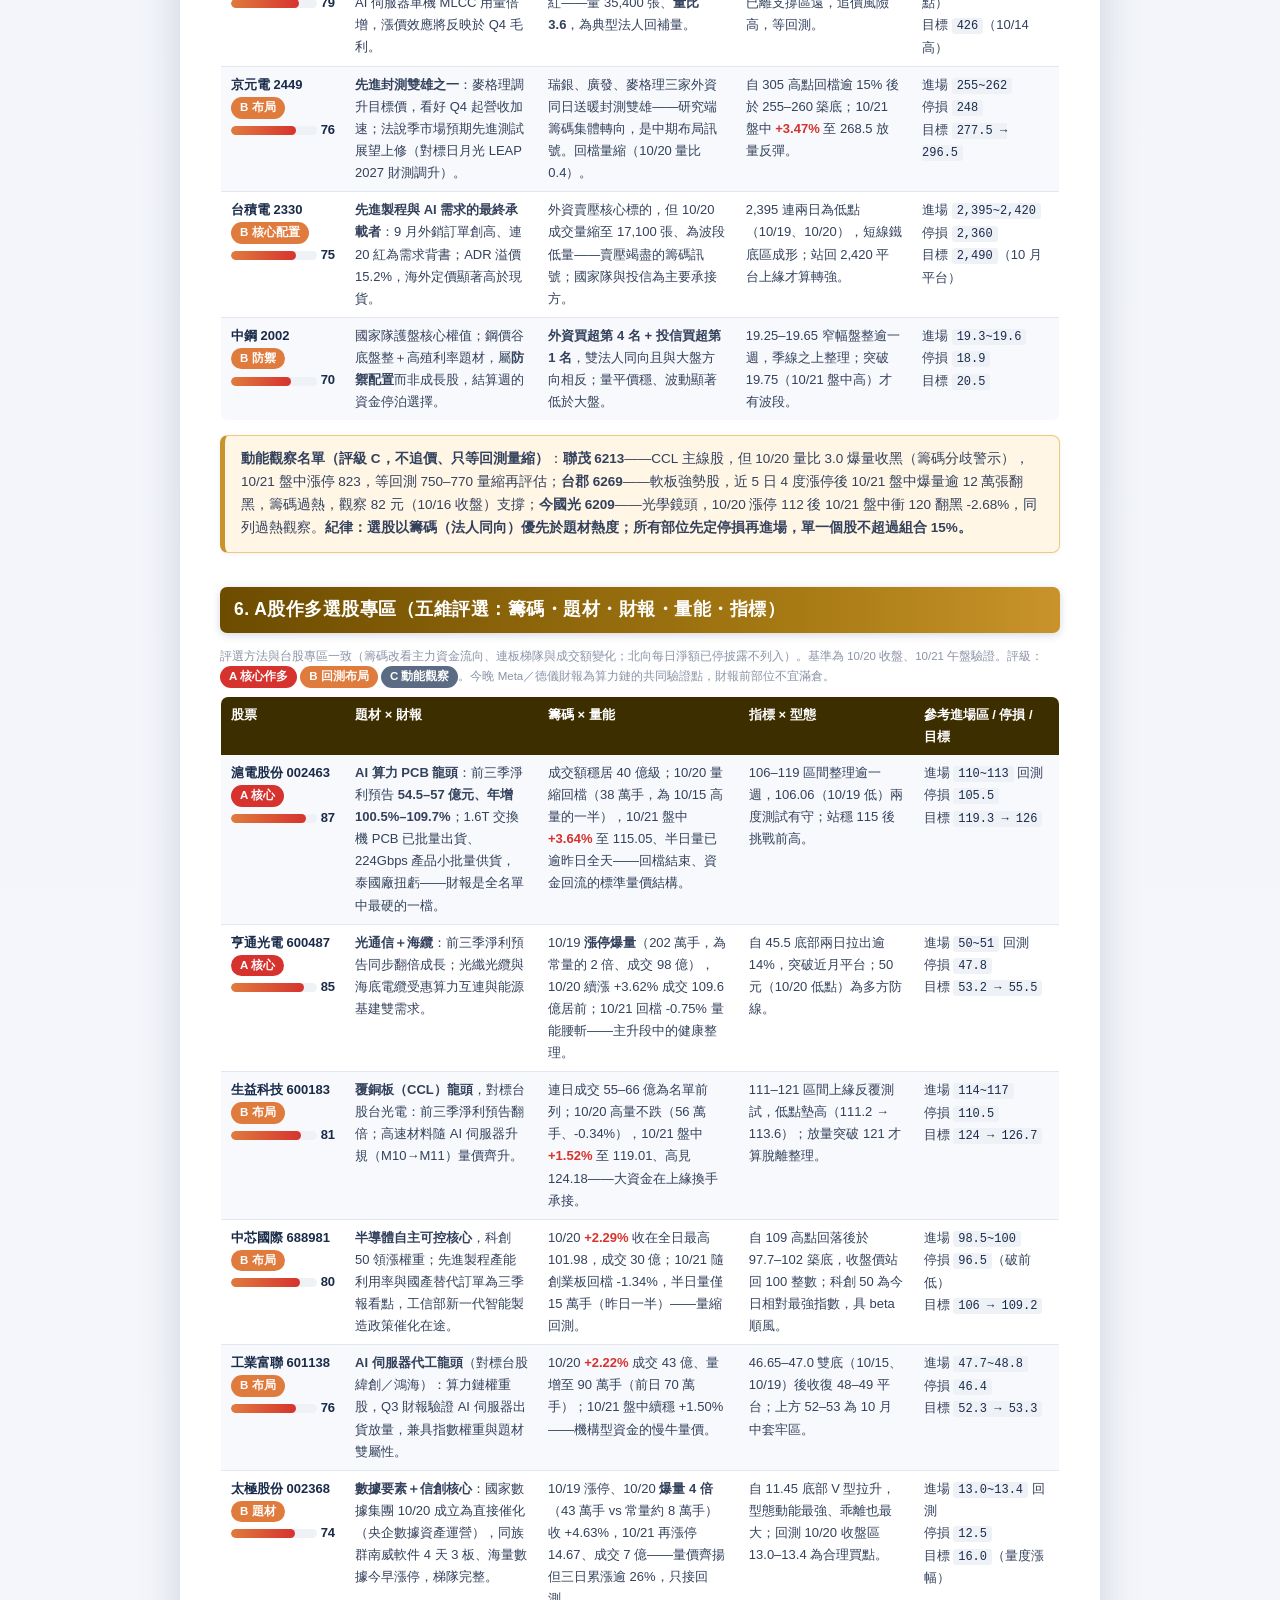
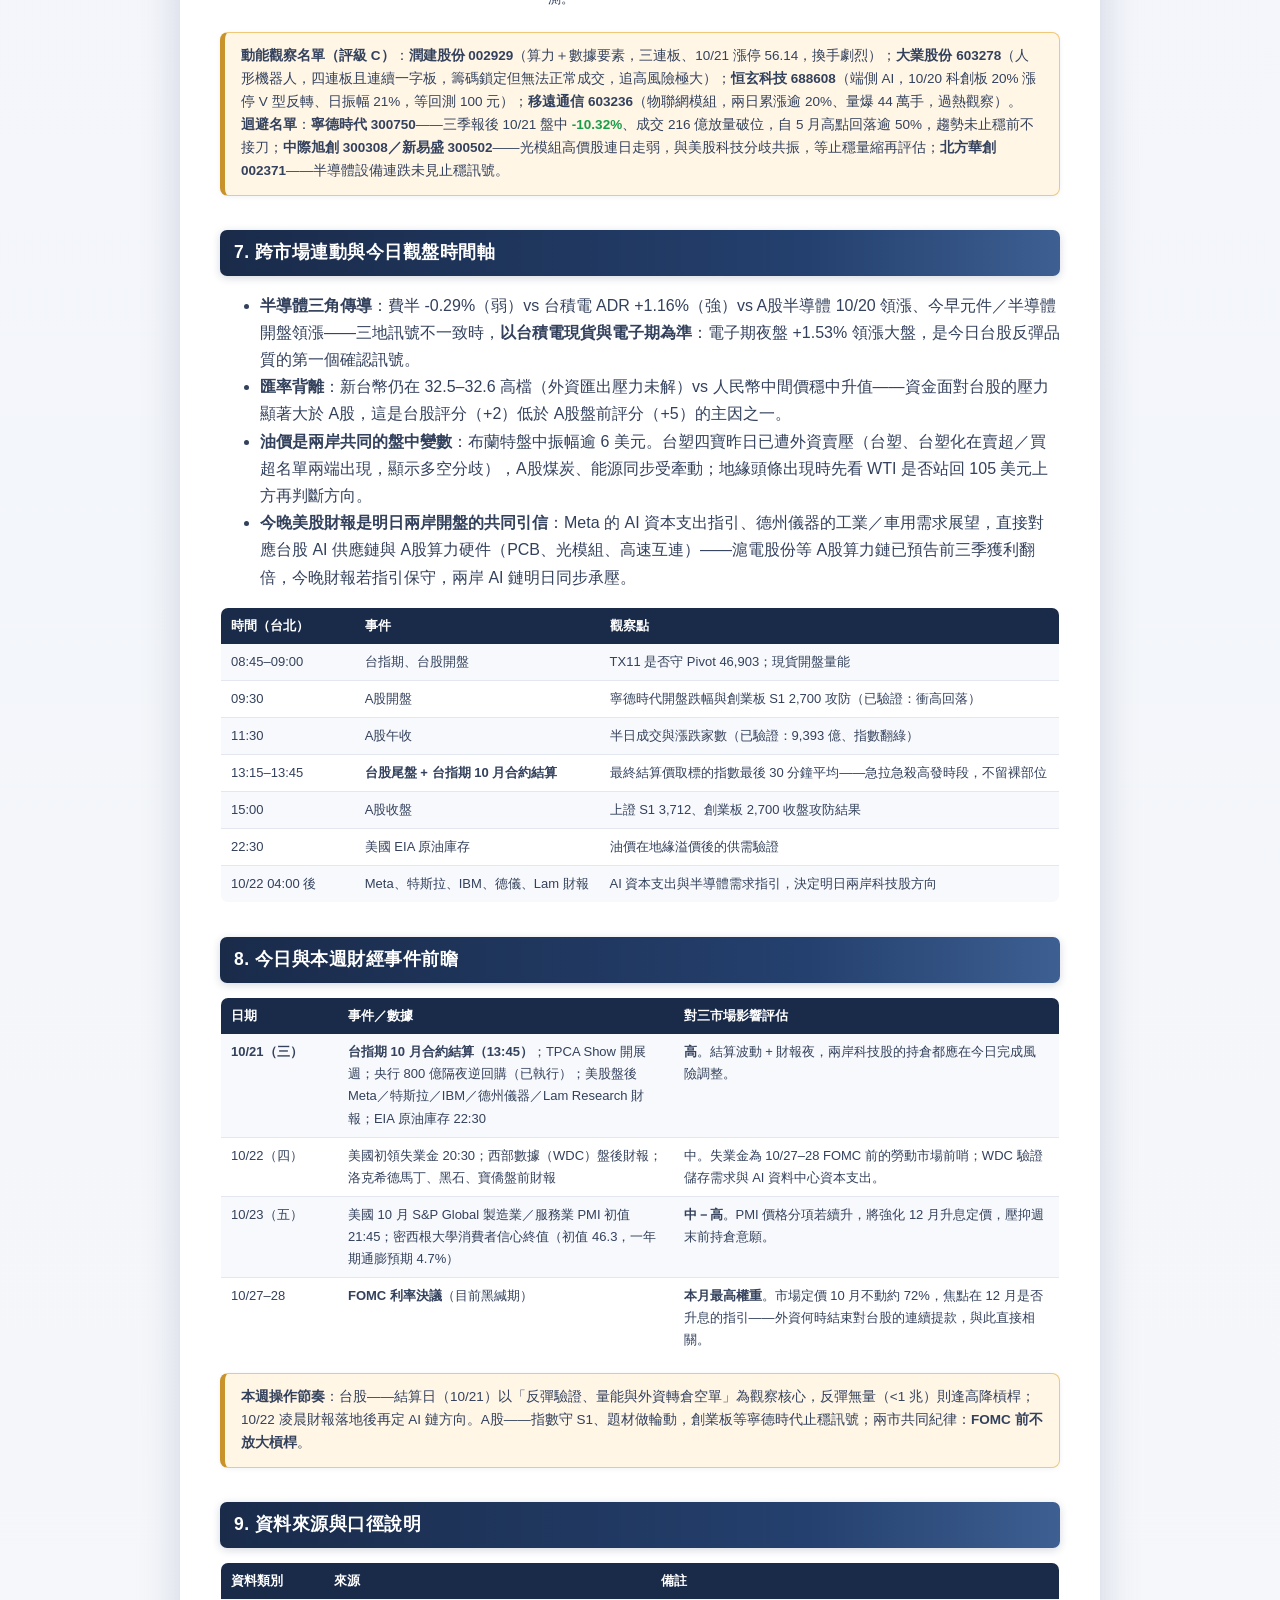
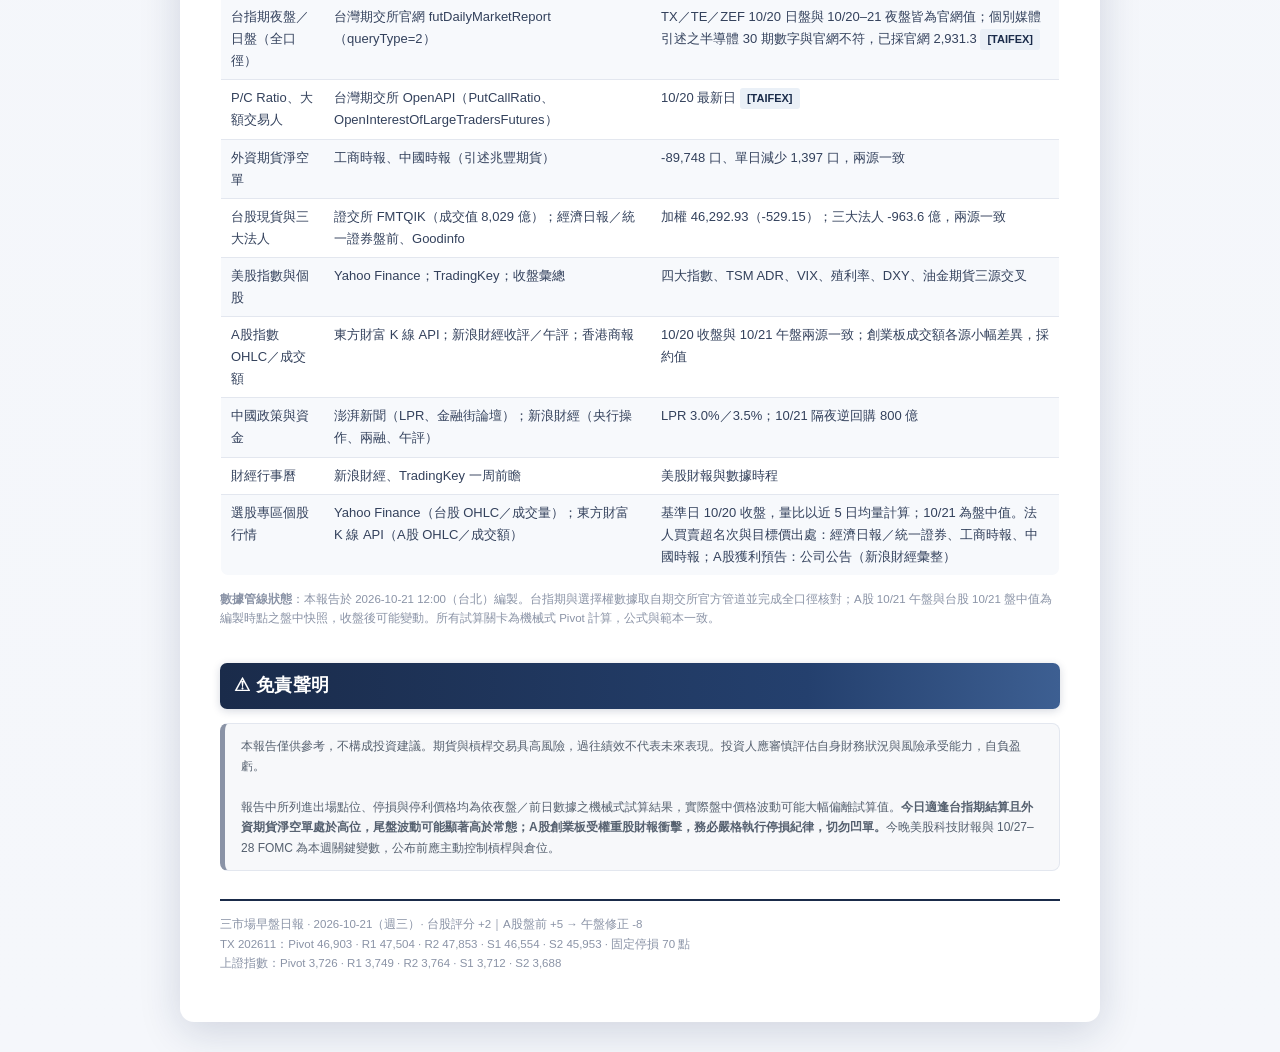
<file: reports/morning-2026-10-21.html>
<!DOCTYPE html>
<html lang="zh-Hant">
<head>
<meta charset="utf-8"/>
<meta name="viewport" content="width=device-width, initial-scale=1"/>
<title>三市場早盤日報 2026-10-21｜台股・台指期・A股</title>
<style>
:root{--ink:#1a2b4a;--ink2:#24406e;--sub:#33415c;--mut:#8a93a6;--line:#e3e7ef;--up:#d6332e;--down:#1a9d4b;--bg:#e8edf5;--cn:#8c2323;--gold:#c9932b;}
*{box-sizing:border-box;}
body{margin:0;background:linear-gradient(180deg,#dfe6f2 0%,#eef1f7 240px,#f5f7fb 100%);color:var(--sub);font-family:-apple-system,"Helvetica Neue",Arial,"PingFang TC","Microsoft JhengHei",sans-serif;line-height:1.7;}
.wrap{max-width:920px;margin:22px auto 34px;background:#fff;padding:0 40px 48px;border-radius:14px;box-shadow:0 10px 42px rgba(20,40,80,.16);overflow:hidden;}
header{background:linear-gradient(120deg,#131f38 0%,#1a2b4a 55%,#2b4a7d 100%);margin:0 -40px;padding:28px 40px 22px;color:#dbe4f2;}
header h1{font-size:25px;color:#fff;margin:0 0 6px;letter-spacing:1px;}
header h1 .accent{color:#f2b544;}
header .meta{font-size:12.5px;color:#aebbd2;line-height:1.6;}
.headlines{margin:18px 0 2px;border:1px solid var(--line);border-radius:10px;overflow:hidden;box-shadow:0 1px 5px rgba(20,40,80,.05);}
.headlines .hl{display:flex;gap:12px;align-items:baseline;padding:10px 16px;background:#fff;border-bottom:1px solid var(--line);}
.headlines .hl:last-child{border-bottom:none;}
.headlines .hl:nth-child(even){background:#f7f9fc;}
.headlines .mkt{flex:0 0 auto;font-weight:800;font-size:12.5px;color:#fff;padding:2px 11px;border-radius:20px;letter-spacing:2px;position:relative;top:1px;}
.headlines .mkt-tw{background:linear-gradient(90deg,var(--ink),var(--ink2));}
.headlines .mkt-cn{background:linear-gradient(90deg,#5f1414,var(--cn));}
.headlines .mkt-us{background:linear-gradient(90deg,#6d4c00,#a87b14);}
.headlines .hl p{margin:0;font-size:14.5px;font-weight:600;color:var(--ink);}
.headlines .hl p b{color:var(--up);}
.headlines .hl p b.g{color:var(--down);}
.kpis{display:flex;gap:12px;flex-wrap:wrap;margin:14px 0 4px;}
.kpi{flex:1 1 180px;background:linear-gradient(180deg,#fbfcfe,#f1f4fa);border:1px solid var(--line);border-top:4px solid var(--ink2);border-radius:10px;padding:10px 14px 8px;}
.kpi.red{border-top-color:var(--up);}
.kpi.green{border-top-color:var(--down);}
.kpi.gold{border-top-color:var(--gold);}
.kpi .k-label{font-size:11.5px;color:var(--mut);letter-spacing:.5px;}
.kpi .k-value{font-size:21px;font-weight:800;color:var(--ink);line-height:1.35;}
.kpi .k-sub{font-size:11.5px;color:var(--sub);}
h2{font-size:17.5px;color:#fff;margin:34px 0 14px;background:linear-gradient(90deg,var(--ink) 0%,var(--ink2) 70%,#3d5f92 100%);padding:8px 14px;border-radius:7px;letter-spacing:.5px;box-shadow:0 2px 8px rgba(20,40,80,.18);}
h2.cn{background:linear-gradient(90deg,#5f1414 0%,var(--cn) 70%,#b03a3a 100%);}
h2.pick{background:linear-gradient(90deg,#6d4c00 0%,#a87b14 70%,#c9932b 100%);}
h3{font-size:14.5px;color:var(--ink);margin:16px 0 6px;border-bottom:2px solid #eef1f6;padding-bottom:3px;}
table{border-collapse:collapse;width:100%;margin:8px 0 14px;font-size:13px;}
.grid{border:1px solid var(--line);border-radius:8px;overflow:hidden;}
.grid th,.grid td{border-bottom:1px solid var(--line);padding:7px 10px;text-align:left;vertical-align:top;}
.grid th{background:var(--ink);color:#fff;font-weight:600;border-bottom:none;}
.grid tr:nth-child(even) td{background:#f7f9fc;}
.grid tr:hover td{background:#eef3fa;}
.kv th{background:#eef1f6;color:var(--ink);text-align:left;width:34%;padding:8px 10px;border:1px solid var(--line);font-weight:600;}
.kv td{border:1px solid var(--line);padding:8px 10px;}
.levels td{border:1px solid var(--line);padding:9px 12px;font-size:15px;}
.levels .r2{background:#fdecea;color:var(--up);font-weight:700;width:40%;}
.levels .r1{background:#fdf0e9;color:#e07b3e;font-weight:700;}
.levels .pivot{background:#eaf0f7;color:var(--ink);font-weight:700;}
.levels .s1{background:#e9f6ef;color:#2e9e6b;font-weight:700;}
.levels .s2{background:#e6f5ec;color:var(--down);font-weight:700;}
.up{color:var(--up);font-weight:600;}
.down{color:var(--down);font-weight:600;}
.badge{display:inline-block;background:var(--ink);color:#fff;padding:2px 10px;border-radius:20px;font-size:12.5px;font-weight:700;}
.badge-bull{background:#d6332e;}
.badge-bear{background:#1a9d4b;}
.badge-flat{background:#5b6b84;}
.tag{display:inline-block;background:#eaf0f7;color:var(--ink);padding:1px 7px;border-radius:3px;font-size:11px;font-weight:600;}
.pill{display:inline-block;padding:1px 9px;border-radius:20px;font-size:11.5px;font-weight:700;white-space:nowrap;}
.pill-a{background:#d6332e;color:#fff;}
.pill-b{background:#e07b3e;color:#fff;}
.pill-c{background:#5b6b84;color:#fff;}
.stocks th{background:#3d2e00;}
.stocks td:first-child{font-weight:700;color:var(--ink);white-space:nowrap;}
.scorebar{background:#eef1f6;border-radius:6px;height:9px;width:86px;display:inline-block;vertical-align:middle;overflow:hidden;}
.scorebar i{display:block;height:100%;background:linear-gradient(90deg,#e07b3e,#d6332e);border-radius:6px;}
.callout{border-radius:8px;padding:12px 16px;margin:12px 0;font-size:13.5px;box-shadow:0 1px 5px rgba(20,40,80,.06);}
.callout-hl{background:#fff6e6;border:1px solid #f0c878;border-left:5px solid var(--gold);}
.callout-ok{background:#e9f6ef;border:1px solid #a9dcc4;border-left:5px solid var(--down);}
.note{font-size:11.5px;color:var(--mut);margin:4px 0;}
.warn{background:linear-gradient(180deg,#fdf0ef,#fdecea);border:1px solid #f0a9a4;border-left:5px solid var(--up);color:#9c2b27;padding:12px 16px;border-radius:8px;font-size:13px;margin:16px 0 12px;box-shadow:0 1px 5px rgba(156,43,39,.08);}
.side{border-radius:8px;padding:12px 16px;margin:10px 0;font-size:13px;box-shadow:0 1px 5px rgba(20,40,80,.05);}
.side-long{background:#fdecea;border:1px solid #f0b0ac;border-left:5px solid var(--up);}
.side-short{background:#e9f6ef;border:1px solid #a9dcc4;border-left:5px solid var(--down);}
.side ul{margin:6px 0 0;padding-left:18px;}
code{background:#eef1f6;padding:1px 5px;border-radius:3px;font-size:12px;color:var(--ink);}
footer{margin-top:28px;border-top:2px solid var(--ink);padding-top:14px;font-size:11.5px;color:var(--mut);}
.disclaimer{background:#f7f8fa;border:1px solid var(--line);border-left:5px solid var(--mut);padding:12px 16px;border-radius:8px;font-size:12px;color:#55606f;}
svg{display:block;width:100%;height:auto;margin:10px 0 4px;border:1px solid var(--line);border-radius:8px;}
@media (max-width:680px){.wrap{padding:0 16px 36px;margin:0;border-radius:0;}header{margin:0 -16px;padding:22px 16px 16px;}.kpi{flex:1 1 140px;}table{font-size:12px;}}
@media print{body{background:#fff;}.wrap{box-shadow:none;margin:0;max-width:none;}}
</style>
</head>
<body>
<div class="wrap">
<header>
<h1>&#127749; 三市場早盤日報｜台股・台指期・<span class="accent">A股</span></h1>
<div class="meta">2026-10-21（週三）早盤版・12:00 午盤驗證・12:34 選股專區・12:51 三行總結 &nbsp;|&nbsp; 資料基準：10/20 台股／A股收盤 + 台指期夜盤（10/20 15:00~10/21 05:00）+ 美股 10/20 收盤 &nbsp;|&nbsp; 台指期主力契約 TX 202611（10 月合約今日結算）</div>
</header>

<div class="headlines">
<div class="hl"><span class="mkt mkt-tw">台股</span><p>夜盤強彈 <b>634 點</b>收復失土，但外資連十賣、期貨淨空 <b>89,748 口</b>未解——今日結算日是<b>反彈驗證日</b>，量能與季線 46,113 攻防定多空。</p></div>
<div class="hl"><span class="mkt mkt-cn">陸股</span><p>指數震盪、結構當道：滬指守 3,700 靠<b>政策流動性呵護</b>，<b class="g">寧德時代財報重挫逾 10%</b>拖累創業板，數據要素與算力硬件的<b>題材輪動</b>才是主戰場。</p></div>
<div class="hl"><span class="mkt mkt-us">美股</span><p>道瓊獨強 <b>+1.02%</b>、科技平盤，資金轉進藍籌與防禦股；油價盤中衝破 110 美元後反轉收跌——今晚 <b>Meta、特斯拉財報</b>定調 AI 資本支出敘事。</p></div>
</div>

<div class="kpis">
<div class="kpi red"><div class="k-label">台指期夜盤 TX 202610</div><div class="k-value">46,975 <span class="up" style="font-size:14px;">+634</span></div><div class="k-sub">11 月合約夜盤收 47,154（+644）</div></div>
<div class="kpi"><div class="k-label">台股綜合評分</div><div class="k-value">+2 <span style="font-size:13px;color:var(--mut);">/ 100</span></div><div class="k-sub">中性偏多｜籌碼 -20・技術 +18・總經 +16</div></div>
<div class="kpi green"><div class="k-label">外資期貨淨空單</div><div class="k-value">89,748 口</div><div class="k-sub">單日回補 1,397 口，仍處高位</div></div>
<div class="kpi gold"><div class="k-label">A股午盤（10/21）</div><div class="k-value">滬指 -0.31%</div><div class="k-sub">寧德時代財報後跌逾 10%，題材逆勢活躍</div></div>
</div>

<div class="warn">
<b>&#9888; 今日是台指期 10 月合約結算日，多空大對決。</b><br/>
台指期夜盤強彈 <b>634 點</b>收 46,975，一舉收復昨日現貨重挫 529 點的失土；但外資現貨<b>連十賣、累計提款 8,380 億元</b>，期貨淨空單仍高達 <b>89,748 口</b>——這波反彈是「財報利多＋空單回補」驅動，<b>不是籌碼翻多</b>。結算日 13:45 前後波動放大，追高與裸部位都要節制。A股方面，寧德時代三季報後早盤重挫逾 10%，拖累創業板指領跌，政策題材則逆勢活躍，指數與個股嚴重分化。
</div>

<h2>0. 三市場總覽儀表板</h2>
<table class="grid">
<tr><th>市場</th><th>前一交易日收盤</th><th>夜盤／隔夜訊號</th><th>今日態度</th><th>綜合評分</th></tr>
<tr><td><b>台股現貨（加權）</b></td><td>46,292.93 <span class="down">-529.15 / -1.13%</span></td><td>連兩日回測季線 46,113 有守；夜盤領先反彈</td><td>反彈震盪</td><td>&mdash;</td></tr>
<tr><td><b>台指期 TX 202611</b></td><td>日盤結算 46,510</td><td>夜盤 <b>47,154</b> <span class="up">+644 / +1.38%</span></td><td><span class="badge badge-flat">中性偏多</span></td><td><b>+2 / 100</b></td></tr>
<tr><td><b>A股（上證指數）</b></td><td>3,735.37 <span class="up">+0.12%</span></td><td>LPR 連 17 月不變、央行流動性呵護、結構行情</td><td><span class="badge badge-flat">中性偏多</span></td><td><b>+5 / 100</b></td></tr>
<tr><td><b>美股（10/20）</b></td><td>道瓊 52,495.88 <span class="up">+1.02%</span></td><td>價值輪動、科技分歧；油價盤中衝高後反轉回落</td><td>溫和偏多</td><td>&mdash;</td></tr>
</table>
<p class="note">評分方法比照範本：籌碼（台股）／政策資金（A股）40% + 技術 30% + 總經／外部 30%，區間 -100 ~ +100。A股午盤後依盤面修正，見第 4 節驗證框。</p>

<h2>1. 隔夜國際市場速覽</h2>

<svg viewBox="0 0 820 250" xmlns="http://www.w3.org/2000/svg" role="img">
<rect x="0" y="0" width="820" height="250" fill="#ffffff"/>
<text x="18" y="26" font-size="13" font-weight="700" fill="#1a2b4a">10/20（週二）美股與半導體鏈漲跌幅（%）</text>
<line x1="330" y1="42" x2="330" y2="222" stroke="#c9d1e0" stroke-width="1.5"/>
<text x="330" y="238" font-size="10" fill="#8a93a6" text-anchor="middle">0%</text>
<line x1="255" y1="42" x2="255" y2="222" stroke="#eef1f6" stroke-width="1"/>
<text x="255" y="238" font-size="10" fill="#8a93a6" text-anchor="middle">-1%</text>
<text x="405" y="238" font-size="10" fill="#8a93a6" text-anchor="middle">+1%</text>
<text x="480" y="238" font-size="10" fill="#8a93a6" text-anchor="middle">+2%</text>

<text x="18" y="60" font-size="11.5" fill="#33415c" font-weight="700">道瓊工業</text>
<rect x="330" y="50" width="77" height="14" fill="#d6332e"/>
<text x="415" y="61" font-size="11" font-weight="700" fill="#d6332e">+1.02%</text>

<text x="18" y="86" font-size="11.5" fill="#33415c">標普 500</text>
<rect x="330" y="76" width="21" height="14" fill="#d6332e"/>
<text x="359" y="87" font-size="11" font-weight="600" fill="#d6332e">+0.28%</text>

<text x="18" y="112" font-size="11.5" fill="#33415c">那斯達克</text>
<rect x="328" y="102" width="2" height="14" fill="#1a9d4b"/>
<text x="338" y="113" font-size="11" font-weight="600" fill="#1a9d4b">-0.02%</text>

<text x="18" y="138" font-size="11.5" fill="#33415c">費城半導體</text>
<rect x="308" y="128" width="22" height="14" fill="#1a9d4b"/>
<text x="262" y="139" font-size="11" font-weight="600" fill="#1a9d4b">-0.29%</text>

<text x="18" y="164" font-size="11.5" fill="#33415c" font-weight="700">台積電 ADR</text>
<rect x="330" y="154" width="87" height="14" fill="#d6332e"/>
<text x="425" y="165" font-size="11" font-weight="700" fill="#d6332e">+1.16%</text>

<text x="18" y="190" font-size="11.5" fill="#33415c">NVDA</text>
<rect x="308" y="180" width="22" height="14" fill="#1a9d4b"/>
<text x="262" y="191" font-size="11" font-weight="600" fill="#1a9d4b">-0.29%</text>

<text x="18" y="216" font-size="11.5" fill="#33415c">Meta（財報前夕）</text>
<rect x="208" y="206" width="122" height="14" fill="#1a9d4b"/>
<text x="120" y="217" font-size="11" font-weight="600" fill="#1a9d4b">-1.63%（連五跌）</text>

<text x="560" y="60" font-size="11" fill="#8a93a6">道瓊獨強、科技平盤 ——</text>
<text x="560" y="78" font-size="11" fill="#8a93a6">資金自高估值科技股轉進</text>
<text x="560" y="96" font-size="11" fill="#8a93a6">藍籌與防禦類股的輪動日。</text>
<text x="560" y="128" font-size="11" fill="#8a93a6">VIX 17.31（-6.1%）</text>
<text x="560" y="146" font-size="11" fill="#8a93a6">10Y 殖利率 5.117%（回落）</text>
<text x="560" y="164" font-size="11" fill="#8a93a6">DXY 101.73（-0.25%）</text>
<text x="560" y="182" font-size="11" fill="#8a93a6">黃金約 4,143 美元（-0.4%）</text>
</svg>

<h3>美股四大指數（10/20 收盤）</h3>
<table class="grid">
<tr><th>指數</th><th>收盤</th><th>漲跌</th><th>漲跌幅</th></tr>
<tr><td>道瓊工業</td><td>52,495.88</td><td class="up">+529.85</td><td class="up">+1.02%</td></tr>
<tr><td>標普 500</td><td>7,712.57</td><td class="up">+21.84</td><td class="up">+0.28%</td></tr>
<tr><td>那斯達克</td><td>26,424.82</td><td class="down">-6.07</td><td class="down">-0.02%</td></tr>
<tr><td>費城半導體</td><td>11,283.81</td><td class="down">-32.53</td><td class="down">-0.29%</td></tr>
<tr><td>羅素 2000</td><td>2,773.42</td><td class="up">約 +45</td><td class="up">+1.65%</td></tr>
</table>
<p class="note">註：四大指數經 Yahoo Finance、TradingKey、美股收盤彙總三源交叉一致。羅素 2000 漲幅 +1.65% 為收盤彙總值，點數為回推約值。類股以醫療保健 +2.37%、房地產 +1.70%、公用事業 +1.26% 領漲，科技 -0.28% 墊底，11 大類股 10 漲 1 跌——漲勢來自「廣度修復」而非科技領軍。</p>

<h3>台積電 ADR 與開盤影響估算</h3>
<table class="kv">
<tr><th>TSM ADR 收盤</th><td><b>425.08 美元</b>（<span class="up">+4.86 / +1.16%</span>），逆勢費半收紅</td></tr>
<tr><th>ADR 折台股隱含價</th><td>約 <b>2,770 元</b>（匯率 32.58、1 ADR = 5 股），對台積電現貨 2,405 元溢價約 <b>+15.2%</b> <span class="tag">長期溢價，僅供參考</span></td></tr>
<tr><th>台積電 10/20 收盤</th><td>2,405 元（<span class="down">-15 / -0.62%</span>）</td></tr>
<tr><th>台積電期貨夜盤</th><td>2,425 元（<span class="up">+17</span>）<span class="tag">媒體值</span>，與 ADR 方向一致</td></tr>
</table>

<h3>國際宏觀焦點</h3>
<ul>
<li><b>油價戲劇性反轉（今日最大波動源）</b>：葉門青年運動宣稱擴大攻擊沙烏地能源與機場設施、波斯灣傳油輪遇襲，布蘭特盤中衝破 110 美元（高 111.97）、WTI 高見 110.48；其後美伊談判「即將達成協議」消息雖被指不正確、雙方仍持續協商，油價急速回吐——WTI 收 <b>101.79（-1.80%）</b>、布蘭特收 <b>108.79（-0.69%）</b>。盤中逾 8 美元的振幅意味著地緣消息仍可隨時再翻盤，塑化、航運、航空成本族群盤中波動加劇。</li>
<li><b>殖利率與波動率同步回落</b>：10 年期殖利率自 5.136% 降至 <b>5.117%</b>，VIX 跌 6.1% 至 <b>17.31</b>，DXY 101.73 小跌。油價回落 → 通膨預期降溫 → 殖利率回落，是夜盤台指期強彈的總經底層邏輯。</li>
<li><b>財報季首波驗證偏正向</b>：3M 獲利優於預期大漲 5.78% 領軍道瓊；通用汽車財報優於預期仍跌 6.84%（市場對「beat 的品質」要求升高）；SpaceX 盤後公布 AI 業務由虧轉盈，盤後股價漲逾 4%。<b>今晚盤後 Meta、特斯拉、IBM、德州儀器、Lam Research 集中發布</b>，是 AI 資本支出敘事的下一道關卡（詳第 8 節）。</li>
<li><b>Fed 進入黑緘期，鷹派陰影未散</b>：10/27–28 FOMC 前官員停止發言；CME 定價 10 月按兵不動約 72%，但交易員對 <b>12 月升息 25bp</b> 的押注升溫。主席 Warsh 10/16 曼谷演說拒絕給出本月線索——高殖利率環境（10Y &gt; 5.1%）仍是台股外資提款的根源。</li>
<li><b>亞股 10/20 普跌、韓股是台股昨日壓力源</b>：KOSPI 重挫 <b>-3.73%</b>（晶片股領跌）、日經 -1.30%、恒生 -1.32%、恒生科技 -1.52%。10/21 早盤亞股反彈：KOSPI 盤中約 +3.2%、日經約 +1.1%，區域情緒修復中。</li>
<li><b>台灣基本面強力背書</b>：經濟部公布 9 月外銷訂單 <b>1,142.1 億美元，年增 62.4%</b>，連續 20 個月雙位數成長、連兩月破千億美元、再創單月新高，官方預估 Q4 接單優於 Q3。AI 需求是這波台股修正中沒有改變的基本面主線。</li>
</ul>

<h2>2. 台股現貨：連兩日回測季線有守，外資連十賣對決國家隊連十買</h2>

<table class="kv">
<tr><th>加權指數（10/20）</th><td><b>46,292.93</b>（<span class="down">-529.15 / -1.13%</span>），開 46,712.57 / 高 46,967.91 / 低 46,163.03</td></tr>
<tr><th>成交值</th><td><b>8,029 億元</b>（證交所 FMTQIK 官方值），較前日 8,667 億續縮，為 9/29 以來低點——價跌量縮，觀望氣氛濃</td></tr>
<tr><th>季線（60MA）</th><td>約 <b>46,113</b>，盤中低點 46,163 幾乎觸及、連兩日有守 <span class="tag">多空生命線</span></td></tr>
<tr><th>櫃買指數</th><td>持續失守季線，中小型股須提防融資賣壓</td></tr>
<tr><th>權值股（10/20）</th><td>台積電 <span class="down">-0.62%</span> 2,405｜鴻海 <span class="up">+0.84%</span> 241.5｜聯發科 <span class="down">-1.31%</span> 4,150｜廣達 <span class="up">+1.91%</span> 320.5</td></tr>
</table>

<h3>三大法人現貨籌碼（集中市場，10/20）</h3>
<table class="grid">
<tr><th>法人</th><th>買賣超（億元）</th><th>備註</th></tr>
<tr><td>外資及陸資</td><td class="down"><b>-795.4</b></td><td><b>連續第 10 個交易日賣超，累計約 -8,380 億</b>；今年來累計提款約 2.12 兆元</td></tr>
<tr><td>投信</td><td class="up"><b>+187.59</b></td><td>與八大公股行庫組成的「國家隊」連十買、累計約 1,922 億，今年來買超近 1.3 兆元創高</td></tr>
<tr><td>自營商</td><td class="down"><b>-355.79</b></td><td>避險部位隨指數下跌調整</td></tr>
<tr><td><b>三大法人合計</b></td><td class="down"><b>-963.6</b></td><td>&mdash;</td></tr>
</table>
<p class="note">外資買超前五：緯創、台玻、仁寶、中鋼、台塑化；賣超前五：友達、台新新光金、力積電、聯電、台塑。投信買超前五：中鋼、緯創、台泥、力積電、華新科。資券：融資減少 25.18 億至 6,381 億；融券增加 1.4 萬張至 21.59 萬張；外資借券賣出金額 325.28 億元。成交比重：電子 82.35%、傳產 14.74%、金融 2.91%。</p>

<h3>盤面結構（10/20）</h3>
<ul>
<li><b>類股全面下跌</b>：金融 -2.36%、傳產 -1.64%、電子 -0.92%。相對強勢次族群：玻璃陶瓷 +2.17%、電腦及週邊 +1.34%、資訊服務 +0.42%。</li>
<li><b>資金避風港</b>：軟板與光學鏡頭族群逆勢——台郡、律勝、今國光、聯一光、德宏、力致、意藍等，全場共 32 檔漲停；AI 權值與台塑四寶遭法人變現賣壓最重。</li>
<li><b>技術面</b>：量縮黑 K 收盤守季線之上；KD、RSI 向下、MACD 綠柱擴大，整體弱勢整理但進入超跌區（統一證券）。法人共識：反彈要有像樣行情，<b>量能須放大至 1 兆元以上</b>；若跌破季線且量增，修正壓力延續。</li>
<li><b>今日題材面</b>：TPCA Show 本週開展，聚焦高階 CCL、銅箔、玻纖布、超高層板、光模組用板、先進封裝六大領域——台光電、台燿、聯茂為 CCL 指標；封測雙雄日月光投控、京元電獲三家外資調升目標價；南亞獲瑞銀上調目標價至 390 元。IC 載板關鍵材料恐有約兩成供應缺口、特殊設備交期逾 30 個月（欣興董座 10/20 發言），為 PCB 族群的漲價敘事背書。</li>
</ul>

<h2>3. 台指期：夜盤強彈收復失土，但今日結算、空單仍握 8.9 萬口</h2>

<h3>台指期夜盤（10/20 15:00 ~ 10/21 05:00，期交所官網全口徑）</h3>
<table class="kv">
<tr><th>TX 202610（今日結算）</th><td>開 46,490 / 高 47,098 / 低 46,136 / 收 <b>46,975</b>（<span class="up">+634 / +1.37%</span>），成交 30,400 口（單式口徑）</td></tr>
<tr><th>TX 202611（新主力）</th><td>開 46,660 / 高 47,253 / 低 46,303 / 收 <b>47,154</b>（<span class="up">+644 / +1.38%</span>），成交 8,063 口</td></tr>
<tr><th>電子期 TE 202610</th><td>收 <b>2,934.9</b>（<span class="up">+44.3 / +1.53%</span>）——電子領漲，強於大盤</td></tr>
<tr><th>半導體 30 期 ZEF</th><td>收 <b>2,931.3</b>（<span class="up">+40.7 / +1.41%</span>）<span class="tag">期交所官網值</span></td></tr>
<tr><th>10/20 日盤參照</th><td>TX 202610 收 46,384、結算價 46,341、未平倉僅剩 16,625 口；TX 202611 收 46,539、結算 46,510、未平倉 <b>107,546 口</b>——主力部位已轉倉至 11 月</td></tr>
<tr><th>期現價差</th><td>夜盤 TX10 收盤對昨日現貨收盤為 <b class="up">+682 正價差</b>（對日盤結算價 +634）；惟現貨今日將跳空跟進，實際價差以開盤後為準</td></tr>
</table>

<h3>期貨籌碼（10/20）</h3>
<table class="grid">
<tr><th>項目</th><th>數值</th><th>判讀</th></tr>
<tr><td>外資 TX 淨空單（未平倉）</td><td><b>-89,748 口</b>（較前日減少 1,397 口）</td><td class="down">仍在歷史高位區，短線籌碼偏空未改</td></tr>
<tr><td>P/C Ratio（成交量）</td><td><b>129.06%</b>（前 94.54%，跳升 34.52 個百分點）</td><td>Put 成交 287,828 口 vs Call 223,022 口——結算前避險買盤大增，偏空保護需求強</td></tr>
<tr><td>P/C Ratio（未平倉）</td><td><b>66.17%</b>（前 61.60%）</td><td>Put OI 91,724 口 / Call OI 138,622 口，中性偏防禦</td></tr>
<tr><td>十大交易人（全月）</td><td>Top5 淨 <span class="up">+21,958</span>；Top10 淨 <span class="up">+4,903</span></td><td>全月口徑仍淨多，與外資近月空單形成「近空遠多」結構</td></tr>
<tr><td>十大交易人（近月 202610）</td><td>Top10 淨 <span class="down">-4,132</span></td><td>結算月偏空，留意尾盤結算價攻防</td></tr>
</table>

<div class="callout callout-hl" style="background:#eef1f6;border:1px solid #d5dce8;">
<b>早盤多空態度：<span class="badge badge-flat">中性偏多（反彈日）</span> &nbsp;台股／台指期綜合評分 <b>+2 / 100</b></b><br/>
<span style="font-size:12.5px;">籌碼 -20 × 40% = -8.0 &nbsp;|&nbsp; 技術 +18 × 30% = +5.4 &nbsp;|&nbsp; 總經 +16 × 30% = +4.8</span><br/>
<span style="font-size:12.5px;">拆解：籌碼面——外資現貨連十賣 8,380 億、期貨淨空 89,748 口、P/C 成交量比跳升至 129%，是明確的偏空結構（-20）；但投信與國家隊連十買 1,922 億、外資空單開始回補 1,397 口，給予下檔承接。技術面——連兩日守季線、進入超跌區、夜盤 +634 收復日 K 跌幅且電子期領漲（+18），惟 KD/MACD 未翻多、5 日線反壓在上。總經面——道瓊大漲、油價與殖利率回落、外銷訂單創高（+16），對沖 Fed 鷹派與台幣貶值壓力。<b>結論：今天是「反彈驗證日」——反彈的量能與外資轉倉後空單變化，決定這是反彈還是回升。</b></span>
</div>

<h3>今日關鍵關卡試算（主力 TX 202611，採夜盤 H=47,253 / L=46,303 / C=47,154）</h3>
<p class="note">Pivot = (47,253 + 46,303 + 47,154) / 3 = <b>46,903</b>；區間 Range = 950 點（波動大，固定停損取 70 點，約 Range 的 7.4%）。</p>
<table class="levels">
<tr><td class="r2">壓力二 (R2)</td><td><code>47,853</code></td><td style="font-size:12px;color:#8a93a6;">Pivot + Range；軋空延伸區，須 Meta／特斯拉財報等級利多才可及</td></tr>
<tr><td class="r1">壓力一 (R1)</td><td><code>47,504</code></td><td style="font-size:12px;color:#8a93a6;">夜盤高點 47,253 之上第一道整數反壓，空方主戰場上緣</td></tr>
<tr><td class="pivot">強弱分界線 (Pivot)</td><td><code>46,903</code></td><td style="font-size:12px;color:#8a93a6;">夜盤收盤位於其上 251 點 → 開盤預設反彈基調，跌回其下則反彈失敗</td></tr>
<tr><td class="s1">支撐一 (S1)</td><td><code>46,554</code></td><td style="font-size:12px;color:#8a93a6;">貼近夜盤中段與 11 月合約日盤結算 46,510，多方第一承接區</td></tr>
<tr><td class="s2">支撐二 (S2)</td><td><code>45,953</code></td><td style="font-size:12px;color:#8a93a6;">Pivot - Range；跌至此代表夜盤漲幅全數回吐，下方即季線保衛戰</td></tr>
</table>
<p class="note">參照關卡——TX 202610（結算用，夜盤 H/L/C 試算）：Pivot 46,736｜R1 47,337｜R2 47,698｜S1 46,375｜S2 45,774。現貨（10/20 日 H/L/C 試算）：Pivot 46,475｜R1 46,786｜R2 47,280｜S1 45,981｜S2 45,670。</p>

<div class="callout callout-ok">
<b>午盤驗證（12:00 更新）</b>：加權指數盤中 <b>46,958.30（+665.37 / +1.44%）</b>，盤中高點 <b>47,254.93</b> 已逼近現貨 R2 47,280；台積電 2,430（+1.04%）、鴻海 249（+3.11%）、廣達 327.5（+2.18%）、台達電 1,630（+1.56%）、聯發科 4,165（+0.36%）。夜盤劇本兌現——但高點已進入「現貨 R2 + 期貨夜盤高點」雙重反壓帶，<b>午盤後重點從「會不會反彈」切換為「結算尾盤 13:15–13:45 的多空結算攻防」</b>，此時追價的風險報酬比快速惡化。
</div>

<h3>當日波段與試算進出場點位建議（TX 202611）</h3>
<p class="note">今日評級，<b>多方為主策略、空方為輔（反壓區逆勢減碼）</b>。固定停損統一取 <b>70 點</b>。10 月合約部位請於結算前全數移轉或平倉，以下點位均以 11 月合約為準。</p>

<div class="side side-long">
<b></b>
<ul>
<li><b>建議進場區間</b>：<code>46,850 ~ 46,950</code>（Pivot 46,903 回測承接，分兩批）；或站穩 R1 <code>47,504</code> 後突破跟進（口數減半）</li>
<li><b>嚴格停損價</b>：<code>46,833</code>（Pivot 下方 70 點）</li>
<li><b>目標停利價</b>：第一目標 <code>47,504</code>（R1，約 +550~650 點）；延伸目標 <code>47,853</code>（R2）</li>
<li><b>強制離場</b>：若現貨跌破季線 46,113 或外資盤中賣壓再擴大（現貨賣超 intraday 惡化），多單全數平倉；13:15 後不新建倉，結算波動不預測方向。</li>
</ul>
</div>

<div class="side side-short">
<b></b>
<ul>
<li><b>建議進場區間</b>：<code>47,504 ~ 47,853</code>（R1 至 R2 反壓帶，僅限輕倉試單）</li>
<li><b>嚴格停損價</b>：<code>47,923</code>（R2 上方 70 點）</li>
<li><b>目標停利價</b>：第一目標 <code>46,903</code>（Pivot）；延伸目標 <code>46,554</code>（S1）</li>
<li><b>不宜進場情境</b>：若午盤後現貨站穩 47,280（現貨 R2）且量能放大至兆元等級，代表空單回補轉為追價買盤，空方策略作廢，避免在結算日與軋空對作。</li>
</ul>
</div>

<h3>選擇權買方避險建議（11 月月選，履約價依關卡對齊）</h3>
<table class="grid">
<tr><th>持倉方向</th><th>避險工具</th><th>建議履約價</th><th>對齊邏輯</th></tr>
<tr>
<td>持有多單（Pivot 承接單）</td><td>買進 Put（TXO 11 月）</td><td><b>46,500</b></td>
<td>貼近 S1 46,554 與多單停損 46,833 下方不遠處，確保急殺至支撐失守時 Put 已具內含價值。</td>
</tr>
<tr>
<td>持有空單（R1~R2 空單）</td><td>買進 Call（TXO 11 月）</td><td><b>47,900</b></td>
<td>設於 R2 47,853 <b>上方</b>，避免落在空單進場區與停損之間失效，專防結算軋空延伸。</td>
</tr>
</table>
<p class="note"><b>成本提醒</b>：P/C 成交量比跳升至 129.06%，Put 端避險需求旺、權利金偏貴。單買 Put 成本高者，改用 Put 價差單（如買 46,500 Put / 賣 45,900 Put）降低時間價值耗損。若不使用選擇權，嚴格執行 70 點機械停損，結算日切勿凹單。</p>

<h2 class="cn">4. A股：指數震盪、結構當道——政策呵護對沖權重拖累</h2>

<h3>A股主要指數（10/20 收盤）</h3>
<table class="grid">
<tr><th>指數</th><th>收盤</th><th>漲跌幅</th><th>高 / 低</th><th>成交額</th></tr>
<tr><td>上證指數</td><td><b>3,735.37</b></td><td class="up">+0.12%</td><td>3,740.07 / 3,702.44</td><td>6,999.7 億</td></tr>
<tr><td>深證成指</td><td><b>11,801.29</b></td><td class="down">-0.14%</td><td>11,938.00 / 11,691.41</td><td>7,561.4 億</td></tr>
<tr><td>創業板指</td><td><b>2,739.20</b></td><td class="down">-0.26%</td><td>2,790.12 / 2,706.41</td><td>約 3,745 億</td></tr>
<tr><td>滬深 300</td><td><b>4,152.11</b></td><td class="down">-0.54%</td><td>4,175.21 / 4,113.14</td><td>&mdash;</td></tr>
<tr><td>中證 500</td><td><b>6,841.44</b></td><td class="up">+0.60%</td><td>6,902.09 / 6,745.14</td><td>&mdash;</td></tr>
<tr><td>科創 50</td><td><b>1,342.42</b></td><td class="up">+1.00%</td><td>1,355.20 / 1,309.87</td><td>&mdash;</td></tr>
<tr><td>北證 50</td><td><b>982.87</b></td><td class="up">+3.88%</td><td>996.87 / 956.85</td><td>&mdash;</td></tr>
</table>
<p class="note">滬深兩市成交額約 <b>14,561 億元</b>（全市場含北交所約 14,715 億），較前一日小幅放量；全市場超 <b>3,700 只個股上漲</b>。盤面定性：小盤與科創風格占優、權重拖累指數——自動化設備、人形機器人、消費電子、半導體領漲（中芯國際 +2.29%），煤炭、保險、汽車整車墊底。滬指收復 5 日線，3,700 點整數關卡連日有承接買盤。</p>

<h3>政策與資金面（A股專屬維度）</h3>
<ul>
<li><b>LPR 連續 17 個月不變</b>：10/20 公布 1 年期 3.0%、5 年期以上 3.5%。三季度 GDP 年增 <b>4.5%</b>（優於預期，前三季度 +4.6%），總量寬鬆不急，政策進入「結構工具發力、效果觀察期」。</li>
<li><b>金融街論壇（10/19–20）定調利率框架改革</b>：央行行長潘功勝表示研究擇機將公開市場主要操作品種期限切換為<b>隔夜</b>，貸款定價由單一 LPR 轉向「LPR + DR001 雙錨」；央行另設<b>應對非銀機構大額贖回的流動性支持工具、擴圍常備借貸便利（SLF）</b>——流動性呵護態度明確，屬風險偏好的下檔保護。</li>
<li><b>今日央行操作（10/21）</b>：7 天期逆回購操作量為零，改以 <b>800 億元隔夜逆回購</b>投放，扣除到期 560 億，單日淨投放 240 億元——新工具首度在日常操作中現身。人民幣兌美元中間價 6.7192，升值 8 個基點，匯率穩中偏強。</li>
<li><b>產業政策催化</b>：國家數據集團 10/20 於雄安新區成立（國務院批准組建之央企，列名錄第 28 位，主責數據資源開發利用）；發改委發布首批 136 項標誌性重大應用場景清單，並研究制定擴大內需戰略實施方案；18 只主動 ETF 獲批，中長期增量資金在路上。</li>
<li><b>兩融</b>：兩市融資餘額 24,433.56 億元（10/20），單日減少 21.4 億——槓桿資金小幅退潮，未見踩踏。</li>
</ul>
<p class="note"><b>口徑說明</b>：北向資金每日淨買額自 2024 年起停止披露，本報告不列單日北向淨額，改以成交額、兩融與主力板塊流向觀察外資與槓桿動向，避免引用非官方估算數字。</p>

<div class="callout callout-hl" style="background:#eef1f6;border:1px solid #d5dce8;">
<b>A股多空態度：<span class="badge badge-flat">中性偏多（結構行情）</span> &nbsp; 綜合評分 <b>+5 / 100</b></b><br/>
<span style="font-size:12.5px;">政策／資金 +14 × 40% = +5.6 &nbsp;|&nbsp; 技術 +4 × 30% = +1.2 &nbsp;|&nbsp; 外部／總經 -6 × 30% = -1.8</span><br/>
<span style="font-size:12.5px;">政策面有央行流動性工具與產業催化托底（+14）；技術面滬指守 3,700 與 5 日線、市場廣度佳，但權重指數（滬深 300 -0.54%）與創業板偏弱（+4）；外部面港股 -1.32%、金龍指數 -0.27% 與油價波動壓抑風險偏好（-6）。<b>定性：指數層面區間震盪，機會在政策題材與中小盤的結構輪動，不在權重。</b></span>
</div>

<h3>A股關鍵關卡試算（採 10/20 日 H/L/C，經典 Pivot）</h3>
<table class="grid">
<tr><th>指數</th><th>R2</th><th>R1</th><th>Pivot</th><th>S1</th><th>S2</th></tr>
<tr><td><b>上證指數</b></td><td>3,764</td><td>3,749</td><td><b>3,726</b></td><td>3,712</td><td>3,688</td></tr>
<tr><td><b>滬深 300</b>（IF 對應）</td><td>4,209</td><td>4,180</td><td><b>4,147</b></td><td>4,118</td><td>4,085</td></tr>
<tr><td><b>創業板指</b></td><td>2,829</td><td>2,784</td><td><b>2,745</b></td><td>2,700</td><td>2,662</td></tr>
<tr><td><b>科創 50</b></td><td>1,381</td><td>1,362</td><td><b>1,336</b></td><td>1,316</td><td>1,291</td></tr>
<tr><td><b>深證成指</b></td><td>12,057</td><td>11,929</td><td><b>11,810</b></td><td>11,682</td><td>11,564</td></tr>
</table>

<div class="callout" style="background:#fdf0e9;border:1px solid #f0c878;">
<b>午盤驗證（10/21 11:30）——指數衝高回落，關卡全數應驗，午後評分下修</b><br/>
<span style="font-size:13px;">三大指數集體高開後翻綠：滬指午收 <b>3,723.95（-0.31%）</b>，盤中高 3,743.08 <b>未過 R1 3,749</b>、低 3,716.62 <b>守住 S1 3,712</b>、午收略低於 Pivot 3,726；深成指 11,764.97（-0.31%）；創業板指 <b>2,709.96（-1.07%）</b>，低點 2,699.39 一度微破 S1 2,700。滬深 300 午盤 4,125.22，盤中低 4,118.25 <b>精準回測 S1 4,118</b> 後反彈；科創 50 午盤 1,349.54 守在 Pivot 1,336 之上，仍是相對最強指數。<br/>
拖累元兇：<b>寧德時代 10/20 晚公布三季報後早盤重挫逾 10%</b>（股價自 5 月歷史高點回落逾 50%），疊加碳酸鋰期貨跌逾 4%，電池產業鏈集體下挫。逆勢方向：數據要素（國家數據集團成立催化，南威軟件 4 天 3 板）、AI 漫劇、福建本地股；主力資金淨流入電子板塊 58.7 億元居首。半日成交 9,393 億元（較昨日同期 +59 億），上漲 2,857 家、44 家漲停、<b>0 家跌停</b>——指數弱、個股不弱。<br/>
<b>午後修正：指數層面評分由 +5 下修至 -8（震盪偏弱）</b>，創業板在寧德止穩前以反彈減碼看待；結構題材（數據要素、半導體、機器人）維持輪動快打，指數部位嚴守 S1 失守即降倉的紀律。</span>
</div>

<h3>A股當日策略（指數部位以股指期貨／ETF 執行）</h3>
<div class="side side-long">
<b></b>
<ul>
<li>上證回測 <code>3,712（S1）~ 3,700 整數</code> 雙支撐區承接，跌破 3,688（S2）停損離場；滬深 300（IF）對應 S1 4,118 為今日已驗證的承接點。</li>
<li>加碼條件：上證放量站穩 <code>3,749（R1）</code> 才追價，目標 R2 3,764 與整數 3,800。</li>
<li>相對強勢優先：科創 50 守 Pivot 1,336 之上、半導體與數據要素題材股的回測買點，優於權重股。</li>
</ul>
</div>
<div class="side side-short">
<b></b>
<ul>
<li>創業板反彈至 <code>2,745（Pivot）~ 2,784（R1）</code> 為減碼區；寧德時代未止穩前不抄底電池鏈。</li>
<li>轉弱確認：創業板收盤跌破 2,700、上證收盤跌破 3,688，指數部位降至防禦水位，轉向紅利與政策托底方向。</li>
</ul>
</div>

<h2 class="pick">5. 台股作多選股專區（五維評選：籌碼・題材・財報・量能・指標）</h2>
<p class="note">評選方法：以 10/20 收盤為基準、10/21 盤中走勢驗證。五維權重——籌碼 30%（法人買賣超、借券、量價背離）、熱門題材 20%（TPCA、法說、政策與產業催化）、財報 20%（獲利預告、目標價、營收動能）、量能 15%（量比、量縮量增結構）、指標 15%（均線、型態、相對強弱）。評級：<span class="pill pill-a">A 核心作多</span> <span class="pill pill-b">B 回測布局</span> <span class="pill pill-c">C 動能觀察</span>。進場區與停損為型態試算，非保證獲利；結算日尾盤波動大，新部位建議結算後再放大。</p>

<table class="grid stocks">
<tr><th style="width:11%">股票</th><th style="width:24%">題材 × 財報</th><th style="width:25%">籌碼 × 量能</th><th style="width:22%">指標 × 型態</th><th style="width:18%">參考進場區 / 停損 / 目標</th></tr>

<tr>
<td>緯創 3231<br/><span class="pill pill-a">A 核心</span><br/><span class="scorebar"><i style="width:88%"></i></span> <b>88</b></td>
<td><b>AI 伺服器出貨主線</b>，電子五哥中法人共識度最高；Q3 財報（11 月）為獲利驗證點，市場聚焦 AI 伺服器營收占比續升。</td>
<td><b>外資買超第 1 名 + 投信買超第 2 名</b>——大盤被外資連十賣的背景下，雙法人同向逆勢買進，是全場最乾淨的籌碼結構。10/20 量 82,100 張、量比 2.2。</td>
<td>10/20 <span class="up">+5.00%</span> 收 189，一舉突破 176–187 盤整區；10/21 盤中續攻 199.5。相對大盤強弱居前。</td>
<td>進場 <code>180~185</code> 回測<br/>停損 <code>175</code>（破 10/20 低點）<br/>目標 <code>199.5 → 215</code></td>
</tr>

<tr>
<td>南亞 1303<br/><span class="pill pill-a">A 核心</span><br/><span class="scorebar"><i style="width:85%"></i></span> <b>85</b></td>
<td><b>電子材料漲價鏈</b>（玻纖布、銅箔、環氧樹脂）＋ TPCA 題材；<b>瑞銀調升目標價至 390 元、麥格理 424 元</b>，以盤中 316 元計隱含上檔 +23%~+34%。</td>
<td>連日成交逾 10 萬張居市場前列；10/20 量縮回檔（量比 0.84）守 295，10/21 盤中放量 <span class="up">+6.76%</span> 至 316，承接力道經市場驗證。</td>
<td>10/19、10/20 於 295–298 築雙底；日振幅常逾 5%，須分批。站穩 319（10/20 高）轉強確認。</td>
<td>進場 <code>305~316</code> 回測<br/>停損 <code>294</code>（破雙底）<br/>目標 <code>349 → 390</code></td>
</tr>

<tr>
<td>台玻 1802<br/><span class="pill pill-b">B 布局</span><br/><span class="scorebar"><i style="width:80%"></i></span> <b>80</b></td>
<td><b>玻纖布缺貨漲價</b>：載板關鍵材料傳出約兩成供應缺口，電子級玻纖布報價上行直接挹注毛利；玻璃陶瓷類股 10/20 +2.17% 為全場最強類股。</td>
<td><b>外資買超第 2 名</b>；大盤量縮日逆勢 <span class="up">+2.12%</span> 收 67.4，成交 203,200 張、量比 1.5，人氣未退。</td>
<td>沿短期均線墊高，10/21 盤中回測 65.6 有守；短線乖離偏大，只接回測不追高。</td>
<td>進場 <code>63.5~65.5</code><br/>停損 <code>61.8</code><br/>目標 <code>70.6</code>（10/20 高）</td>
</tr>

<tr>
<td>華新科 2492<br/><span class="pill pill-b">B 布局</span><br/><span class="scorebar"><i style="width:79%"></i></span> <b>79</b></td>
<td><b>被動元件漲價循環</b>：同業接連調漲 MLCC／晶片電阻報價，AI 伺服器單機 MLCC 用量倍增，漲價效應將反映於 Q4 毛利。</td>
<td><b>投信買超第 5 名</b>；10/19 -7.85% 洗盤後，10/20 爆量收紅——量 35,400 張、<b>量比 3.6</b>，為典型法人回補量。</td>
<td>10/21 盤中攻至 405.5（+9.89%）確認動能，但已離支撐區遠，追價風險高，等回測。</td>
<td>進場 <code>370~390</code> 回測<br/>停損 <code>355</code>（10/19 低點）<br/>目標 <code>426</code>（10/14 高）</td>
</tr>

<tr>
<td>京元電 2449<br/><span class="pill pill-b">B 布局</span><br/><span class="scorebar"><i style="width:76%"></i></span> <b>76</b></td>
<td><b>先進封測雙雄之一</b>：麥格理調升目標價，看好 Q4 起營收加速；法說季市場預期先進測試展望上修（對標日月光 LEAP 2027 財測調升）。</td>
<td>瑞銀、廣發、麥格理三家外資同日送暖封測雙雄——研究端籌碼集體轉向，是中期布局訊號。回檔量縮（10/20 量比 0.4）。</td>
<td>自 305 高點回檔逾 15% 後於 255–260 築底；10/21 盤中 <span class="up">+3.47%</span> 至 268.5 放量反彈。</td>
<td>進場 <code>255~262</code><br/>停損 <code>248</code><br/>目標 <code>277.5 → 296.5</code></td>
</tr>

<tr>
<td>台積電 2330<br/><span class="pill pill-b">B 核心配置</span><br/><span class="scorebar"><i style="width:75%"></i></span> <b>75</b></td>
<td><b>先進製程與 AI 需求的最終承載者</b>：9 月外銷訂單創高、連 20 紅為需求背書；ADR 溢價 15.2%，海外定價顯著高於現貨。</td>
<td>外資賣壓核心標的，但 10/20 成交量縮至 17,100 張、為波段低量——賣壓竭盡的籌碼訊號；國家隊與投信為主要承接方。</td>
<td>2,395 連兩日為低點（10/19、10/20），短線鐵底區成形；站回 2,420 平台上緣才算轉強。</td>
<td>進場 <code>2,395~2,420</code><br/>停損 <code>2,360</code><br/>目標 <code>2,490</code>（10 月平台）</td>
</tr>

<tr>
<td>中鋼 2002<br/><span class="pill pill-b">B 防禦</span><br/><span class="scorebar"><i style="width:70%"></i></span> <b>70</b></td>
<td>國家隊護盤核心權值；鋼價谷底盤整＋高殖利率題材，屬<b>防禦配置</b>而非成長股，結算週的資金停泊選擇。</td>
<td><b>外資買超第 4 名 + 投信買超第 1 名</b>，雙法人同向且與大盤方向相反；量平價穩、波動顯著低於大盤。</td>
<td>19.25–19.65 窄幅盤整逾一週，季線之上整理；突破 19.75（10/21 盤中高）才有波段。</td>
<td>進場 <code>19.3~19.6</code><br/>停損 <code>18.9</code><br/>目標 <code>20.5</code></td>
</tr>
</table>

<div class="callout callout-hl">
<b>動能觀察名單（評級 C，不追價、只等回測量縮）</b>：<b>聯茂 6213</b>——CCL 主線股，但 10/20 量比 3.0 爆量收黑（籌碼分歧警示），10/21 盤中漲停 823，等回測 750–770 量縮再評估；<b>台郡 6269</b>——軟板強勢股，近 5 日 4 度漲停後 10/21 盤中爆量逾 12 萬張翻黑，籌碼過熱，觀察 82 元（10/16 收盤）支撐；<b>今國光 6209</b>——光學鏡頭，10/20 漲停 112 後 10/21 盤中衝 120 翻黑 -2.68%，同列過熱觀察。<b>紀律：選股以籌碼（法人同向）優先於題材熱度；所有部位先定停損再進場，單一個股不超過組合 15%。</b>
</div>

<h2 class="pick">6. A股作多選股專區（五維評選：籌碼・題材・財報・量能・指標）</h2>
<p class="note">評選方法與台股專區一致（籌碼改看主力資金流向、連板梯隊與成交額變化；北向每日淨額已停披露不列入）。基準為 10/20 收盤、10/21 午盤驗證。評級：<span class="pill pill-a">A 核心作多</span> <span class="pill pill-b">B 回測布局</span> <span class="pill pill-c">C 動能觀察</span>。今晚 Meta／德儀財報為算力鏈的共同驗證點，財報前部位不宜滿倉。</p>

<table class="grid stocks">
<tr><th style="width:11%">股票</th><th style="width:24%">題材 × 財報</th><th style="width:25%">籌碼 × 量能</th><th style="width:22%">指標 × 型態</th><th style="width:18%">參考進場區 / 停損 / 目標</th></tr>

<tr>
<td>滬電股份 002463<br/><span class="pill pill-a">A 核心</span><br/><span class="scorebar"><i style="width:87%"></i></span> <b>87</b></td>
<td><b>AI 算力 PCB 龍頭</b>：前三季淨利預告 <b>54.5–57 億元、年增 100.5%–109.7%</b>；1.6T 交換機 PCB 已批量出貨、224Gbps 產品小批量供貨，泰國廠扭虧——財報是全名單中最硬的一檔。</td>
<td>成交額穩居 40 億級；10/20 量縮回檔（38 萬手，為 10/15 高量的一半），10/21 盤中 <span class="up">+3.64%</span> 至 115.05、半日量已逾昨日全天——回檔結束、資金回流的標準量價結構。</td>
<td>106–119 區間整理逾一週，106.06（10/19 低）兩度測試有守；站穩 115 後挑戰前高。</td>
<td>進場 <code>110~113</code> 回測<br/>停損 <code>105.5</code><br/>目標 <code>119.3 → 126</code></td>
</tr>

<tr>
<td>亨通光電 600487<br/><span class="pill pill-a">A 核心</span><br/><span class="scorebar"><i style="width:85%"></i></span> <b>85</b></td>
<td><b>光通信＋海纜</b>：前三季淨利預告同步翻倍成長；光纖光纜與海底電纜受惠算力互連與能源基建雙需求。</td>
<td>10/19 <b>漲停爆量</b>（202 萬手，為常量的 2 倍、成交 98 億），10/20 續漲 +3.62% 成交 109.6 億居前；10/21 回檔 -0.75% 量能腰斬——主升段中的健康整理。</td>
<td>自 45.5 底部兩日拉出逾 14%，突破近月平台；50 元（10/20 低點）為多方防線。</td>
<td>進場 <code>50~51</code> 回測<br/>停損 <code>47.8</code><br/>目標 <code>53.2 → 55.5</code></td>
</tr>

<tr>
<td>生益科技 600183<br/><span class="pill pill-b">B 布局</span><br/><span class="scorebar"><i style="width:81%"></i></span> <b>81</b></td>
<td><b>覆銅板（CCL）龍頭</b>，對標台股台光電：前三季淨利預告翻倍；高速材料隨 AI 伺服器升規（M10→M11）量價齊升。</td>
<td>連日成交 55–66 億為名單前列；10/20 高量不跌（56 萬手、-0.34%），10/21 盤中 <span class="up">+1.52%</span> 至 119.01、高見 124.18——大資金在上緣換手承接。</td>
<td>111–121 區間上緣反覆測試，低點墊高（111.2 → 113.6）；放量突破 121 才算脫離整理。</td>
<td>進場 <code>114~117</code><br/>停損 <code>110.5</code><br/>目標 <code>124 → 126.7</code></td>
</tr>

<tr>
<td>中芯國際 688981<br/><span class="pill pill-b">B 布局</span><br/><span class="scorebar"><i style="width:80%"></i></span> <b>80</b></td>
<td><b>半導體自主可控核心</b>，科創 50 領漲權重；先進製程產能利用率與國產替代訂單為三季報看點，工信部新一代智能製造政策催化在途。</td>
<td>10/20 <span class="up">+2.29%</span> 收在全日最高 101.98，成交 30 億；10/21 隨創業板回檔 -1.34%，半日量僅 15 萬手（昨日一半）——量縮回測。</td>
<td>自 109 高點回落後於 97.7–102 築底，收盤價站回 100 整數；科創 50 為今日相對最強指數，具 beta 順風。</td>
<td>進場 <code>98.5~100</code><br/>停損 <code>96.5</code>（破前低）<br/>目標 <code>106 → 109.2</code></td>
</tr>

<tr>
<td>工業富聯 601138<br/><span class="pill pill-b">B 布局</span><br/><span class="scorebar"><i style="width:76%"></i></span> <b>76</b></td>
<td><b>AI 伺服器代工龍頭</b>（對標台股緯創／鴻海）：算力鏈權重股，Q3 財報驗證 AI 伺服器出貨放量，兼具指數權重與題材雙屬性。</td>
<td>10/20 <span class="up">+2.22%</span> 成交 43 億、量增至 90 萬手（前日 70 萬手）；10/21 盤中續穩 +1.50%——機構型資金的慢牛量價。</td>
<td>46.65–47.0 雙底（10/15、10/19）後收復 48–49 平台；上方 52–53 為 10 月中套牢區。</td>
<td>進場 <code>47.7~48.8</code><br/>停損 <code>46.4</code><br/>目標 <code>52.3 → 53.3</code></td>
</tr>

<tr>
<td>太極股份 002368<br/><span class="pill pill-b">B 題材</span><br/><span class="scorebar"><i style="width:74%"></i></span> <b>74</b></td>
<td><b>數據要素＋信創核心</b>：國家數據集團 10/20 成立為直接催化（央企數據資產運營），同族群南威軟件 4 天 3 板、海量數據今早漲停，梯隊完整。</td>
<td>10/19 漲停、10/20 <b>爆量 4 倍</b>（43 萬手 vs 常量約 8 萬手）收 +4.63%，10/21 再漲停 14.67、成交 7 億——量價齊揚但三日累漲逾 26%，只接回測。</td>
<td>自 11.45 底部 V 型拉升，型態動能最強、乖離也最大；回測 10/20 收盤區 13.0–13.4 為合理買點。</td>
<td>進場 <code>13.0~13.4</code> 回測<br/>停損 <code>12.5</code><br/>目標 <code>16.0</code>（量度漲幅）</td>
</tr>
</table>

<div class="callout callout-hl">
<b>動能觀察名單（評級 C）</b>：<b>潤建股份 002929</b>（算力＋數據要素，三連板、10/21 漲停 56.14，換手劇烈）；<b>大業股份 603278</b>（人形機器人，四連板且連續一字板，籌碼鎖定但無法正常成交，追高風險極大）；<b>恒玄科技 688608</b>（端側 AI，10/20 科創板 20% 漲停 V 型反轉、日振幅 21%，等回測 100 元）；<b>移遠通信 603236</b>（物聯網模組，兩日累漲逾 20%、量爆 44 萬手，過熱觀察）。<br/>
<b>迴避名單</b>：<b>寧德時代 300750</b>——三季報後 10/21 盤中 <span class="down">-10.32%</span>、成交 216 億放量破位，自 5 月高點回落逾 50%，趨勢未止穩前不接刀；<b>中際旭創 300308／新易盛 300502</b>——光模組高價股連日走弱，與美股科技分歧共振，等止穩量縮再評估；<b>北方華創 002371</b>——半導體設備連跌未見止穩訊號。
</div>

<h2>7. 跨市場連動與今日觀盤時間軸</h2>
<ul>
<li><b>半導體三角傳導</b>：費半 -0.29%（弱）vs 台積電 ADR +1.16%（強）vs A股半導體 10/20 領漲、今早元件／半導體開盤領漲——三地訊號不一致時，<b>以台積電現貨與電子期為準</b>：電子期夜盤 +1.53% 領漲大盤，是今日台股反彈品質的第一個確認訊號。</li>
<li><b>匯率背離</b>：新台幣仍在 32.5–32.6 高檔（外資匯出壓力未解）vs 人民幣中間價穩中升值——資金面對台股的壓力顯著大於 A股，這是台股評分（+2）低於 A股盤前評分（+5）的主因之一。</li>
<li><b>油價是兩岸共同的盤中變數</b>：布蘭特盤中振幅逾 6 美元。台塑四寶昨日已遭外資賣壓（台塑、台塑化在賣超／買超名單兩端出現，顯示多空分歧），A股煤炭、能源同步受牽動；地緣頭條出現時先看 WTI 是否站回 105 美元上方再判斷方向。</li>
<li><b>今晚美股財報是明日兩岸開盤的共同引信</b>：Meta 的 AI 資本支出指引、德州儀器的工業／車用需求展望，直接對應台股 AI 供應鏈與 A股算力硬件（PCB、光模組、高速互連）——滬電股份等 A股算力鏈已預告前三季獲利翻倍，今晚財報若指引保守，兩岸 AI 鏈明日同步承壓。</li>
</ul>
<table class="grid">
<tr><th style="width:16%">時間（台北）</th><th>事件</th><th>觀察點</th></tr>
<tr><td>08:45–09:00</td><td>台指期、台股開盤</td><td>TX11 是否守 Pivot 46,903；現貨開盤量能</td></tr>
<tr><td>09:30</td><td>A股開盤</td><td>寧德時代開盤跌幅與創業板 S1 2,700 攻防（已驗證：衝高回落）</td></tr>
<tr><td>11:30</td><td>A股午收</td><td>半日成交與漲跌家數（已驗證：9,393 億、指數翻綠）</td></tr>
<tr><td>13:15–13:45</td><td><b>台股尾盤 + 台指期 10 月合約結算</b></td><td>最終結算價取標的指數最後 30 分鐘平均——急拉急殺高發時段，不留裸部位</td></tr>
<tr><td>15:00</td><td>A股收盤</td><td>上證 S1 3,712、創業板 2,700 收盤攻防結果</td></tr>
<tr><td>22:30</td><td>美國 EIA 原油庫存</td><td>油價在地緣溢價後的供需驗證</td></tr>
<tr><td>10/22 04:00 後</td><td>Meta、特斯拉、IBM、德儀、Lam 財報</td><td>AI 資本支出與半導體需求指引，決定明日兩岸科技股方向</td></tr>
</table>

<h2>8. 今日與本週財經事件前瞻</h2>
<table class="grid">
<tr><th style="width:14%">日期</th><th style="width:40%">事件／數據</th><th>對三市場影響評估</th></tr>
<tr><td><b>10/21（三）</b></td><td><b>台指期 10 月合約結算（13:45）</b>；TPCA Show 開展週；央行 800 億隔夜逆回購（已執行）；美股盤後 Meta／特斯拉／IBM／德州儀器／Lam Research 財報；EIA 原油庫存 22:30</td><td><b>高</b>。結算波動 + 財報夜，兩岸科技股的持倉都應在今日完成風險調整。</td></tr>
<tr><td>10/22（四）</td><td>美國初領失業金 20:30；西部數據（WDC）盤後財報；洛克希德馬丁、黑石、寶僑盤前財報</td><td>中。失業金為 10/27–28 FOMC 前的勞動市場前哨；WDC 驗證儲存需求與 AI 資料中心資本支出。</td></tr>
<tr><td>10/23（五）</td><td>美國 10 月 S&amp;P Global 製造業／服務業 PMI 初值 21:45；密西根大學消費者信心終值（初值 46.3，一年期通膨預期 4.7%）</td><td><b>中－高</b>。PMI 價格分項若續升，將強化 12 月升息定價，壓抑週末前持倉意願。</td></tr>
<tr><td>10/27–28</td><td><b>FOMC 利率決議</b>（目前黑緘期）</td><td><b>本月最高權重</b>。市場定價 10 月不動約 72%，焦點在 12 月是否升息的指引——外資何時結束對台股的連續提款，與此直接相關。</td></tr>
</table>
<div class="callout callout-hl">
<b>本週操作節奏</b>：台股——結算日（10/21）以「反彈驗證、量能與外資轉倉空單」為觀察核心，反彈無量（&lt;1 兆）則逢高降槓桿；10/22 凌晨財報落地後再定 AI 鏈方向。A股——指數守 S1、題材做輪動，創業板等寧德時代止穩訊號；兩市共同紀律：<b>FOMC 前不放大槓桿</b>。
</div>

<h2>9. 資料來源與口徑說明</h2>
<table class="grid">
<tr><th>資料類別</th><th>來源</th><th>備註</th></tr>
<tr><td>台指期夜盤／日盤（全口徑）</td><td>台灣期交所官網 futDailyMarketReport（queryType=2）</td><td>TX／TE／ZEF 10/20 日盤與 10/20–21 夜盤皆為官網值；個別媒體引述之半導體 30 期數字與官網不符，已採官網 2,931.3 <span class="tag">[TAIFEX]</span></td></tr>
<tr><td>P/C Ratio、大額交易人</td><td>台灣期交所 OpenAPI（PutCallRatio、OpenInterestOfLargeTradersFutures）</td><td>10/20 最新日 <span class="tag">[TAIFEX]</span></td></tr>
<tr><td>外資期貨淨空單</td><td>工商時報、中國時報（引述兆豐期貨）</td><td>-89,748 口、單日減少 1,397 口，兩源一致</td></tr>
<tr><td>台股現貨與三大法人</td><td>證交所 FMTQIK（成交值 8,029 億）；經濟日報／統一證券盤前、Goodinfo</td><td>加權 46,292.93（-529.15）；三大法人 -963.6 億，兩源一致</td></tr>
<tr><td>美股指數與個股</td><td>Yahoo Finance；TradingKey；收盤彙總</td><td>四大指數、TSM ADR、VIX、殖利率、DXY、油金期貨三源交叉</td></tr>
<tr><td>A股指數 OHLC／成交額</td><td>東方財富 K 線 API；新浪財經收評／午評；香港商報</td><td>10/20 收盤與 10/21 午盤兩源一致；創業板成交額各源小幅差異，採約值</td></tr>
<tr><td>中國政策與資金</td><td>澎湃新聞（LPR、金融街論壇）；新浪財經（央行操作、兩融、午評）</td><td>LPR 3.0%／3.5%；10/21 隔夜逆回購 800 億</td></tr>
<tr><td>財經行事曆</td><td>新浪財經、TradingKey 一周前瞻</td><td>美股財報與數據時程</td></tr>
<tr><td>選股專區個股行情</td><td>Yahoo Finance（台股 OHLC／成交量）；東方財富 K 線 API（A股 OHLC／成交額）</td><td>基準日 10/20 收盤，量比以近 5 日均量計算；10/21 為盤中值。法人買賣超名次與目標價出處：經濟日報／統一證券、工商時報、中國時報；A股獲利預告：公司公告（新浪財經彙整）</td></tr>
</table>
<p class="note"><b>數據管線狀態</b>：本報告於 2026-10-21 12:00（台北）編製。台指期與選擇權數據取自期交所官方管道並完成全口徑核對；A股 10/21 午盤與台股 10/21 盤中值為編製時點之盤中快照，收盤後可能變動。所有試算關卡為機械式 Pivot 計算，公式與範本一致。</p>

<h2>&#9888; 免責聲明</h2>
<div class="disclaimer">
本報告僅供參考，不構成投資建議。期貨與槓桿交易具高風險，過往績效不代表未來表現。投資人應審慎評估自身財務狀況與風險承受能力，自負盈虧。<br/><br/>
報告中所列進出場點位、停損與停利價格均為依夜盤／前日數據之機械式試算結果，實際盤中價格波動可能大幅偏離試算值。<b>今日適逢台指期結算且外資期貨淨空單處於高位，尾盤波動可能顯著高於常態；A股創業板受權重股財報衝擊，務必嚴格執行停損紀律，切勿凹單。</b>今晚美股科技財報與 10/27–28 FOMC 為本週關鍵變數，公布前應主動控制槓桿與倉位。
</div>

<footer>
三市場早盤日報 &middot; 2026-10-21（週三）&middot; 台股評分 +2｜A股盤前 +5 → 午盤修正 -8<br/>
TX 202611：Pivot 46,903 &middot; R1 47,504 &middot; R2 47,853 &middot; S1 46,554 &middot; S2 45,953 &middot; 固定停損 70 點<br/>
上證指數：Pivot 3,726 &middot; R1 3,749 &middot; R2 3,764 &middot; S1 3,712 &middot; S2 3,688
</footer>
</div>
</body>
</html>
</file>
<file: styles.css>
/* AI 交易智耕農 — v3.0 美妝電商風：粉彩漸層・深梅・拱形主圖 */
:root{
  --bg:#FAF5F0;
  --bg-soft:#F5EAE3;
  --card:#FFFFFF;
  --ink:#42303A;
  --ink-soft:#6E5560;
  --muted:#9A828D;
  --line:#EDDCD4;
  --plum:#5C3742;
  --plum-deep:#472A33;
  --plum-grad:linear-gradient(135deg,#6E4450,#4E2F3A);
  --rose:#BE7F78;
  --rose-soft:#F3DDD6;
  --rose-grad:linear-gradient(135deg,#D9A79C,#BE7F78);
  --gold:#A87C46;
  --gold-soft:#EFDFC8;
  --blue:#7E9AA3;
  --blue-soft:#DCE8EA;
  --sage:#7E9474;
  --sage-soft:#E2E8D8;
  --up:#B4584E;
  --down:#71835F;
  --radius:20px;
  --shadow:0 10px 30px rgba(92,55,66,.10);
  --shadow-lg:0 24px 48px rgba(92,55,66,.16);
}
*{margin:0;padding:0;box-sizing:border-box}
html{scroll-behavior:smooth}
body{
  font-family:"PingFang TC","PingFang SC","Microsoft JhengHei","Noto Sans TC",-apple-system,"Segoe UI",sans-serif;
  background:var(--bg);
  color:var(--ink);
  line-height:1.75;
  font-size:16.5px;
  -webkit-font-smoothing:antialiased;
}
::selection{background:var(--rose-soft)}
img{max-width:100%;display:block}
a{color:var(--plum);text-decoration:none}
a:hover{text-decoration:underline}
.wrap{max-width:1120px;margin:0 auto;padding:0 24px}

/* ---------- 頁首 ---------- */
.site-header{
  position:sticky;top:0;z-index:50;
  background:rgba(250,245,240,.86);
  backdrop-filter:blur(14px);-webkit-backdrop-filter:blur(14px);
  border-bottom:1px solid var(--line);
}
.header-inner{display:flex;align-items:center;gap:26px;max-width:1120px;margin:0 auto;padding:12px 24px}
.brand{display:flex;align-items:center;gap:11px;font-weight:700;font-size:1.12rem;color:var(--plum);letter-spacing:.04em}
.brand:hover{text-decoration:none}
.brand img{width:38px;height:38px;border-radius:50%;object-fit:cover;box-shadow:0 0 0 2px #fff,0 4px 12px rgba(92,55,66,.25)}
.main-nav{display:flex;gap:20px;margin-left:auto;flex-wrap:wrap}
.main-nav a{color:var(--ink-soft);font-size:.93rem;letter-spacing:.05em}
.main-nav a:hover{color:var(--plum);text-decoration:none}
.site-header .btn{margin-left:6px}

/* ---------- 按鈕 ---------- */
.btn{
  display:inline-block;padding:13px 30px;border-radius:999px;
  font-weight:600;font-size:.98rem;letter-spacing:.06em;
  border:1px solid transparent;transition:transform .18s ease,box-shadow .18s ease,background .18s ease;
}
.btn:hover{text-decoration:none;transform:translateY(-2px)}
.btn-gold{background:var(--plum-grad);color:#FBF3EC;box-shadow:0 10px 22px rgba(92,55,66,.28)}
.btn-gold:hover{box-shadow:0 16px 30px rgba(92,55,66,.34)}
.btn-outline{background:rgba(255,255,255,.55);border-color:#C9A79C;color:var(--plum)}
.btn-outline:hover{border-color:var(--plum);background:#fff}
.btn-sm{padding:9px 20px;font-size:.88rem}
.cta-row{display:flex;gap:12px;flex-wrap:wrap;margin-top:24px}

/* ---------- Hero ---------- */
.hero{
  background:linear-gradient(112deg,#DFE9EA 0%,#F2E3D8 52%,#EFD3CB 100%);
  padding:74px 0 0;overflow:hidden;
}
.hero-grid{display:grid;grid-template-columns:1.05fr .95fr;gap:52px;align-items:center}
.eyebrow{
  font-size:.8rem;font-weight:700;letter-spacing:.34em;color:var(--rose);
  text-transform:uppercase;margin-bottom:16px;
}
.hero h1{
  font-size:clamp(2.9rem,6.2vw,4.5rem);line-height:1.14;font-weight:800;
  letter-spacing:.03em;color:var(--plum);
}
.hero-sub{font-size:clamp(1.25rem,2.4vw,1.65rem);font-weight:600;color:var(--ink);margin-top:20px;line-height:1.55}
.hero-desc{color:var(--ink-soft);margin-top:14px;max-width:34em}
.hero .cta-row{margin-top:30px}
.hero-media{position:relative}
.hero-media img{
  border-radius:230px 230px 22px 22px;
  box-shadow:var(--shadow-lg);
  border:6px solid rgba(255,255,255,.75);
  aspect-ratio:1.18;object-fit:cover;width:100%;
}
.hero-media figcaption{margin-top:14px;font-size:.9rem;color:var(--ink-soft);text-align:center;letter-spacing:.03em}
.hero-points{
  list-style:none;display:flex;margin-top:64px;
  border-top:1px solid rgba(92,55,66,.16);
  padding:0;
}
.hero-points li{
  flex:1;text-align:center;padding:20px 8px 26px;color:var(--ink-soft);
  font-size:.88rem;letter-spacing:.14em;
}
.hero-points li + li{border-left:1px solid rgba(92,55,66,.16)}
.hero-points strong{display:block;font-size:1.7rem;font-weight:800;color:var(--plum);letter-spacing:.02em;line-height:1.25}

/* ---------- 段落 ---------- */
.section{padding:84px 0}
.section-alt{background:var(--bg-soft)}
.section > .wrap > .eyebrow,.section > .wrap > h2,.section > .wrap > .lead{text-align:center}
.section h2{font-size:clamp(1.7rem,3.4vw,2.3rem);font-weight:800;letter-spacing:.05em;color:var(--plum);line-height:1.35}
.lead{font-size:1.06rem;color:var(--ink-soft);max-width:46em;margin-top:12px}
.section > .wrap > .lead{margin-left:auto;margin-right:auto}
.subhead{font-size:1.18rem;font-weight:700;color:var(--plum);margin:36px 0 14px;letter-spacing:.04em}
.note{font-size:.88rem;color:var(--muted);margin-top:14px}

/* ---------- 卡片 ---------- */
.card{
  background:var(--card);border:1px solid #F1E0D6;border-radius:var(--radius);
  padding:26px;box-shadow:var(--shadow);
}
.tint-rose{background:linear-gradient(150deg,#FBEEE7,#F6DCD2)}
.tint-blue{background:linear-gradient(150deg,#EDF2F2,#E3D9CE)}
.icon-chip{
  width:52px;height:52px;border-radius:50%;flex:none;
  display:flex;align-items:center;justify-content:center;
  box-shadow:inset 0 2px 5px rgba(255,255,255,.65),0 8px 16px rgba(92,55,66,.16);
}
.icon-chip svg{width:26px;height:26px;fill:none;stroke:#fff;stroke-width:1.9;stroke-linecap:round;stroke-linejoin:round}
.hue-rose{background:linear-gradient(140deg,#D9A79C,#B9746A)}
.hue-blue{background:linear-gradient(140deg,#A9C0C6,#7E9AA3)}
.hue-sage{background:linear-gradient(140deg,#AFC3A4,#7E9474)}
.hue-tan{background:linear-gradient(140deg,#DCC096,#B08D57)}
.hue-purple{background:linear-gradient(140deg,#C4A9BC,#96748C)}

/* ---------- 工具段 ---------- */
.feature-grid{display:grid;grid-template-columns:repeat(2,1fr);gap:20px;margin-top:38px}
.feature-grid .card{display:flex;gap:18px;align-items:flex-start;transition:transform .18s ease}
.feature-grid .card:hover{transform:translateY(-4px)}
.feature-grid h3{font-size:1.08rem;color:var(--plum);margin-bottom:5px;letter-spacing:.03em}
.feature-grid p{color:var(--ink-soft);font-size:.96rem}
.shot-grid{display:grid;grid-template-columns:1fr 1fr;gap:20px;margin-top:22px}
.shot-grid figure{background:#fff;border:1px solid #F1E0D6;border-radius:var(--radius);overflow:hidden;box-shadow:var(--shadow)}
.shot-grid figcaption{padding:13px 18px;font-size:.9rem;color:var(--ink-soft)}
.window-badge{
  display:inline-block;background:var(--plum-grad);color:#FBF3EC;border-radius:999px;
  padding:8px 22px;font-weight:700;letter-spacing:.1em;box-shadow:var(--shadow);margin-bottom:20px;
}

/* ---------- 步驟 ---------- */
.steps{display:grid;grid-template-columns:repeat(4,1fr);gap:18px;margin-top:38px}
.steps-3{grid-template-columns:repeat(3,1fr)}
.step{
  background:#fff;border:1px solid #F1E0D6;border-radius:var(--radius);
  padding:24px 20px;box-shadow:var(--shadow);transition:transform .18s ease;
}
.step:hover{transform:translateY(-4px)}
.step-no{
  width:44px;height:44px;border-radius:50%;margin-bottom:13px;
  display:flex;align-items:center;justify-content:center;
  font-weight:800;font-size:1.12rem;color:var(--plum);
  background:var(--rose-soft);box-shadow:inset 0 2px 4px rgba(255,255,255,.8),0 6px 12px rgba(92,55,66,.14);
}
.steps .step:nth-child(4n+2) .step-no{background:var(--blue-soft)}
.steps .step:nth-child(4n+3) .step-no{background:var(--sage-soft)}
.steps .step:nth-child(4n) .step-no{background:var(--gold-soft)}
.step h3{font-size:1.02rem;color:var(--plum);margin-bottom:5px}
.step p{font-size:.92rem;color:var(--ink-soft)}

/* ---------- 回測實驗室 ---------- */
.bars{display:flex;flex-direction:column;gap:11px;margin-top:16px}
.bar-row{display:grid;grid-template-columns:118px 1fr 118px;gap:13px;align-items:center;font-size:.93rem}
.bar-row .lbl{color:var(--ink-soft)}
.bar-track{background:#F1E2D8;border-radius:999px;height:15px;overflow:hidden}
.bar-fill{height:100%;border-radius:999px;background:var(--rose-grad)}
.bar-fill.neg{background:linear-gradient(90deg,#A9C0C6,#7E9AA3)}
.bar-row .num{font-weight:700;text-align:right;color:var(--plum)}
.bar-row .num.neg{color:var(--blue)}
.bar-note{font-size:.9rem;color:var(--muted);margin-top:10px}

/* ---------- 影片與文章 ---------- */
.video-frame{border-radius:22px;overflow:hidden;box-shadow:var(--shadow-lg);margin-top:36px;background:#2A1B21}
.video-frame iframe{display:block;width:100%;aspect-ratio:16/9;border:0}
.video-grid{display:grid;grid-template-columns:1fr 1fr;gap:20px;margin-top:22px}
.video-card{background:#fff;border:1px solid #F1E0D6;border-radius:var(--radius);overflow:hidden;box-shadow:var(--shadow);transition:transform .18s ease}
.video-card:hover{transform:translateY(-4px)}
.video-card img{width:100%;aspect-ratio:16/9;object-fit:cover}
.video-card div{padding:17px 20px}
.video-card h3{font-size:1.02rem;color:var(--plum);line-height:1.5}
.video-card p{font-size:.9rem;color:var(--muted);margin-top:4px}
.article-grid{display:grid;grid-template-columns:repeat(3,1fr);gap:20px;margin-top:26px}
.article-card{
  background:#fff;border:1px solid #F1E0D6;border-radius:var(--radius);padding:24px;
  box-shadow:var(--shadow);display:flex;flex-direction:column;gap:9px;transition:transform .18s ease;
}
.article-card:hover{transform:translateY(-4px);text-decoration:none}
.article-card .meta{font-size:.8rem;color:var(--rose);letter-spacing:.12em;font-weight:700}
.article-card h3{font-size:1.05rem;color:var(--plum);line-height:1.55}
.article-card p{font-size:.92rem;color:var(--ink-soft);flex:1}
.article-card .arrow{font-weight:700;color:var(--rose);font-size:.92rem;letter-spacing:.06em}

/* ---------- 日報 ---------- */
.daily-grid{display:grid;grid-template-columns:1.08fr .92fr;gap:42px;align-items:start}
.daily-grid .eyebrow{text-align:left}
.daily-grid h2{text-align:left}
.daily-grid .lead{margin-left:0}
.daily-latest{margin-top:24px}
.daily-latest h3{color:var(--plum);font-size:1.1rem;margin-bottom:9px}
.daily-latest ul{margin:0 0 6px 1.25em;color:var(--ink-soft);font-size:.97rem}
.daily-latest li{margin-bottom:5px}
.daily-media img{border-radius:var(--radius);box-shadow:var(--shadow-lg);border:5px solid rgba(255,255,255,.8)}
.daily-media figcaption{margin-top:11px;font-size:.88rem;color:var(--muted);text-align:center}
.archive-list{list-style:none}
.archive-list li{
  display:flex;gap:14px;align-items:baseline;padding:12px 2px;flex-wrap:wrap;
  border-bottom:1px dashed #E3CFC4;font-size:.95rem;
}
.archive-date{font-weight:700;color:var(--plum);white-space:nowrap}
.archive-sum{color:var(--ink-soft);flex:1;min-width:220px}

/* ---------- 指標 ---------- */
.feature-grid-3{display:grid;grid-template-columns:repeat(3,1fr);gap:20px;margin-top:38px}
.feature-grid-3 .card{transition:transform .18s ease}
.feature-grid-3 .card:hover{transform:translateY(-4px)}
.feature-grid-3 .icon-chip{margin-bottom:15px}
.feature-grid-3 h3{font-size:1.06rem;color:var(--plum);margin-bottom:6px}
.feature-grid-3 p{color:var(--ink-soft);font-size:.95rem}

/* ---------- FAQ ---------- */
.faq-item{
  background:#fff;border:1px solid #F1E0D6;border-radius:16px;
  padding:19px 24px;margin-top:13px;box-shadow:var(--shadow);
}
.faq-item summary{font-weight:700;cursor:pointer;color:var(--plum);letter-spacing:.02em}
.faq-item p{color:var(--ink-soft);margin-top:9px;font-size:.97rem}

/* ---------- 頁尾 ---------- */
.site-footer{background:var(--plum-deep);color:#EBD9CF;margin-top:0}
.footer-inner{max-width:1120px;margin:0 auto;padding:58px 24px 36px}
.site-footer .brand{color:#FBF3EC}
.site-footer a{color:#EFCDBD}
.footer-note{color:#C4A294;font-size:.92rem;max-width:52em;margin-top:12px}
.disclaimer{border-top:1px solid rgba(255,255,255,.14);margin-top:30px;padding-top:20px;font-size:.85rem;color:#B08D7E}

/* ---------- 文章頁 ---------- */
.article-main{max-width:820px;margin:0 auto;padding:0 24px 84px}
.back-link{display:inline-block;margin:28px 0 6px;font-size:.93rem;color:var(--rose);font-weight:600;letter-spacing:.05em}
.article-hero{padding:40px 0 8px}
.article-hero h1{font-size:clamp(1.75rem,4.4vw,2.5rem);line-height:1.4;font-weight:800;color:var(--plum);letter-spacing:.02em}
.article-meta{color:var(--muted);font-size:.9rem;margin-top:13px;letter-spacing:.06em}
.article-body{font-size:1.03rem;color:var(--ink)}
.article-body h2{font-size:1.42rem;color:var(--plum);margin:42px 0 13px;letter-spacing:.03em}
.article-body h3{font-size:1.13rem;color:var(--plum);margin:28px 0 9px}
.article-body p{margin-bottom:15px;color:#54404B}
.article-body ul,.article-body ol{margin:0 0 16px 1.4em;color:#54404B}
.article-body li{margin-bottom:6px}
.article-body strong{color:var(--plum)}
.figure{margin:28px 0;background:#fff;border:1px solid #F1E0D6;border-radius:var(--radius);padding:22px;box-shadow:var(--shadow)}
.figure svg{width:100%;height:auto;display:block}
.fig-title{font-weight:700;color:var(--plum);margin-bottom:11px;letter-spacing:.03em}
.fig-cap{font-size:.87rem;color:var(--muted);margin-top:11px}
.callout{
  background:linear-gradient(150deg,#FBEEE7,#F6DCD2);border-left:4px solid var(--rose);
  border-radius:14px;padding:19px 23px;margin:24px 0;color:#54404B;
}
.callout.warn{background:linear-gradient(150deg,#F7EAD9,#F1DCC0);border-left-color:var(--gold)}
.takeaway{background:var(--plum-grad);color:#F7E9E0;border-radius:var(--radius);padding:25px 28px;margin:32px 0}
.takeaway h3{color:#FBF3EC;margin:0 0 9px}
.takeaway p,.takeaway li{color:#EBD5C8}
.flow{display:flex;gap:9px;align-items:stretch;margin:22px 0;flex-wrap:wrap}
.flow .step{flex:1;min-width:130px}
.flow .arrow{display:flex;align-items:center;color:var(--rose);font-weight:800}
.funnel{max-width:430px;margin:22px auto}
.funnel .layer{
  margin:0 auto 7px;text-align:center;color:#fff;font-weight:700;
  padding:11px 8px;border-radius:12px;font-size:.95rem;letter-spacing:.03em;
}
.stat-row{display:grid;grid-template-columns:repeat(3,1fr);gap:16px;margin:24px 0}
.stat{background:#fff;border:1px solid #F1E0D6;border-radius:16px;padding:19px;text-align:center;box-shadow:var(--shadow)}
.stat strong{display:block;font-size:1.65rem;color:var(--plum);line-height:1.3}
.stat span{font-size:.87rem;color:var(--muted);letter-spacing:.05em}
.board{display:grid;grid-template-columns:repeat(5,1fr);gap:8px;margin:20px 0}
.board .cell{
  border:1px solid #EBD5C9;border-radius:12px;padding:11px 6px;text-align:center;
  font-size:.87rem;background:#fff;color:var(--ink-soft);
}
.board .cell.hot{background:var(--rose-grad);color:#fff;border-color:transparent;font-weight:700}
.pattern-grid{display:grid;grid-template-columns:repeat(3,1fr);gap:16px;margin:22px 0}
.pattern-card{background:#fff;border:1px solid #F1E0D6;border-radius:16px;padding:17px;box-shadow:var(--shadow)}
.pattern-card svg{width:100%;height:auto}
.pattern-card h4{color:var(--plum);margin:9px 0 4px;font-size:.99rem}
.pattern-card p{font-size:.88rem;color:var(--ink-soft);margin:0}

/* ---------- 響應式 ---------- */
@media (max-width:1024px){
  .steps{grid-template-columns:repeat(2,1fr)}
  .article-grid{grid-template-columns:repeat(2,1fr)}
  .feature-grid-3{grid-template-columns:1fr 1fr}
}
@media (max-width:900px){
  .hero-grid{grid-template-columns:1fr}
  .hero-media img{aspect-ratio:1.35}
  .daily-grid{grid-template-columns:1fr}
  .main-nav{display:none}
  .hero-points{flex-wrap:wrap}
  .hero-points li{flex:1 1 40%}
  .hero-points li + li{border-left:none}
}
@media (max-width:560px){
  body{font-size:15.5px}
  .section{padding:58px 0}
  .feature-grid,.video-grid,.shot-grid,.steps,.steps-3,.article-grid,.feature-grid-3,.stat-row{grid-template-columns:1fr}
  .pattern-grid{grid-template-columns:1fr 1fr}
  .board{grid-template-columns:repeat(3,1fr)}
  .bar-row{grid-template-columns:92px 1fr 92px;font-size:.86rem}
  .header-inner{gap:12px}
}
</file>
